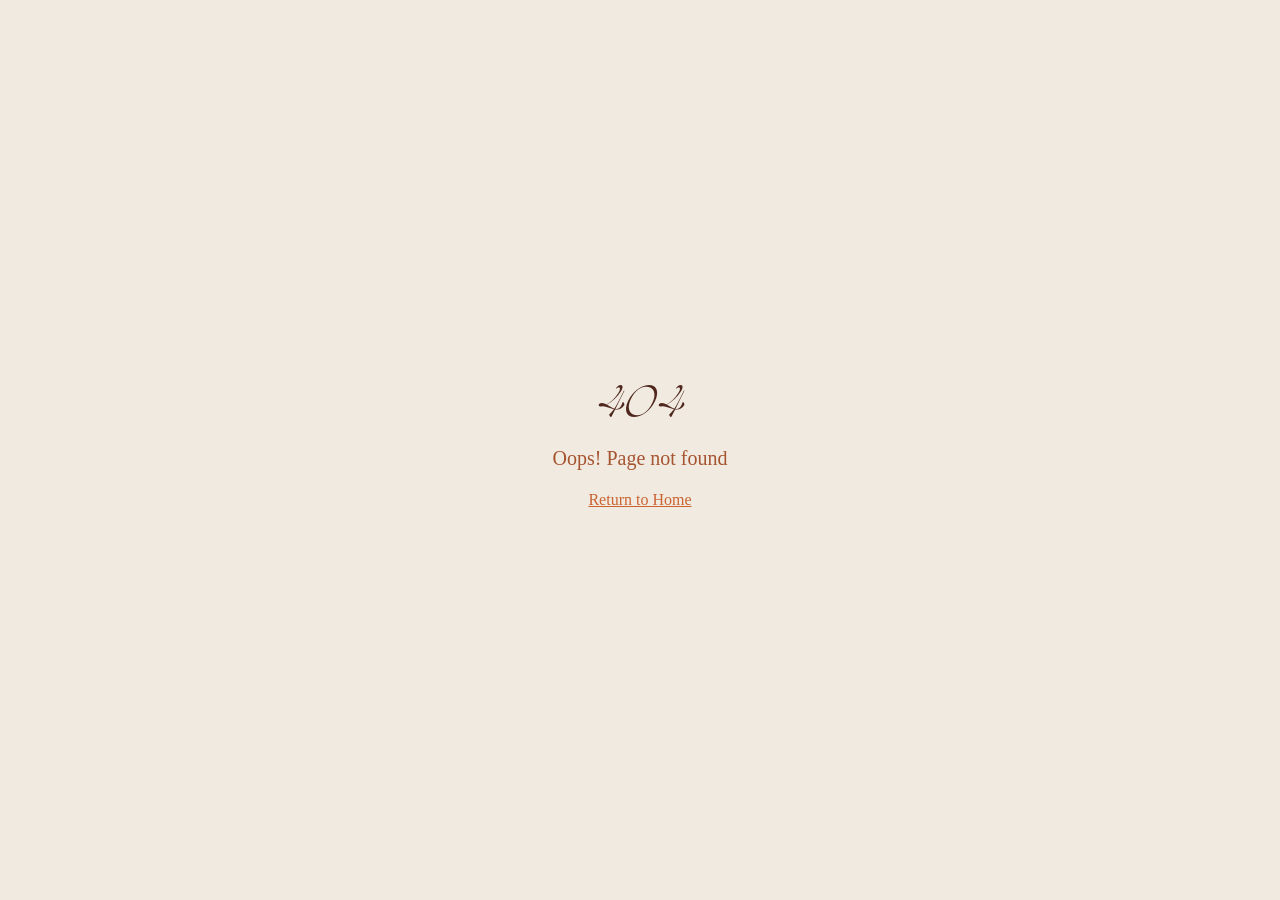
<file: index.html>
<!DOCTYPE html>
<html lang="en" class="light" translate="no" style="color-scheme: light only">
<head>
    <meta charset="UTF-8">
    <meta name="viewport" content="width=device-width, initial-scale=1.0">
    <base href="./">
        <link rel="preconnect" href="https://fonts.googleapis.com">
    <link rel="preconnect" href="https://fonts.gstatic.com" crossorigin>
    <link href="https://fonts.googleapis.com/css2?family=Corinthia:wght@400;700&family=Pinyon+Script&family=Great+Vibes&family=Alex+Brush&family=Amiri:ital,wght@0,400;0,700;1,400&family=Cairo:wght@400;600;700&display=swap" rel="stylesheet">
    <link rel="stylesheet" href="css/typekit-dup6afg.css?v=wy20261007">
    <link rel="stylesheet" href="css/index-CdlWTunV.css?v=wy20261007b">
    <title>Waleed &amp; Yasmin Wedding</title>
    <meta name="google" content="notranslate">
    <meta name="description" content="Waleed & Yasmin Wedding Invitation">
    <meta name="author" content="Waleed & Yasmin">
    <meta property="og:type" content="website">
    <meta property="og:title" content="Waleed &amp; Yasmin Wedding">
    <meta property="og:description" content="Waleed & Yasmin Wedding Invitation">
    <meta property="og:url" content="https://ebrahemmostafa.github.io/waleed-yasmeen-wedding/">
    <meta property="og:image" content="https://ebrahemmostafa.github.io/waleed-yasmeen-wedding/assets/l5e-images/og-image.jpg?v=wy20261007b">
    <meta property="og:image:secure_url" content="https://ebrahemmostafa.github.io/waleed-yasmeen-wedding/assets/l5e-images/og-image.jpg?v=wy20261007b">
    <meta property="og:image:type" content="image/jpeg">
    <meta property="og:image:width" content="1200">
    <meta property="og:image:height" content="630">
    <meta property="og:image:alt" content="Waleed &amp; Yasmin — 18 October 2026, Alturath Hall">
    <meta name="twitter:card" content="summary_large_image">
    <meta name="twitter:image" content="https://ebrahemmostafa.github.io/waleed-yasmeen-wedding/assets/l5e-images/og-image.jpg?v=wy20261007b">
    <meta name="twitter:site" content="@wedding">
    <meta name="twitter:title" content="Waleed &amp; Yasmin Wedding">
    <meta name="twitter:description" content="Waleed & Yasmin Wedding Invitation">
    <link rel="icon" type="image/x-icon" href="favicon.ico">
</head>
<body>
    <div id="root"></div>
    <script type="module" crossorigin src="./js/index-CNWoJd7e.js?v=wy20261007v"></script>
</body>
</html>
</file>
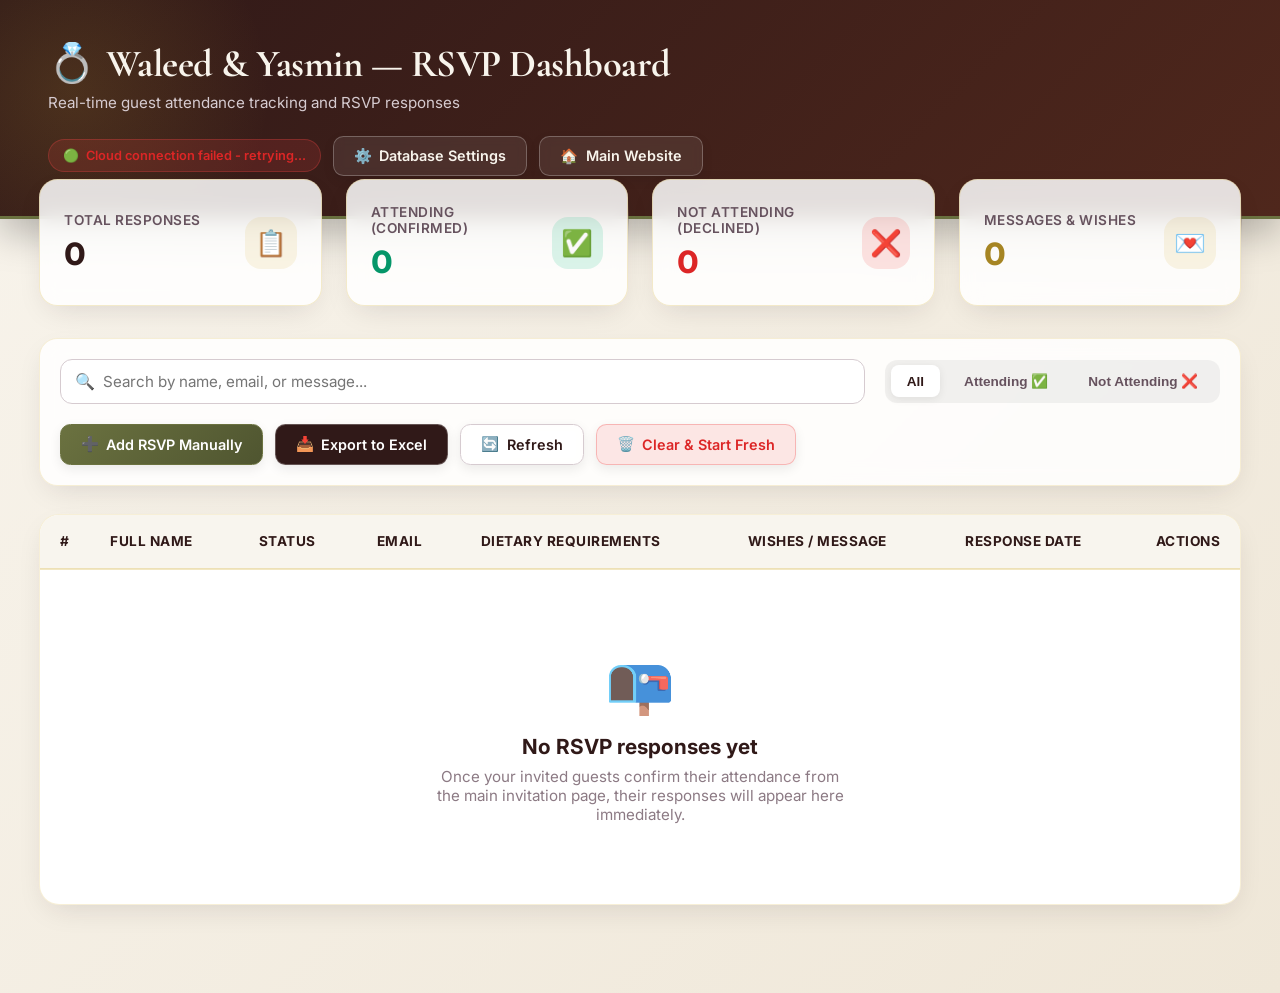
<file: admin.html>
<!DOCTYPE html>
<html lang="en" dir="ltr">
<head>
    <meta charset="UTF-8">
    <meta name="viewport" content="width=device-width, initial-scale=1.0">
    <title>Waleed & Yasmin — RSVP Guest Dashboard</title>
    <link rel="preconnect" href="https://fonts.googleapis.com">
    <link rel="preconnect" href="https://fonts.gstatic.com" crossorigin>
    <link href="https://fonts.googleapis.com/css2?family=Cormorant+Garamond:ital,wght@0,600;0,700;1,600&family=Inter:wght@400;500;600;700&family=Montserrat:wght@400;600;700;800&display=swap" rel="stylesheet">
    <style>
        :root {
            --plum: #301918;
            --plum-light: #4F271C;
            --ivory: #F8F4EC;
            --ivory-dark: #EFE7D8;
            --gold: #6B7240;
            --gold-light: #DCDDBF;
            --gold-dark: #4F5530;
            --success: #10B981;
            --danger: #EF4444;
            --card-bg: rgba(255, 255, 255, 0.85);
            --shadow: 0 10px 30px -10px rgba(42, 24, 34, 0.15);
        }

        * {
            box-sizing: border-box;
            margin: 0;
            padding: 0;
        }

        body {
            font-family: 'Inter', 'Montserrat', -apple-system, BlinkMacSystemFont, sans-serif;
            background: linear-gradient(135deg, var(--ivory) 0%, var(--ivory-dark) 100%);
            color: var(--plum);
            min-height: 100vh;
            padding-bottom: 3rem;
        }

        .header-bg {
            background: linear-gradient(135deg, var(--plum) 0%, var(--plum-light) 100%);
            color: var(--ivory);
            padding: 2.5rem 1.5rem;
            border-bottom: 3px solid var(--gold);
            box-shadow: 0 15px 35px rgba(0,0,0,0.25);
            position: relative;
            overflow: hidden;
        }

        .header-bg::before {
            content: '';
            position: absolute;
            top: -50%;
            left: -10%;
            width: 400px;
            height: 400px;
            background: radial-gradient(circle, rgba(212, 175, 55, 0.15) 0%, transparent 70%);
            pointer-events: none;
        }

        .container {
            width: 100%;
            max-width: 1250px;
            margin: 0 auto;
            padding: 0 1.5rem;
        }

        .header-content {
            display: flex;
            justify-content: space-between;
            align-items: center;
            flex-wrap: wrap;
            gap: 1.5rem;
            position: relative;
            z-index: 1;
        }

        .title-area h1 {
            font-family: 'Cormorant Garamond', serif;
            font-size: 2.4rem;
            font-weight: 700;
            letter-spacing: -0.5px;
            display: flex;
            align-items: center;
            gap: 0.65rem;
            color: var(--ivory);
        }

        .title-area p {
            font-size: 0.95rem;
            color: #D6CBD0;
            margin-top: 0.35rem;
        }

        .header-actions {
            display: flex;
            align-items: center;
            gap: 0.75rem;
            flex-wrap: wrap;
        }

        .btn {
            display: inline-flex;
            align-items: center;
            gap: 0.45rem;
            padding: 0.65rem 1.25rem;
            border-radius: 0.65rem;
            font-family: inherit;
            font-size: 0.9rem;
            font-weight: 600;
            cursor: pointer;
            transition: all 0.25s ease;
            text-decoration: none;
            border: 1px solid transparent;
            box-shadow: 0 4px 12px rgba(0,0,0,0.08);
        }

        .btn-gold {
            background: linear-gradient(135deg, var(--gold) 0%, var(--gold-dark) 100%);
            color: #fff;
            border-color: var(--gold);
        }

        .btn-gold:hover {
            transform: translateY(-2px);
            box-shadow: 0 6px 16px rgba(212, 175, 55, 0.35);
        }

        .btn-outline {
            background: rgba(255, 255, 255, 0.08);
            color: var(--ivory);
            border-color: rgba(255, 255, 255, 0.25);
            backdrop-filter: blur(5px);
        }

        .btn-outline:hover {
            background: rgba(255, 255, 255, 0.15);
            border-color: var(--gold);
        }

        .btn-danger {
            background: rgba(239, 68, 68, 0.12);
            color: #DC2626;
            border: 1px solid rgba(239, 68, 68, 0.3);
        }

        .btn-danger:hover {
            background: #DC2626;
            color: #fff;
        }

        .badge-status {
            display: inline-flex;
            align-items: center;
            gap: 0.4rem;
            padding: 0.5rem 0.9rem;
            border-radius: 2rem;
            font-size: 0.8rem;
            font-weight: 600;
            background: rgba(16, 185, 129, 0.15);
            color: #059669;
            border: 1px solid rgba(16, 185, 129, 0.3);
        }

        .badge-status.error {
            background: rgba(239, 68, 68, 0.15);
            color: #DC2626;
            border-color: rgba(239, 68, 68, 0.3);
        }

        /* KPI Cards Grid */
        .kpi-grid {
            display: grid;
            grid-template-columns: repeat(auto-fit, minmax(240px, 1fr));
            gap: 1.5rem;
            margin: -2.5rem auto 2rem auto;
            position: relative;
            z-index: 2;
        }

        .kpi-card {
            background: var(--card-bg);
            backdrop-filter: blur(10px);
            border: 1px solid rgba(212, 175, 55, 0.25);
            border-radius: 1.15rem;
            padding: 1.5rem;
            box-shadow: var(--shadow);
            display: flex;
            align-items: center;
            justify-content: space-between;
            transition: transform 0.25s ease;
        }

        .kpi-card:hover {
            transform: translateY(-4px);
        }

        .kpi-info h3 {
            font-size: 0.85rem;
            font-weight: 600;
            color: #66525E;
            text-transform: uppercase;
            letter-spacing: 0.5px;
            margin-bottom: 0.35rem;
        }

        .kpi-info .val {
            font-size: 2rem;
            font-weight: 700;
            color: var(--plum);
            font-family: 'Montserrat', sans-serif;
        }

        .kpi-icon {
            width: 52px;
            height: 52px;
            border-radius: 1rem;
            background: rgba(212, 175, 55, 0.12);
            display: flex;
            align-items: center;
            justify-content: center;
            font-size: 1.6rem;
        }

        /* Controls / Filter Bar */
        .controls-bar {
            background: var(--card-bg);
            backdrop-filter: blur(10px);
            border: 1px solid rgba(212, 175, 55, 0.2);
            border-radius: 1.15rem;
            padding: 1.25rem;
            box-shadow: var(--shadow);
            margin-bottom: 1.75rem;
            display: flex;
            flex-wrap: wrap;
            align-items: center;
            justify-content: space-between;
            gap: 1.25rem;
        }

        .search-box {
            flex: 1;
            min-width: 280px;
            position: relative;
        }

        .search-box input {
            width: 100%;
            padding: 0.75rem 1rem 0.75rem 2.6rem;
            border-radius: 0.75rem;
            border: 1px solid #D6CBD0;
            font-family: inherit;
            font-size: 0.95rem;
            background: #fff;
            color: var(--plum);
            outline: none;
            transition: border-color 0.25s ease;
        }

        .search-box input:focus {
            border-color: var(--gold);
            box-shadow: 0 0 0 3px rgba(212, 175, 55, 0.2);
        }

        .search-box .icon-search {
            position: absolute;
            left: 0.95rem;
            top: 50%;
            transform: translateY(-50%);
            color: #8C7A84;
            pointer-events: none;
        }

        .filter-tabs {
            display: flex;
            gap: 0.5rem;
            background: rgba(0,0,0,0.05);
            padding: 0.35rem;
            border-radius: 0.75rem;
        }

        .filter-tab {
            padding: 0.5rem 1rem;
            border-radius: 0.5rem;
            font-size: 0.85rem;
            font-weight: 700;
            cursor: pointer;
            border: none;
            background: transparent;
            color: #66525E;
            transition: all 0.2s ease;
        }

        .filter-tab.active {
            background: #fff;
            color: var(--plum);
            box-shadow: 0 2px 8px rgba(0,0,0,0.08);
        }

        .table-card {
            background: #fff;
            border: 1px solid rgba(212, 175, 55, 0.2);
            border-radius: 1.25rem;
            box-shadow: var(--shadow);
            overflow: hidden;
            margin-bottom: 2.5rem;
        }

        .table-responsive {
            overflow-x: auto;
        }

        table {
            width: 100%;
            border-collapse: collapse;
            text-align: left;
        }

        thead {
            background: #F8F5EE;
            border-bottom: 2px solid rgba(212, 175, 55, 0.3);
        }

        th {
            padding: 1.15rem 1.25rem;
            font-weight: 700;
            font-size: 0.85rem;
            text-transform: uppercase;
            letter-spacing: 0.5px;
            color: var(--plum);
            white-space: nowrap;
        }

        td {
            padding: 1.15rem 1.25rem;
            border-bottom: 1px solid #EEE9E5;
            font-size: 0.95rem;
            color: var(--plum);
            vertical-align: middle;
        }

        tr:last-child td {
            border-bottom: none;
        }

        tbody tr {
            transition: background 0.2s ease;
        }

        tbody tr:hover {
            background: #FAF8F5;
        }

        .status-pill {
            display: inline-flex;
            align-items: center;
            gap: 0.35rem;
            padding: 0.35rem 0.8rem;
            border-radius: 2rem;
            font-size: 0.85rem;
            font-weight: 600;
            white-space: nowrap;
        }

        .status-pill.yes {
            background: rgba(16, 185, 129, 0.12);
            color: #059669;
        }

        .status-pill.no {
            background: rgba(239, 68, 68, 0.12);
            color: #DC2626;
        }

        .btn-delete {
            background: none;
            border: 1px solid #D6CBD0;
            color: #DC2626;
            border-radius: 0.5rem;
            padding: 0.35rem 0.65rem;
            font-size: 0.8rem;
            font-weight: 600;
            cursor: pointer;
            transition: all 0.2s ease;
        }

        .btn-delete:hover {
            background: #DC2626;
            color: #fff;
            border-color: #DC2626;
        }

        /* Empty state */
        .empty-state {
            text-align: center;
            padding: 5rem 1.5rem;
            color: #8C7A84;
        }

        .empty-state .icon {
            font-size: 3.5rem;
            margin-bottom: 1rem;
            opacity: 0.8;
        }

        .empty-state h3 {
            font-size: 1.3rem;
            color: var(--plum);
            margin-bottom: 0.5rem;
        }

        .empty-state p {
            max-width: 420px;
            margin: 0 auto;
            font-size: 0.95rem;
        }

        /* Modal styling */
        .modal-overlay {
            position: fixed;
            top: 0;
            left: 0;
            right: 0;
            bottom: 0;
            background: rgba(42, 24, 34, 0.6);
            backdrop-filter: blur(4px);
            z-index: 1000;
            display: flex;
            align-items: center;
            justify-content: center;
            opacity: 0;
            pointer-events: none;
            transition: all 0.25s ease;
            padding: 1.5rem;
        }

        .modal-overlay.active {
            opacity: 1;
            pointer-events: auto;
        }

        .modal-box {
            background: #fff;
            border-radius: 1.25rem;
            width: 100%;
            max-width: 500px;
            padding: 2rem;
            box-shadow: 0 25px 50px -12px rgba(0, 0, 0, 0.25);
            transform: scale(0.95);
            transition: all 0.25s ease;
        }

        .modal-overlay.active .modal-box {
            transform: scale(1);
        }

        .modal-header {
            display: flex;
            justify-content: space-between;
            align-items: center;
            margin-bottom: 1.5rem;
            border-bottom: 1px solid #EEE9E5;
            padding-bottom: 1rem;
        }

        .modal-header h3 {
            font-size: 1.3rem;
            color: var(--plum);
            font-weight: 700;
        }

        .form-group {
            margin-bottom: 1.25rem;
        }

        .form-group label {
            display: block;
            margin-bottom: 0.4rem;
            font-weight: 600;
            font-size: 0.9rem;
            color: var(--plum);
        }

        .form-group input,
        .form-group select,
        .form-group textarea {
            width: 100%;
            padding: 0.75rem 1rem;
            border-radius: 0.65rem;
            border: 1px solid #D6CBD0;
            font-family: inherit;
            font-size: 0.95rem;
            background: #fff;
            color: var(--plum);
            outline: none;
        }

        .form-group input:focus,
        .form-group select:focus,
        .form-group textarea:focus {
            border-color: var(--gold);
        }

        .modal-footer {
            display: flex;
            justify-content: flex-end;
            gap: 0.75rem;
            margin-top: 1.75rem;
        }

        /* Settings drawer/panel */
        .settings-panel {
            background: rgba(42, 24, 34, 0.05);
            border: 1px dashed var(--gold);
            border-radius: 1rem;
            padding: 1.5rem;
            margin-bottom: 2rem;
            display: none;
        }

        .settings-panel.active {
            display: block;
        }

        .settings-panel h4 {
            font-size: 1rem;
            margin-bottom: 0.5rem;
            color: var(--plum);
        }

        .settings-panel p {
            font-size: 0.85rem;
            color: #66525E;
            margin-bottom: 1rem;
        }
    </style>
</head>
<body>

    <header class="header-bg">
        <div class="container header-content">
            <div class="title-area">
                <h1>
                    <span>💍</span>
                    <span>Waleed & Yasmin — RSVP Dashboard</span>
                </h1>
                <p>Real-time guest attendance tracking and RSVP responses</p>
            </div>
            <div class="header-actions">
                <span id="status-badge" class="badge-status">
                    <span>🟢</span>
                    <span id="status-text">Connected to Global Cloud DB</span>
                </span>
                <button onclick="toggleSettings()" class="btn btn-outline" title="Database Settings">
                    <span>⚙️</span>
                    <span>Database Settings</span>
                </button>
                <a href="index.html" class="btn btn-outline">
                    <span>🏠</span>
                    <span>Main Website</span>
                </a>
            </div>
        </div>
    </header>

    <main class="container">
        <!-- KPI Cards Grid -->
        <div class="kpi-grid">
            <div class="kpi-card">
                <div class="kpi-info">
                    <h3>Total Responses</h3>
                    <div class="val" id="kpi-total">0</div>
                </div>
                <div class="kpi-icon">📋</div>
            </div>
            <div class="kpi-card">
                <div class="kpi-info">
                    <h3>Attending (Confirmed)</h3>
                    <div class="val" id="kpi-yes" style="color: #059669;">0</div>
                </div>
                <div class="kpi-icon" style="background: rgba(16, 185, 129, 0.15);">✅</div>
            </div>
            <div class="kpi-card">
                <div class="kpi-info">
                    <h3>Not Attending (Declined)</h3>
                    <div class="val" id="kpi-no" style="color: #DC2626;">0</div>
                </div>
                <div class="kpi-icon" style="background: rgba(239, 68, 68, 0.15);">❌</div>
            </div>
            <div class="kpi-card">
                <div class="kpi-info">
                    <h3>Messages & Wishes</h3>
                    <div class="val" id="kpi-messages" style="color: #A68523;">0</div>
                </div>
                <div class="kpi-icon">💌</div>
            </div>
        </div>

        <!-- Settings Panel -->
        <div id="settings-panel" class="settings-panel">
            <h4>⚙️ Global Cloud Database Settings (JSONBlob)</h4>
            <p>All RSVP responses are stored automatically in a permanent cloud database for Waleed & Yasmin's wedding, alongside a local backup in your browser.</p>
            <div style="display: flex; gap: 0.75rem; flex-wrap: wrap;">
                <input type="text" id="db-url-input" placeholder="Cloud Database URL (Endpoint)" style="flex: 1; min-width: 280px; padding: 0.65rem 1rem; border-radius: 0.5rem; border: 1px solid #D6CBD0;">
                <button onclick="saveCustomDb()" class="btn btn-gold">Save Settings</button>
                <button onclick="resetCustomDb()" class="btn btn-outline" style="color: var(--plum); border-color: #D6CBD0;">Restore Default DB</button>
            </div>
        </div>

        <!-- Controls Bar -->
        <div class="controls-bar">
            <div class="search-box">
                <span class="icon-search">🔍</span>
                <input type="text" id="search-input" placeholder="Search by name, email, or message..." oninput="filterAndRender()">
            </div>

            <div class="filter-tabs">
                <button class="filter-tab active" onclick="setFilter('all', this)">All</button>
                <button class="filter-tab" onclick="setFilter('yes', this)">Attending ✅</button>
                <button class="filter-tab" onclick="setFilter('no', this)">Not Attending ❌</button>
            </div>

            <div style="display: flex; gap: 0.75rem; flex-wrap: wrap;">
                <button onclick="openAddModal()" class="btn btn-gold">
                    <span>➕</span>
                    <span>Add RSVP Manually</span>
                </button>
                <button onclick="exportToCSV()" class="btn btn-outline" style="background: var(--plum); color: #fff;">
                    <span>📥</span>
                    <span>Export to Excel</span>
                </button>
                <button onclick="loadData()" class="btn btn-outline" style="color: var(--plum); border-color: #D6CBD0;" title="Refresh Data">
                    <span>🔄</span>
                    <span>Refresh</span>
                </button>
                <button onclick="confirmResetDatabase()" class="btn btn-danger" title="Clear all responses and start fresh">
                    <span>🗑️</span>
                    <span>Clear & Start Fresh</span>
                </button>
            </div>
        </div>

        <!-- Table Card -->
        <div class="table-card">
            <div class="table-responsive">
                <table>
                    <thead>
                        <tr>
                            <th style="width: 50px;">#</th>
                            <th>Full Name</th>
                            <th>Status</th>
                            <th>Email</th>
                            <th>Dietary Requirements</th>
                            <th>Wishes / Message</th>
                            <th>Response Date</th>
                            <th style="width: 80px;">Actions</th>
                        </tr>
                    </thead>
                    <tbody id="table-body">
                        <!-- Rows rendered dynamically -->
                    </tbody>
                </table>
            </div>

            <div id="empty-state" class="empty-state" style="display: none;">
                <div class="icon">📭</div>
                <h3>No RSVP responses yet</h3>
                <p>Once your invited guests confirm their attendance from the main invitation page, their responses will appear here immediately.</p>
            </div>
        </div>
    </main>

    <!-- Add Manual RSVP Modal -->
    <div id="add-modal" class="modal-overlay">
        <div class="modal-box">
            <div class="modal-header">
                <h3>Add Guest RSVP Manually</h3>
                <button onclick="closeAddModal()" style="background: none; border: none; font-size: 1.5rem; cursor: pointer;">&times;</button>
            </div>
            <form id="add-form" onsubmit="handleManualSubmit(event)">
                <div class="form-group">
                    <label>Full Name *</label>
                    <input type="text" id="add-name" required placeholder="e.g. Ahmed Mahmoud">
                </div>
                <div class="form-group">
                    <label>Attendance Status *</label>
                    <select id="add-attendance">
                        <option value="yes">Attending (Yes)</option>
                        <option value="no">Not Attending (No)</option>
                    </select>
                </div>
                <div class="form-group">
                    <label>Email (Optional)</label>
                    <input type="email" id="add-email" placeholder="example@email.com">
                </div>
                <div class="form-group">
                    <label>Dietary Requirements (Optional)</label>
                    <input type="text" id="add-dietary" placeholder="e.g. Food allergy, Plus one, etc.">
                </div>
                <div class="form-group">
                    <label>Message or Wishes (Optional)</label>
                    <textarea id="add-message" rows="3" placeholder="Write a message to the bride & groom..."></textarea>
                </div>
                <div class="modal-footer">
                    <button type="button" onclick="closeAddModal()" class="btn btn-outline" style="color: var(--plum); border-color: #D6CBD0;">Cancel</button>
                    <button type="submit" class="btn btn-gold">Add Response</button>
                </div>
            </form>
        </div>
    </div>

    <script>
        // Dedicated permanent Cloud Database URL for Waleed & Yasmin wedding RSVPs
        const DEFAULT_DB_URL = "https://jsonblob.com/api/jsonBlob/019fbcea-2021-7333-9dce-a4077ddee73d";

        function getDbUrl() {
            return localStorage.getItem('custom_rsvp_db') || DEFAULT_DB_URL;
        }

        let allResponses = [];
        let currentFilter = 'all';

        // Load data on start
        window.addEventListener('DOMContentLoaded', () => {
            document.getElementById('db-url-input').value = getDbUrl();
            loadData();
        });

        async function loadData() {
            const badge = id('status-badge');
            const text = id('status-text');
            badge.classList.remove('error');
            text.textContent = 'Syncing...';

            try {
                const res = await fetch(getDbUrl() + "?t=" + Date.now(), { cache: 'no-store' });
                if (res.ok) {
                    const data = await res.json();
                    allResponses = Array.isArray(data) ? data : [];
                    // Keep local storage in sync
                    localStorage.setItem('rsvp_responses', JSON.stringify(allResponses));
                    text.textContent = 'Connected to Global Cloud DB';
                } else {
                    throw new Error('Server returned ' + res.status);
                }
            } catch (err) {
                console.warn('Could not load from Cloud DB, using localStorage backup:', err);
                const localData = localStorage.getItem('rsvp_responses');
                allResponses = localData ? JSON.parse(localData) : [];
                badge.classList.add('error');
                text.textContent = 'Cloud connection failed - retrying...';
            }

            filterAndRender();
        }

        async function saveToCloud(newList) {
            allResponses = newList;
            localStorage.setItem('rsvp_responses', JSON.stringify(newList));
            filterAndRender();

            try {
                await fetch(getDbUrl(), {
                    method: 'PUT',
                    headers: {
                        'Content-Type': 'application/json'
                    },
                    body: JSON.stringify(newList)
                });
                id('status-badge').classList.remove('error');
                id('status-text').textContent = 'Connected to Global Cloud DB';
            } catch (err) {
                console.error('Failed to sync to cloud DB:', err);
                id('status-badge').classList.add('error');
                id('status-text').textContent = 'Cloud save failed - retrying...';
            }
        }

        function filterAndRender() {
            const query = id('search-input').value.trim().toLowerCase();
            const filtered = allResponses.filter(item => {
                const matchFilter = currentFilter === 'all' || item.attendance === currentFilter;
                const name = (item.full_name || '').toLowerCase();
                const email = (item.email || '').toLowerCase();
                const msg = (item.message || '').toLowerCase();
                const matchQuery = !query || name.includes(query) || email.includes(query) || msg.includes(query);
                return matchFilter && matchQuery;
            });

            // Update KPIs
            id('kpi-total').textContent = allResponses.length;
            id('kpi-yes').textContent = allResponses.filter(r => r.attendance === 'yes').length;
            id('kpi-no').textContent = allResponses.filter(r => r.attendance === 'no').length;
            id('kpi-messages').textContent = allResponses.filter(r => (r.message || '').trim() !== '').length;

            renderTable(filtered);
        }

        function renderTable(list) {
            const tbody = id('table-body');
            const emptyState = id('empty-state');
            tbody.innerHTML = '';

            if (list.length === 0) {
                emptyState.style.display = 'block';
                return;
            }
            emptyState.style.display = 'none';

            // Sort newest first
            const sorted = [...list].sort((a, b) => new Date(b.created_at || 0) - new Date(a.created_at || 0));

            sorted.forEach((item, index) => {
                const tr = document.createElement('tr');
                const isYes = item.attendance === 'yes';
                const dateStr = item.created_at ? new Date(item.created_at).toLocaleString('en-US', {
                    year: 'numeric',
                    month: 'short',
                    day: 'numeric',
                    hour: '2-digit',
                    minute: '2-digit'
                }) : '-';

                tr.innerHTML = `
                    <td><strong>${sorted.length - index}</strong></td>
                    <td><strong style="color: var(--plum);">${escapeHtml(item.full_name || 'Anonymous')}</strong></td>
                    <td>
                        <span class="status-pill ${isYes ? 'yes' : 'no'}">
                            <span>${isYes ? '✅' : '❌'}</span>
                            <span>${isYes ? 'Attending' : 'Not Attending'}</span>
                        </span>
                    </td>
                    <td>${escapeHtml(item.email || '-')}</td>
                    <td>${escapeHtml(item.dietary_requirements || '-')}</td>
                    <td style="max-width: 250px; line-height: 1.5; color: #55444C;">
                        ${escapeHtml(item.message || '-')}
                    </td>
                    <td style="font-size: 0.85rem; color: #8C7A84;">${dateStr}</td>
                    <td>
                        <button onclick="deleteResponse('${item.id || item.created_at}')" class="btn-delete" title="Delete this response">Delete</button>
                    </td>
                `;
                tbody.appendChild(tr);
            });
        }

        function setFilter(filter, btn) {
            currentFilter = filter;
            document.querySelectorAll('.filter-tab').forEach(t => t.classList.remove('active'));
            btn.classList.add('active');
            filterAndRender();
        }

        function deleteResponse(idOrDate) {
            if (!confirm('Are you sure you want to delete this RSVP response?')) return;
            const newList = allResponses.filter(item => (item.id || item.created_at) !== idOrDate);
            saveToCloud(newList);
        }

        async function confirmResetDatabase() {
            const confirmed = confirm('Are you sure you want to clear all RSVP responses and start a fresh database? (This cannot be undone)');
            if (!confirmed) return;

            await saveToCloud([]);
            alert('All RSVP responses have been cleared and a fresh database has been started successfully ✅');
        }

        function openAddModal() {
            id('add-modal').classList.add('active');
        }

        function closeAddModal() {
            id('add-modal').classList.remove('active');
            id('add-form').reset();
        }

        async function handleManualSubmit(e) {
            e.preventDefault();
            const name = id('add-name').value.trim();
            const attendance = id('add-attendance').value;
            const email = id('add-email').value.trim();
            const dietary = id('add-dietary').value.trim();
            const message = id('add-message').value.trim();

            const newRsvp = {
                id: Date.now() + '-' + Math.random().toString(36).substr(2, 5),
                full_name: name,
                attendance: attendance,
                email: email,
                dietary_requirements: dietary,
                message: message,
                created_at: new Date().toISOString()
            };

            const newList = [...allResponses, newRsvp];
            await saveToCloud(newList);
            closeAddModal();
        }

        function exportToCSV() {
            if (allResponses.length === 0) {
                alert('No responses available to export');
                return;
            }

            // UTF-8 BOM so Excel opens correctly
            let csv = '\uFEFF';
            csv += 'Full Name,Attendance Status,Email,Dietary Requirements,Wishes / Message,Response Date\n';

            allResponses.forEach(item => {
                const name = `"${(item.full_name || '').replace(/"/g, '""')}"`;
                const status = item.attendance === 'yes' ? '"Attending"' : '"Not Attending"';
                const email = `"${(item.email || '').replace(/"/g, '""')}"`;
                const dietary = `"${(item.dietary_requirements || '').replace(/"/g, '""')}"`;
                const msg = `"${(item.message || '').replace(/"/g, '""')}"`;
                const date = `"${item.created_at || ''}"`;
                csv += `${name},${status},${email},${dietary},${msg},${date}\n`;
            });

            const blob = new Blob([csv], { type: 'text/csv;charset=utf-8;' });
            const link = document.createElement('a');
            const url = URL.createObjectURL(blob);
            link.setAttribute('href', url);
            link.setAttribute('download', `Waleed-Yasmin-RSVPs-${new Date().toISOString().slice(0, 10)}.csv`);
            document.body.appendChild(link);
            link.click();
            document.body.removeChild(link);
        }

        function toggleSettings() {
            id('settings-panel').classList.toggle('active');
        }

        function saveCustomDb() {
            const url = id('db-url-input').value.trim();
            if (!url) {
                alert('Please enter a valid URL');
                return;
            }
            localStorage.setItem('custom_rsvp_db', url);
            alert('Database URL saved successfully.');
            loadData();
        }

        function resetCustomDb() {
            localStorage.removeItem('custom_rsvp_db');
            id('db-url-input').value = DEFAULT_DB_URL;
            alert('Default cloud database restored successfully.');
            loadData();
        }

        function id(elId) {
            return document.getElementById(elId);
        }

        function escapeHtml(str) {
            if (!str) return '';
            return String(str)
                .replace(/&/g, "&amp;")
                .replace(/</g, "&lt;")
                .replace(/>/g, "&gt;")
                .replace(/"/g, "&quot;")
                .replace(/'/g, "&#039;");
        }
    </script>
</body>
</html>
</file>
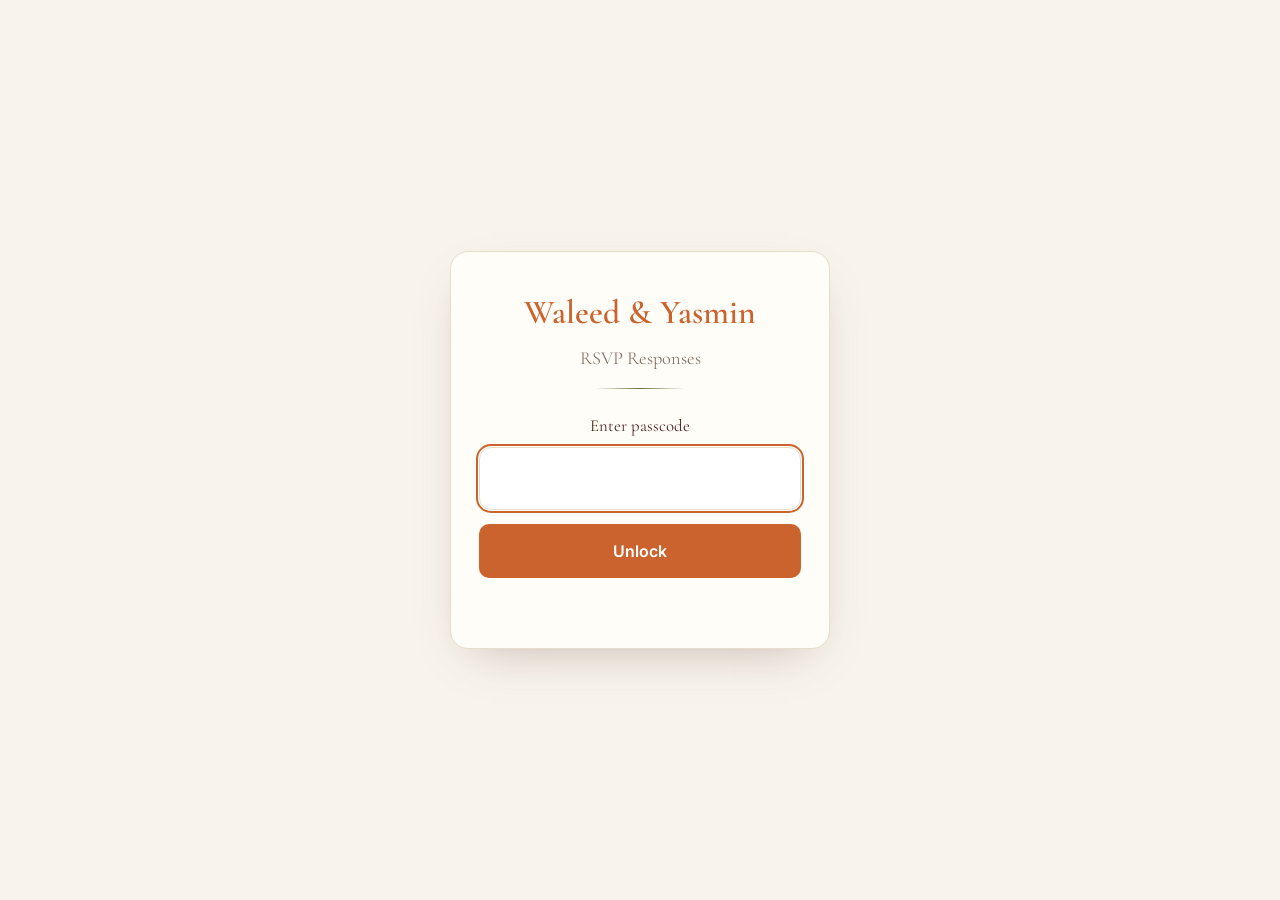
<file: rsvp-dashboard.html>
<!DOCTYPE html>
<html lang="en">
<head>
    <meta charset="UTF-8">
    <meta name="viewport" content="width=device-width, initial-scale=1.0">
    <meta name="robots" content="noindex, nofollow">
    <title>Waleed &amp; Yasmin — RSVP Responses</title>
    <link rel="icon" type="image/x-icon" href="favicon.ico">
    <link rel="preconnect" href="https://fonts.googleapis.com">
    <link rel="preconnect" href="https://fonts.gstatic.com" crossorigin>
    <link href="https://fonts.googleapis.com/css2?family=Cormorant+Garamond:ital,wght@0,500;0,600;0,700;1,500&family=Inter:wght@400;500;600&display=swap" rel="stylesheet">
    <style>
        :root {
            --tuscany: #CB632F;
            --paarl: #A65330;
            --red-robin: #833922;
            --cocoa: #4F271C;
            --eclipse: #301918;
            --olive: #6B7240;
            --olive-soft: #E4E5CF;
            --off-white: #F8F4EC;
            --paper: #FFFDF8;
            --line: #E6DDCB;
            --muted: #8A7468;
        }

        * { box-sizing: border-box; }

        body {
            margin: 0;
            background: var(--off-white);
            color: var(--eclipse);
            font-family: 'Inter', system-ui, sans-serif;
            font-size: 15px;
            line-height: 1.5;
        }

        h1, h2, .serif { font-family: 'Cormorant Garamond', Georgia, serif; }

        button, input, select { font: inherit; }

        .hidden { display: none !important; }

        /* Lock screen */
        .lock {
            min-height: 100vh;
            display: flex;
            align-items: center;
            justify-content: center;
            padding: 24px 16px;
        }

        .lock-card {
            width: 100%;
            max-width: 380px;
            background: var(--paper);
            border: 1px solid var(--line);
            border-radius: 18px;
            padding: 36px 28px;
            text-align: center;
            box-shadow: 0 18px 50px -24px rgba(79, 39, 28, .35);
        }

        .lock-card h1 {
            margin: 0;
            font-size: 2.1rem;
            color: var(--tuscany);
            font-weight: 600;
        }

        .lock-card p { margin: 6px 0 24px; color: var(--muted); }

        .rule {
            width: 90px;
            height: 1px;
            margin: 14px auto 0;
            background: linear-gradient(90deg, transparent, var(--olive), transparent);
        }

        .passcode {
            width: 100%;
            padding: 14px 16px;
            border: 1px solid var(--line);
            border-radius: 12px;
            background: #fff;
            text-align: center;
            font-size: 1.4rem;
            letter-spacing: .5em;
            color: var(--eclipse);
        }

        .passcode:focus, .search:focus, .filter:focus {
            outline: 2px solid var(--tuscany);
            outline-offset: 1px;
        }

        .btn {
            display: inline-flex;
            align-items: center;
            justify-content: center;
            gap: 8px;
            padding: 11px 18px;
            border-radius: 10px;
            border: 1px solid transparent;
            cursor: pointer;
            font-weight: 600;
            font-size: .9rem;
            transition: background .2s, color .2s, border-color .2s;
        }

        .btn-primary { background: var(--tuscany); color: #fff; }
        .btn-primary:hover { background: var(--paarl); }
        .btn-primary:disabled { opacity: .6; cursor: wait; }
        .btn-ghost { background: transparent; color: var(--cocoa); border-color: var(--line); }
        .btn-ghost:hover { border-color: var(--olive); color: var(--olive); }
        .btn-block { width: 100%; margin-top: 14px; padding: 14px; font-size: 1rem; }

        .error {
            min-height: 1.5em;
            margin-top: 12px;
            color: #B42318;
            font-size: .9rem;
        }

        /* Dashboard */
        header {
            background: var(--eclipse);
            color: var(--off-white);
            border-bottom: 3px solid var(--olive);
        }

        .header-inner {
            max-width: 1180px;
            margin: 0 auto;
            padding: 18px 16px;
            display: flex;
            flex-wrap: wrap;
            align-items: center;
            justify-content: space-between;
            gap: 12px;
        }

        header h1 { margin: 0; font-size: 1.7rem; font-weight: 600; }
        header h1 span { color: #E9A47E; }
        header .btn-ghost { color: var(--off-white); border-color: rgba(248, 244, 236, .3); }
        header .btn-ghost:hover { color: #fff; border-color: #fff; }

        main { max-width: 1180px; margin: 0 auto; padding: 24px 16px 48px; }

        .stats {
            display: grid;
            grid-template-columns: repeat(auto-fit, minmax(160px, 1fr));
            gap: 14px;
            margin-bottom: 22px;
        }

        .stat {
            background: var(--paper);
            border: 1px solid var(--line);
            border-radius: 14px;
            padding: 16px 18px;
        }

        .stat .label {
            font-size: .75rem;
            letter-spacing: .12em;
            text-transform: uppercase;
            color: var(--muted);
        }

        .stat .value {
            font-family: 'Cormorant Garamond', Georgia, serif;
            font-size: 2.4rem;
            font-weight: 700;
            line-height: 1.1;
            color: var(--eclipse);
            font-variant-numeric: tabular-nums;
        }

        .stat.yes .value { color: var(--olive); }
        .stat.no .value { color: var(--red-robin); }

        .toolbar {
            display: flex;
            flex-wrap: wrap;
            gap: 10px;
            align-items: center;
            margin-bottom: 14px;
        }

        .search, .filter {
            padding: 10px 14px;
            border: 1px solid var(--line);
            border-radius: 10px;
            background: #fff;
            color: var(--eclipse);
        }

        .search { flex: 1 1 220px; min-width: 0; }
        .toolbar .spacer { flex: 1 1 0; }

        .updated { color: var(--muted); font-size: .8rem; margin: 0 0 10px; }

        .table-wrap {
            background: var(--paper);
            border: 1px solid var(--line);
            border-radius: 14px;
            overflow-x: auto;
        }

        table { width: 100%; border-collapse: collapse; min-width: 760px; }

        th, td {
            padding: 12px 14px;
            text-align: left;
            vertical-align: top;
            border-bottom: 1px solid var(--line);
        }

        th {
            font-size: .72rem;
            letter-spacing: .12em;
            text-transform: uppercase;
            color: var(--muted);
            background: #FBF7EF;
            font-weight: 600;
            white-space: nowrap;
        }

        tbody tr:last-child td { border-bottom: 0; }
        tbody tr:hover { background: #FCF8F1; }

        td.num { color: var(--muted); font-variant-numeric: tabular-nums; width: 44px; }
        td.name { font-weight: 600; color: var(--cocoa); }
        td.msg { max-width: 320px; white-space: pre-wrap; word-break: break-word; color: #5C4A40; }
        td.date { white-space: nowrap; color: var(--muted); font-size: .85rem; }

        .pill {
            display: inline-block;
            padding: 3px 10px;
            border-radius: 999px;
            font-size: .78rem;
            font-weight: 600;
            white-space: nowrap;
        }

        .pill.yes { background: var(--olive-soft); color: #4F5530; }
        .pill.no { background: #F6DED3; color: var(--red-robin); }

        .btn-delete {
            background: transparent;
            border: 1px solid #EBC9BA;
            color: var(--red-robin);
            padding: 6px 12px;
            border-radius: 8px;
            cursor: pointer;
            font-size: .8rem;
        }

        .btn-delete:hover { background: var(--red-robin); color: #fff; border-color: var(--red-robin); }

        .empty { padding: 40px 16px; text-align: center; color: var(--muted); }
    </style>
</head>
<body>

    <section id="lockScreen" class="lock">
        <form id="lockForm" class="lock-card" autocomplete="off">
            <h1>Waleed &amp; Yasmin</h1>
            <p class="serif" style="font-size:1.15rem">RSVP Responses</p>
            <div class="rule" style="margin:-8px auto 24px"></div>
            <label for="passcode" class="serif" style="display:block;margin-bottom:8px;color:var(--cocoa);font-size:1.05rem">Enter passcode</label>
            <input id="passcode" class="passcode" type="password" inputmode="numeric" autocomplete="off" required>
            <button id="unlockBtn" class="btn btn-primary btn-block" type="submit">Unlock</button>
            <div id="lockError" class="error" role="alert"></div>
        </form>
    </section>

    <div id="dashboard" class="hidden">
        <header>
            <div class="header-inner">
                <h1>Waleed <span>&amp;</span> Yasmin · RSVPs</h1>
                <div style="display:flex;gap:8px;flex-wrap:wrap">
                    <button id="refreshBtn" class="btn btn-ghost" type="button">Refresh</button>
                    <button id="exportBtn" class="btn btn-primary" type="button">Export CSV</button>
                    <button id="lockBtn" class="btn btn-ghost" type="button">Lock</button>
                </div>
            </div>
        </header>

        <main>
            <div class="stats">
                <div class="stat"><div class="label">Total responses</div><div id="statTotal" class="value">0</div></div>
                <div class="stat yes"><div class="label">Attending</div><div id="statYes" class="value">0</div></div>
                <div class="stat no"><div class="label">Not attending</div><div id="statNo" class="value">0</div></div>
            </div>

            <div class="toolbar">
                <input id="search" class="search" type="search" placeholder="Search name, email or message…" aria-label="Search responses">
                <select id="filter" class="filter" aria-label="Filter by attendance">
                    <option value="all">All responses</option>
                    <option value="yes">Attending</option>
                    <option value="no">Not attending</option>
                </select>
            </div>
            <p id="updated" class="updated"></p>

            <div class="table-wrap">
                <table>
                    <thead>
                        <tr>
                            <th>#</th>
                            <th>Name</th>
                            <th>Status</th>
                            <th>Email</th>
                            <th>Message</th>
                            <th>Date</th>
                            <th></th>
                        </tr>
                    </thead>
                    <tbody id="rows"></tbody>
                </table>
                <div id="empty" class="empty hidden">No responses yet.</div>
            </div>
            <div id="dashError" class="error" role="alert"></div>
        </main>
    </div>

    <script>
        const SUPABASE_URL = "https://jcuqwcwkowtjxcykstlf.supabase.co";
        // Public (publishable) key, same one the invitation site uses. Data access is
        // enforced in the database: responses are only returned for the right passcode.
        const SUPABASE_ANON_KEY = "sb_publishable_BFtrH3u_sv9zat6B9SALyw_nS7Pajaa";
        const AUTH_HEADERS = SUPABASE_ANON_KEY.startsWith("sb_")
            ? { apikey: SUPABASE_ANON_KEY }
            : { apikey: SUPABASE_ANON_KEY, Authorization: `Bearer ${SUPABASE_ANON_KEY}` };
        const SESSION_KEY = "wy_dashboard_passcode";

        let passcode = "";
        let responses = [];

        const $ = id => document.getElementById(id);

        const ERRORS = {
            wrong: "Wrong passcode.",
            locked: "Too many wrong attempts. Please wait and try again later."
        };

        async function rpc(fn, body) {
            const res = await fetch(`${SUPABASE_URL}/rest/v1/rpc/${fn}`, {
                method: "POST",
                headers: {
                    "Content-Type": "application/json",
                    ...AUTH_HEADERS
                },
                body: JSON.stringify(body)
            });
            if (res.status === 404) {
                throw new Error("The database isn't set up yet. Run supabase/wy_setup.sql and supabase/wy_responses_dashboard.sql in Supabase.");
            }
            if (!res.ok) throw new Error(`Server error (${res.status}). Please try again.`);
            const data = await res.json();
            if (!data || data.ok !== true) {
                throw Object.assign(new Error(ERRORS[data && data.error] || "Request failed."), { code: data && data.error });
            }
            return data;
        }

        function escapeHtml(value) {
            return String(value ?? "").replace(/[&<>"']/g, c => ({
                "&": "&amp;", "<": "&lt;", ">": "&gt;", '"': "&quot;", "'": "&#39;"
            }[c]));
        }

        function formatDate(iso) {
            if (!iso) return "—";
            return new Date(iso).toLocaleString("en-GB", {
                day: "numeric", month: "short", year: "numeric", hour: "2-digit", minute: "2-digit"
            });
        }

        function filtered() {
            const q = $("search").value.trim().toLowerCase();
            const f = $("filter").value;
            return responses.filter(r => {
                if (f !== "all" && r.attendance !== f) return false;
                if (!q) return true;
                return [r.full_name, r.email, r.message, r.dietary_requirements]
                    .some(v => String(v || "").toLowerCase().includes(q));
            });
        }

        function render() {
            const yes = responses.filter(r => r.attendance === "yes").length;
            $("statTotal").textContent = responses.length;
            $("statYes").textContent = yes;
            $("statNo").textContent = responses.length - yes;

            const list = filtered();
            const tbody = $("rows");
            tbody.innerHTML = "";
            list.forEach((r, i) => {
                const tr = document.createElement("tr");
                const isYes = r.attendance === "yes";
                tr.innerHTML = `
                    <td class="num">${list.length - i}</td>
                    <td class="name">${escapeHtml(r.full_name)}</td>
                    <td><span class="pill ${isYes ? "yes" : "no"}">${isYes ? "Attending" : "Not attending"}</span></td>
                    <td>${escapeHtml(r.email || "—")}</td>
                    <td class="msg">${escapeHtml(r.message || "—")}</td>
                    <td class="date">${escapeHtml(formatDate(r.created_at))}</td>
                    <td></td>`;
                const del = document.createElement("button");
                del.type = "button";
                del.className = "btn-delete";
                del.textContent = "Delete";
                del.addEventListener("click", () => removeResponse(r));
                tr.lastElementChild.appendChild(del);
                tbody.appendChild(tr);
            });
            $("empty").classList.toggle("hidden", list.length > 0);
            $("empty").textContent = responses.length ? "No responses match your search." : "No responses yet.";
        }

        async function load() {
            $("dashError").textContent = "";
            const data = await rpc("wy_get_responses", { p_passcode: passcode });
            responses = Array.isArray(data.rows) ? data.rows : [];
            $("updated").textContent = `Last updated ${new Date().toLocaleTimeString("en-GB", { hour: "2-digit", minute: "2-digit" })}`;
            render();
        }

        async function removeResponse(r) {
            if (!confirm(`Delete the response from "${r.full_name}"? This can't be undone.`)) return;
            try {
                await rpc("wy_delete_response", { p_passcode: passcode, p_id: r.id });
                await load();
            } catch (err) {
                $("dashError").textContent = err.message;
            }
        }

        // Prefix values that spreadsheet apps would treat as formulas.
        function csvCell(value) {
            let s = String(value ?? "");
            if (/^[=+\-@\t\r]/.test(s)) s = "'" + s;
            return `"${s.replace(/"/g, '""')}"`;
        }

        function exportCsv() {
            const header = ["Full Name", "Attendance", "Email", "Dietary Requirements", "Message", "Response Date"];
            const lines = filtered().map(r => [
                r.full_name,
                r.attendance === "yes" ? "Attending" : "Not Attending",
                r.email,
                r.dietary_requirements,
                r.message,
                r.created_at
            ].map(csvCell).join(","));
            const csv = "﻿" + [header.map(csvCell).join(","), ...lines].join("\r\n");
            const url = URL.createObjectURL(new Blob([csv], { type: "text/csv;charset=utf-8" }));
            const a = document.createElement("a");
            a.href = url;
            a.download = `Waleed-Yasmin-RSVPs-${new Date().toISOString().slice(0, 10)}.csv`;
            document.body.appendChild(a);
            a.click();
            a.remove();
            setTimeout(() => URL.revokeObjectURL(url), 1000);
        }

        function showDashboard(show) {
            $("lockScreen").classList.toggle("hidden", show);
            $("dashboard").classList.toggle("hidden", !show);
        }

        function lock(message) {
            passcode = "";
            responses = [];
            try { sessionStorage.removeItem(SESSION_KEY); } catch (e) {}
            $("passcode").value = "";
            $("lockError").textContent = message || "";
            showDashboard(false);
            $("passcode").focus();
        }

        async function unlock(code) {
            passcode = code;
            $("unlockBtn").disabled = true;
            $("lockError").textContent = "";
            try {
                await load();
                try { sessionStorage.setItem(SESSION_KEY, code); } catch (e) {}
                showDashboard(true);
            } catch (err) {
                lock(err.message);
            } finally {
                $("unlockBtn").disabled = false;
            }
        }

        $("lockForm").addEventListener("submit", e => {
            e.preventDefault();
            const code = $("passcode").value.trim();
            if (code) unlock(code);
        });
        $("search").addEventListener("input", render);
        $("filter").addEventListener("change", render);
        $("exportBtn").addEventListener("click", exportCsv);
        $("lockBtn").addEventListener("click", () => lock());
        $("refreshBtn").addEventListener("click", async () => {
            try {
                await load();
            } catch (err) {
                if (err.code === "wrong" || err.code === "locked") lock(err.message);
                else $("dashError").textContent = err.message;
            }
        });

        let saved = "";
        try { saved = sessionStorage.getItem(SESSION_KEY) || ""; } catch (e) {}
        if (saved) unlock(saved); else $("passcode").focus();
    </script>
</body>
</html>
</file>
<file: css/typekit-dup6afg.css>
@import url('https://fonts.googleapis.com/css2?family=Pinyon+Script&family=Great+Vibes&family=Alex+Brush&display=swap');
@import url('https://fonts.googleapis.com/css2?family=Corinthia:wght@400;700&family=Pinyon+Script&family=Great+Vibes&family=Alex+Brush&display=swap');
@import url("https://p.typekit.net/p.css?s=1&k=dup6afg&ht=tk&f=44311.57139&a=88056013&app=typekit&e=css");


@font-face {
  font-family: 'Symphonie Calligraphy';
  src: url('../assets/fonts/SymphonieCalligraphyDEMO-Regular.otf') format('opentype');
  font-weight: 100 900;
  font-style: normal;
  font-display: swap;
}

@font-face {
  font-family: 'Snell Roundhand';
  src: local('Snell Roundhand'), local('SnellRoundhand'), local('Snell Roundhand Script'), local('SnellRoundhand-Regular'), url('https://db.onlinewebfonts.com/t/df4754685930776b91c0d756294352b1.woff2') format('woff2');
  font-weight: 100 900;
  font-style: normal;
  font-display: swap;
}

@font-face {
  font-family: 'Snell Roundhand Script';
  src: local('Snell Roundhand'), local('SnellRoundhand'), local('Snell Roundhand Script'), local('SnellRoundhand-Regular'), url('https://db.onlinewebfonts.com/t/31ed0189fe1ff1e740a652e0f75b77dc.woff2') format('woff2');
  font-weight: 100 900;
  font-style: normal;
  font-display: swap;
}

@font-face {
  font-family: 'SnellRoundhand-Regular';
  src: local('Snell Roundhand'), local('SnellRoundhand'), local('Snell Roundhand Script'), local('SnellRoundhand-Regular'), url('https://db.onlinewebfonts.com/t/df4754685930776b91c0d756294352b1.woff2') format('woff2');
  font-weight: 100 900;
  font-style: normal;
  font-display: swap;
}








@font-face {
  font-family: 'Bickham Script Pro';
  src: local('Bickham Script Pro'), local('BickhamScriptPro-Regular'), local('Bickham Script'), url('https://fonts.gstatic.com/s/pinyonscript/v22/6xKtdSBYb9b-nJOYCn4yciH21WK7.woff2') format('woff2');
  font-weight: 100 900;
  font-style: normal;
  font-display: swap;
}

@font-face {
  font-family: 'Bickham Script';
  src: local('Bickham Script Pro'), local('BickhamScriptPro-Regular'), local('Bickham Script'), url('https://fonts.gstatic.com/s/pinyonscript/v22/6xKtdSBYb9b-nJOYCn4yciH21WK7.woff2') format('woff2');
  font-weight: 100 900;
  font-style: normal;
  font-display: swap;
}

/*
 * The Typekit service used to deliver this font or fonts for use on websites
 * is provided by Adobe and is subject to these Terms of Use
 * http://www.adobe.com/products/eulas/tou_typekit. For font license
 * information, see the list below.
 *
 * classic-script-mn:
 *   - http://typekit.com/eulas/00000000000000007755955c
 * span:
 *   - http://typekit.com/eulas/00000000000000007735c8d2
 *
 * © 2009-2026 Adobe Systems Incorporated. All Rights Reserved.
 */
/*{"last_published":"2026-03-06 22:18:14 UTC"}*/


@font-face {
font-family:"span";
src:url("https://use.typekit.net/af/c5aa0d/00000000000000007735c8d2/31/l?primer=7cdcb44be4a7db8877ffa5c0007b8dd865b3bbc383831fe2ea177f62257a9191&fvd=n2&v=3") format("woff2"),url("https://use.typekit.net/af/c5aa0d/00000000000000007735c8d2/31/d?primer=7cdcb44be4a7db8877ffa5c0007b8dd865b3bbc383831fe2ea177f62257a9191&fvd=n2&v=3") format("woff"),url("https://use.typekit.net/af/c5aa0d/00000000000000007735c8d2/31/a?primer=7cdcb44be4a7db8877ffa5c0007b8dd865b3bbc383831fe2ea177f62257a9191&fvd=n2&v=3") format("opentype");
font-display:auto;font-style:normal;font-weight:200;font-stretch:normal;
}

@font-face {
font-family:"classic-script-mn";
src:url("https://use.typekit.net/af/a8c1bc/00000000000000007755955c/31/l?primer=7cdcb44be4a7db8877ffa5c0007b8dd865b3bbc383831fe2ea177f62257a9191&fvd=n4&v=3") format("woff2"),url("https://use.typekit.net/af/a8c1bc/00000000000000007755955c/31/d?primer=7cdcb44be4a7db8877ffa5c0007b8dd865b3bbc383831fe2ea177f62257a9191&fvd=n4&v=3") format("woff"),url("https://use.typekit.net/af/a8c1bc/00000000000000007755955c/31/a?primer=7cdcb44be4a7db8877ffa5c0007b8dd865b3bbc383831fe2ea177f62257a9191&fvd=n4&v=3") format("opentype");
font-display:auto;font-style:normal;font-weight:400;font-stretch:normal;
}

.tk-span { font-family: "span",serif; }
.tk-classic-script-mn { font-family: "classic-script-mn",sans-serif; }

@font-face {
  font-family: 'Symphonie Calligraphy';
  src: url('../assets/fonts/SymphonieCalligraphyDEMO-Regular.otf') format('opentype');
  font-weight: 100 900;
  font-style: normal;
  font-display: swap;
}

@font-face {
  font-family: 'Kaman';
  src: url('../assets/fonts/kaman-Regular.otf') format('opentype');
  font-weight: 100 900;
  font-style: normal;
  font-display: swap;
}

h1, h1 *, h2, h2 *, h3, h3 *, h4, h4 *, h5, h5 *, h6, h6 *,
.font-display, .font-display *, .font-script, .font-script *, .font-signature, .font-signature *,
[dir="ltr"] h1, [dir="ltr"] h1 *, [dir="ltr"] h2, [dir="ltr"] h2 *, [dir="ltr"] h3, [dir="ltr"] h3 *,
[dir="ltr"] h4, [dir="ltr"] h4 *, [dir="ltr"] h5, [dir="ltr"] h5 *, [dir="ltr"] h6, [dir="ltr"] h6 *,
[dir="ltr"] .font-display, [dir="ltr"] .font-display *, [dir="ltr"] .font-script, [dir="ltr"] .font-script *,
[dir="ltr"] .font-signature, [dir="ltr"] .font-signature * {
  font-family: 'Symphonie Calligraphy', 'Snell Roundhand', 'Snell Roundhand Script', 'SnellRoundhand-Regular', cursive, serif !important;
}

[dir="rtl"] h1, [dir="rtl"] h1 *, [dir="rtl"] h2, [dir="rtl"] h2 *, [dir="rtl"] h3, [dir="rtl"] h3 *,
[dir="rtl"] h4, [dir="rtl"] h4 *, [dir="rtl"] h5, [dir="rtl"] h5 *, [dir="rtl"] h6, [dir="rtl"] h6 *,
[dir="rtl"] .font-display, [dir="rtl"] .font-display *, [dir="rtl"] .font-script, [dir="rtl"] .font-script *,
[dir="rtl"] .font-signature, [dir="rtl"] .font-signature * {
  font-family: 'Kaman', 'Amiri', 'Cairo', cursive, serif !important;
}
</file>
<file: css/index-CdlWTunV.css>
*,:before,:after{--tw-border-spacing-x: 0;--tw-border-spacing-y: 0;--tw-translate-x: 0;--tw-translate-y: 0;--tw-rotate: 0;--tw-skew-x: 0;--tw-skew-y: 0;--tw-scale-x: 1;--tw-scale-y: 1;--tw-pan-x: ;--tw-pan-y: ;--tw-pinch-zoom: ;--tw-scroll-snap-strictness: proximity;--tw-gradient-from-position: ;--tw-gradient-via-position: ;--tw-gradient-to-position: ;--tw-ordinal: ;--tw-slashed-zero: ;--tw-numeric-figure: ;--tw-numeric-spacing: ;--tw-numeric-fraction: ;--tw-ring-inset: ;--tw-ring-offset-width: 0px;--tw-ring-offset-color: #fff;--tw-ring-color: rgb(59 130 246 / .5);--tw-ring-offset-shadow: 0 0 #0000;--tw-ring-shadow: 0 0 #0000;--tw-shadow: 0 0 #0000;--tw-shadow-colored: 0 0 #0000;--tw-blur: ;--tw-brightness: ;--tw-contrast: ;--tw-grayscale: ;--tw-hue-rotate: ;--tw-invert: ;--tw-saturate: ;--tw-sepia: ;--tw-drop-shadow: ;--tw-backdrop-blur: ;--tw-backdrop-brightness: ;--tw-backdrop-contrast: ;--tw-backdrop-grayscale: ;--tw-backdrop-hue-rotate: ;--tw-backdrop-invert: ;--tw-backdrop-opacity: ;--tw-backdrop-saturate: ;--tw-backdrop-sepia: ;--tw-contain-size: ;--tw-contain-layout: ;--tw-contain-paint: ;--tw-contain-style: }::backdrop{--tw-border-spacing-x: 0;--tw-border-spacing-y: 0;--tw-translate-x: 0;--tw-translate-y: 0;--tw-rotate: 0;--tw-skew-x: 0;--tw-skew-y: 0;--tw-scale-x: 1;--tw-scale-y: 1;--tw-pan-x: ;--tw-pan-y: ;--tw-pinch-zoom: ;--tw-scroll-snap-strictness: proximity;--tw-gradient-from-position: ;--tw-gradient-via-position: ;--tw-gradient-to-position: ;--tw-ordinal: ;--tw-slashed-zero: ;--tw-numeric-figure: ;--tw-numeric-spacing: ;--tw-numeric-fraction: ;--tw-ring-inset: ;--tw-ring-offset-width: 0px;--tw-ring-offset-color: #fff;--tw-ring-color: rgb(59 130 246 / .5);--tw-ring-offset-shadow: 0 0 #0000;--tw-ring-shadow: 0 0 #0000;--tw-shadow: 0 0 #0000;--tw-shadow-colored: 0 0 #0000;--tw-blur: ;--tw-brightness: ;--tw-contrast: ;--tw-grayscale: ;--tw-hue-rotate: ;--tw-invert: ;--tw-saturate: ;--tw-sepia: ;--tw-drop-shadow: ;--tw-backdrop-blur: ;--tw-backdrop-brightness: ;--tw-backdrop-contrast: ;--tw-backdrop-grayscale: ;--tw-backdrop-hue-rotate: ;--tw-backdrop-invert: ;--tw-backdrop-opacity: ;--tw-backdrop-saturate: ;--tw-backdrop-sepia: ;--tw-contain-size: ;--tw-contain-layout: ;--tw-contain-paint: ;--tw-contain-style: }*,:before,:after{box-sizing:border-box;border-width:0;border-style:solid;border-color:#e5e7eb}:before,:after{--tw-content: ""}html,:host{line-height:1.5;-webkit-text-size-adjust:100%;-moz-tab-size:4;-o-tab-size:4;tab-size:4;font-family:ui-sans-serif,system-ui,sans-serif,"Apple Color Emoji","Segoe UI Emoji",Segoe UI Symbol,"Noto Color Emoji";font-feature-settings:normal;font-variation-settings:normal;-webkit-tap-highlight-color:transparent}body{margin:0;line-height:inherit}hr{height:0;color:inherit;border-top-width:1px}abbr:where([title]){-webkit-text-decoration:underline dotted;text-decoration:underline dotted}h1,h2,h3,h4,h5,h6{font-size:inherit;font-weight:inherit}a{color:inherit;text-decoration:inherit}b,strong{font-weight:bolder}code,kbd,samp,pre{font-family:ui-monospace,SFMono-Regular,Menlo,Monaco,Consolas,Liberation Mono,Courier New,monospace;font-feature-settings:normal;font-variation-settings:normal;font-size:1em}small{font-size:80%}sub,sup{font-size:75%;line-height:0;position:relative;vertical-align:baseline}sub{bottom:-.25em}sup{top:-.5em}table{text-indent:0;border-color:inherit;border-collapse:collapse}button,input,optgroup,select,textarea{font-family:inherit;font-feature-settings:inherit;font-variation-settings:inherit;font-size:100%;font-weight:inherit;line-height:inherit;letter-spacing:inherit;color:inherit;margin:0;padding:0}button,select{text-transform:none}button,input:where([type=button]),input:where([type=reset]),input:where([type=submit]){-webkit-appearance:button;background-color:transparent;background-image:none}:-moz-focusring{outline:auto}:-moz-ui-invalid{box-shadow:none}progress{vertical-align:baseline}::-webkit-inner-spin-button,::-webkit-outer-spin-button{height:auto}[type=search]{-webkit-appearance:textfield;outline-offset:-2px}::-webkit-search-decoration{-webkit-appearance:none}::-webkit-file-upload-button{-webkit-appearance:button;font:inherit}summary{display:list-item}blockquote,dl,dd,h1,h2,h3,h4,h5,h6,hr,figure,p,pre{margin:0}fieldset{margin:0;padding:0}legend{padding:0}ol,ul,menu{list-style:none;margin:0;padding:0}dialog{padding:0}textarea{resize:vertical}input::-moz-placeholder,textarea::-moz-placeholder{opacity:1;color:#9ca3af}input::placeholder,textarea::placeholder{opacity:1;color:#9ca3af}button,[role=button]{cursor:pointer}:disabled{cursor:default}img,svg,video,canvas,audio,iframe,embed,object{display:block;vertical-align:middle}img,video{max-width:100%;height:auto}[hidden]:where(:not([hidden=until-found])){display:none}:root,.dark{color-scheme:light}:root{--gold: 68 28% 38%;--gold-soft: 68 25% 80%;--sage-dark: 68 30% 28%;--ivory: 40 46% 95%;--off-white: 38 35% 91%;--pearl: 0 0% 100%;--champagne: 40 28% 80%;--antique-gold: 68 22% 52%;--candlelight: 35 60% 88%;--soft-blue: 20 62% 66%;--dusty-blue: 20 62% 49%;--blush: 20 50% 88%;--dusty-rose: 18 40% 62%;--sage: 68 20% 68%;--olive: 68 28% 38%;--plum: 14 59% 32%;--plum-deep: 2 33% 14%;--background: 40 46% 95%;--foreground: 13 48% 21%;--card: 0 0% 100%;--card-foreground: 13 48% 21%;--popover: 40 46% 95%;--popover-foreground: 13 48% 21%;--primary: 20 62% 49%;--primary-foreground: 40 46% 95%;--secondary: 40 28% 80%;--secondary-foreground: 13 48% 21%;--muted: 38 35% 91%;--muted-foreground: 18 55% 42%;--accent: 68 20% 68%;--accent-foreground: 13 48% 21%;--destructive: 0 60% 60%;--destructive-foreground: 0 0% 100%;--border: 40 25% 78%;--input: 40 25% 78%;--ring: 20 62% 49%;--radius: .5rem;--sidebar-background: 40 46% 95%;--sidebar-foreground: 13 48% 21%;--sidebar-primary: 20 62% 49%;--sidebar-primary-foreground: 40 46% 95%;--sidebar-accent: 38 35% 91%;--sidebar-accent-foreground: 13 48% 21%;--sidebar-border: 40 25% 84%;--sidebar-ring: 20 62% 49%;--font-display: 'Symphonie Calligraphy', 'Snell Roundhand', 'Snell Roundhand Script', 'SnellRoundhand-Regular', 'Bickham Script Pro', 'Bickham Script', cursive, serif;--font-script: 'Symphonie Calligraphy', 'Snell Roundhand', 'Snell Roundhand Script', 'SnellRoundhand-Regular', 'Bickham Script Pro', 'Bickham Script', cursive, serif;--font-body: '"Cormorant Garamond"', serif;--transition-smooth: all .4s cubic-bezier(.4, 0, .2, 1);--shadow-soft: 0 2px 18px -6px rgba(79, 39, 28, .1);--shadow-elegant: 0 18px 50px -18px rgba(79, 39, 28, .12);--shadow-glow: 0 0 80px -10px rgba(203, 99, 47, .25)}*{border-color:hsl(var(--border))}html{scroll-behavior:smooth;overflow-x:hidden}body{background-color:hsl(var(--background));color:hsl(var(--foreground));font-family:var(--font-body);overflow-x:hidden;background-image:radial-gradient(ellipse at top right,hsl(var(--sage) / .05),transparent 60%),radial-gradient(ellipse at bottom left,hsl(var(--blush) / .14),transparent 55%),radial-gradient(ellipse at top left,hsl(var(--soft-blue) / .04),transparent 50%);background-attachment:scroll}h1,h2,h3,h4,h5,h6{font-family:var(--font-display);font-weight:400;letter-spacing:.015em}h2{font-style:italic}.section-padding{padding:5rem 1.5rem}@media (min-width: 768px){.section-padding{padding:7rem 3rem}}.gold-rule{height:1px;width:9rem;background:linear-gradient(90deg,transparent,hsl(var(--antique-gold) / .6),transparent)}.royal-card{position:relative;background-color:hsl(var(--pearl) / .92);border:1px solid hsl(var(--champagne) / .55);border-radius:2px;box-shadow:inset 0 0 0 1px hsl(var(--ivory) / .9),0 10px 28px -18px #4f271c24;-webkit-backdrop-filter:blur(6px);backdrop-filter:blur(6px);transition:box-shadow .5s ease,transform .5s ease,border-color .5s ease}.royal-card:before{content:"";position:absolute;left:0;top:0;bottom:0;width:3px;background:hsl(var(--gold));opacity:.8;pointer-events:none;z-index:2}.royal-card:after{content:"";position:absolute;top:3px;right:3px;bottom:3px;left:3px;border:1px solid hsl(var(--champagne) / .35);pointer-events:none;z-index:1}.royal-card:hover{transform:translateY(-2px);border-color:hsl(var(--gold) / .55);box-shadow:inset 0 0 0 1px hsl(var(--ivory) / .95),0 15px 45px -15px #a6533038}.royal-card>*{position:relative;z-index:3}.royal-btn{display:inline-flex;align-items:center;justify-content:center;gap:.4rem;padding:.5rem 1.25rem!important;background-color:hsl(var(--dusty-blue));color:hsl(var(--ivory));border:1px solid hsl(var(--dusty-blue) / .7);border-radius:4px;font-family:var(--font-body);font-size:.6rem;letter-spacing:.25em;text-transform:uppercase;box-shadow:0 6px 18px -8px #6b724052;transition:all .22s ease}.royal-btn:hover{background-color:hsl(var(--plum) / .9);border-color:hsl(var(--plum) / .7);box-shadow:0 8px 22px -8px #83392238;transform:translateY(-1px)}.royal-btn-outline{display:inline-flex;align-items:center;justify-content:center;gap:.4rem;padding:.5rem 1.25rem!important;background-color:hsl(var(--pearl) / .6);color:hsl(var(--plum));border:1px solid hsl(var(--champagne) / .45);border-radius:4px;font-family:var(--font-body);font-size:.6rem;letter-spacing:.25em;text-transform:uppercase;transition:all .22s ease}.royal-btn-outline:hover{background-color:hsl(var(--dusty-blue) / .1);border-color:hsl(var(--dusty-blue) / .45);color:hsl(var(--plum))}.royal-btn-subtle{display:inline-flex;align-items:center;justify-content:center;gap:.4rem;padding:.5rem 1.25rem!important;background-color:hsl(var(--dusty-blue) / .22);color:hsl(var(--plum-deep));border:1px solid hsl(var(--dusty-blue) / .45);border-radius:4px;font-family:var(--font-body);font-size:.6rem;letter-spacing:.25em;text-transform:uppercase;-webkit-backdrop-filter:blur(4px);backdrop-filter:blur(4px);transition:all .22s ease}.royal-btn-subtle:hover{background-color:hsl(var(--dusty-blue) / .3);border-color:hsl(var(--dusty-blue) / .5);color:hsl(var(--plum))}.royal-input{background-color:hsl(var(--pearl) / .7);border:1px solid hsl(var(--champagne) / .45);border-radius:2px;color:hsl(var(--plum));transition:border-color .2s ease,background-color .2s ease}.royal-input::-moz-placeholder{color:hsl(var(--plum) / .45)}.royal-input::placeholder{color:hsl(var(--plum) / .45)}.royal-input:focus,.royal-input:focus-visible{border-color:hsl(var(--dusty-blue) / .7);background-color:hsl(var(--pearl) / .95);outline:none;box-shadow:0 0 0 3px hsl(var(--dusty-blue) / .15)}.sr-only{position:absolute;width:1px;height:1px;padding:0;margin:-1px;overflow:hidden;clip:rect(0,0,0,0);white-space:nowrap;border-width:0}.pointer-events-none{pointer-events:none}.pointer-events-auto{pointer-events:auto}.visible{visibility:visible}.invisible{visibility:hidden}.fixed{position:fixed}.absolute{position:absolute}.relative{position:relative}.inset-0{top:0;right:0;bottom:0;left:0}.inset-x-0{left:0;right:0}.inset-y-0{top:0;bottom:0}.-bottom-12{bottom:-3rem}.-bottom-16{bottom:-4rem}.-left-12{left:-3rem}.-left-20{left:-5rem}.-left-4{left:-1rem}.-right-12{right:-3rem}.-right-20{right:-5rem}.-right-4{right:-1rem}.-top-12{top:-3rem}.bottom-0{bottom:0}.bottom-16{bottom:4rem}.bottom-6{bottom:1.5rem}.left-0{left:0}.left-1{left:.25rem}.left-1\/2{left:50%}.left-2{left:.5rem}.left-3{left:.75rem}.left-4{left:1rem}.left-\[50\%\]{left:50%}.right-0{right:0}.right-1{right:.25rem}.right-2{right:.5rem}.right-3{right:.75rem}.right-4{right:1rem}.right-6{right:1.5rem}.top-0{top:0}.top-1\.5{top:.375rem}.top-1\/2{top:50%}.top-2{top:.5rem}.top-3\.5{top:.875rem}.top-4{top:1rem}.top-\[1px\]{top:1px}.top-\[50\%\]{top:50%}.top-\[60\%\]{top:60%}.top-full{top:100%}.z-10{z-index:10}.z-20{z-index:20}.z-50{z-index:50}.z-\[100\]{z-index:100}.z-\[1\]{z-index:1}.z-\[20\]{z-index:20}.z-\[23\]{z-index:23}.z-\[24\]{z-index:24}.z-\[25\]{z-index:25}.z-\[26\]{z-index:26}.z-\[2\]{z-index:2}.z-\[30\]{z-index:30}.z-\[60\]{z-index:60}.-mx-1{margin-left:-.25rem;margin-right:-.25rem}.mx-2{margin-left:.5rem;margin-right:.5rem}.mx-3\.5{margin-left:.875rem;margin-right:.875rem}.mx-4{margin-left:1rem;margin-right:1rem}.mx-auto{margin-left:auto;margin-right:auto}.my-0\.5{margin-top:.125rem;margin-bottom:.125rem}.my-1{margin-top:.25rem;margin-bottom:.25rem}.my-6{margin-top:1.5rem;margin-bottom:1.5rem}.my-7{margin-top:1.75rem;margin-bottom:1.75rem}.-ml-4{margin-left:-1rem}.-mt-4{margin-top:-1rem}.-mt-8{margin-top:-2rem}.-mt-px{margin-top:-1px}.mb-1{margin-bottom:.25rem}.mb-10{margin-bottom:2.5rem}.mb-12{margin-bottom:3rem}.mb-14{margin-bottom:3.5rem}.mb-2{margin-bottom:.5rem}.mb-3{margin-bottom:.75rem}.mb-4{margin-bottom:1rem}.mb-5{margin-bottom:1.25rem}.mb-6{margin-bottom:1.5rem}.mb-8{margin-bottom:2rem}.ml-1{margin-left:.25rem}.ml-auto{margin-left:auto}.mr-2{margin-right:.5rem}.mt-0\.5{margin-top:.125rem}.mt-1{margin-top:.25rem}.mt-1\.5{margin-top:.375rem}.mt-10{margin-top:2.5rem}.mt-12{margin-top:3rem}.mt-2{margin-top:.5rem}.mt-24{margin-top:6rem}.mt-3{margin-top:.75rem}.mt-4{margin-top:1rem}.mt-5{margin-top:1.25rem}.mt-6{margin-top:1.5rem}.mt-8{margin-top:2rem}.mt-auto{margin-top:auto}.block{display:block}.flex{display:flex}.inline-flex{display:inline-flex}.table{display:table}.grid{display:grid}.hidden{display:none}.aspect-\[4\/5\]{aspect-ratio:4/5}.aspect-square{aspect-ratio:1 / 1}.aspect-video{aspect-ratio:16 / 9}.size-4{width:1rem;height:1rem}.h-1\.5{height:.375rem}.h-10{height:2.5rem}.h-11{height:2.75rem}.h-12{height:3rem}.h-2{height:.5rem}.h-2\.5{height:.625rem}.h-20{height:5rem}.h-24{height:6rem}.h-3{height:.75rem}.h-3\.5{height:.875rem}.h-36{height:9rem}.h-4{height:1rem}.h-5{height:1.25rem}.h-6{height:1.5rem}.h-7{height:1.75rem}.h-8{height:2rem}.h-9{height:2.25rem}.h-\[1px\]{height:1px}.h-\[var\(--radix-navigation-menu-viewport-height\)\]{height:var(--radix-navigation-menu-viewport-height)}.h-\[var\(--radix-select-trigger-height\)\]{height:var(--radix-select-trigger-height)}.h-auto{height:auto}.h-full{height:100%}.h-px{height:1px}.h-svh{height:100svh}.max-h-96{max-height:24rem}.max-h-\[300px\]{max-height:300px}.max-h-screen{max-height:100vh}.min-h-0{min-height:0px}.min-h-\[100svh\]{min-height:100svh}.min-h-\[120px\]{min-height:120px}.min-h-\[80px\]{min-height:80px}.min-h-screen{min-height:100vh}.min-h-svh{min-height:100svh}.w-0{width:0px}.w-1{width:.25rem}.w-10{width:2.5rem}.w-11{width:2.75rem}.w-14{width:3.5rem}.w-16{width:4rem}.w-2{width:.5rem}.w-2\.5{width:.625rem}.w-20{width:5rem}.w-24{width:6rem}.w-28{width:7rem}.w-3{width:.75rem}.w-3\.5{width:.875rem}.w-3\/4{width:75%}.w-32{width:8rem}.w-4{width:1rem}.w-40{width:10rem}.w-44{width:11rem}.w-48{width:12rem}.w-5{width:1.25rem}.w-56{width:14rem}.w-6{width:1.5rem}.w-64{width:16rem}.w-7{width:1.75rem}.w-72{width:18rem}.w-8{width:2rem}.w-9{width:2.25rem}.w-\[--sidebar-width\]{width:var(--sidebar-width)}.w-\[100px\]{width:100px}.w-\[1px\]{width:1px}.w-\[min\(560px\,88vw\)\]{width:min(560px,88vw)}.w-auto{width:auto}.w-full{width:100%}.w-max{width:-moz-max-content;width:max-content}.w-px{width:1px}.min-w-0{min-width:0px}.min-w-5{min-width:1.25rem}.min-w-\[12rem\]{min-width:12rem}.min-w-\[8rem\]{min-width:8rem}.min-w-\[var\(--radix-select-trigger-width\)\]{min-width:var(--radix-select-trigger-width)}.max-w-2xl{max-width:42rem}.max-w-3xl{max-width:48rem}.max-w-4xl{max-width:56rem}.max-w-5xl{max-width:64rem}.max-w-7xl{max-width:80rem}.max-w-\[--skeleton-width\]{max-width:var(--skeleton-width)}.max-w-\[200px\]{max-width:200px}.max-w-\[22ch\]{max-width:22ch}.max-w-\[280px\]{max-width:280px}.max-w-\[30\%\]{max-width:30%}.max-w-\[66vw\]{max-width:66vw}.max-w-lg{max-width:32rem}.max-w-max{max-width:-moz-max-content;max-width:max-content}.max-w-md{max-width:28rem}.max-w-xl{max-width:36rem}.flex-1{flex:1 1 0%}.shrink-0{flex-shrink:0}.grow{flex-grow:1}.grow-0{flex-grow:0}.basis-full{flex-basis:100%}.caption-bottom{caption-side:bottom}.border-collapse{border-collapse:collapse}.origin-center{transform-origin:center}.origin-top{transform-origin:top}.-translate-x-1\/2{--tw-translate-x: -50%;transform:translate(var(--tw-translate-x),var(--tw-translate-y)) rotate(var(--tw-rotate)) skew(var(--tw-skew-x)) skewY(var(--tw-skew-y)) scaleX(var(--tw-scale-x)) scaleY(var(--tw-scale-y))}.-translate-x-px{--tw-translate-x: -1px;transform:translate(var(--tw-translate-x),var(--tw-translate-y)) rotate(var(--tw-rotate)) skew(var(--tw-skew-x)) skewY(var(--tw-skew-y)) scaleX(var(--tw-scale-x)) scaleY(var(--tw-scale-y))}.-translate-y-1\/2{--tw-translate-y: -50%;transform:translate(var(--tw-translate-x),var(--tw-translate-y)) rotate(var(--tw-rotate)) skew(var(--tw-skew-x)) skewY(var(--tw-skew-y)) scaleX(var(--tw-scale-x)) scaleY(var(--tw-scale-y))}.translate-x-0{--tw-translate-x: 0px;transform:translate(var(--tw-translate-x),var(--tw-translate-y)) rotate(var(--tw-rotate)) skew(var(--tw-skew-x)) skewY(var(--tw-skew-y)) scaleX(var(--tw-scale-x)) scaleY(var(--tw-scale-y))}.translate-x-\[-50\%\]{--tw-translate-x: -50%;transform:translate(var(--tw-translate-x),var(--tw-translate-y)) rotate(var(--tw-rotate)) skew(var(--tw-skew-x)) skewY(var(--tw-skew-y)) scaleX(var(--tw-scale-x)) scaleY(var(--tw-scale-y))}.translate-x-\[2\.4rem\]{--tw-translate-x: 2.4rem;transform:translate(var(--tw-translate-x),var(--tw-translate-y)) rotate(var(--tw-rotate)) skew(var(--tw-skew-x)) skewY(var(--tw-skew-y)) scaleX(var(--tw-scale-x)) scaleY(var(--tw-scale-y))}.translate-x-px{--tw-translate-x: 1px;transform:translate(var(--tw-translate-x),var(--tw-translate-y)) rotate(var(--tw-rotate)) skew(var(--tw-skew-x)) skewY(var(--tw-skew-y)) scaleX(var(--tw-scale-x)) scaleY(var(--tw-scale-y))}.translate-y-\[-50\%\]{--tw-translate-y: -50%;transform:translate(var(--tw-translate-x),var(--tw-translate-y)) rotate(var(--tw-rotate)) skew(var(--tw-skew-x)) skewY(var(--tw-skew-y)) scaleX(var(--tw-scale-x)) scaleY(var(--tw-scale-y))}.rotate-0{--tw-rotate: 0deg;transform:translate(var(--tw-translate-x),var(--tw-translate-y)) rotate(var(--tw-rotate)) skew(var(--tw-skew-x)) skewY(var(--tw-skew-y)) scaleX(var(--tw-scale-x)) scaleY(var(--tw-scale-y))}.rotate-180{--tw-rotate: 180deg;transform:translate(var(--tw-translate-x),var(--tw-translate-y)) rotate(var(--tw-rotate)) skew(var(--tw-skew-x)) skewY(var(--tw-skew-y)) scaleX(var(--tw-scale-x)) scaleY(var(--tw-scale-y))}.rotate-45{--tw-rotate: 45deg;transform:translate(var(--tw-translate-x),var(--tw-translate-y)) rotate(var(--tw-rotate)) skew(var(--tw-skew-x)) skewY(var(--tw-skew-y)) scaleX(var(--tw-scale-x)) scaleY(var(--tw-scale-y))}.rotate-90{--tw-rotate: 90deg;transform:translate(var(--tw-translate-x),var(--tw-translate-y)) rotate(var(--tw-rotate)) skew(var(--tw-skew-x)) skewY(var(--tw-skew-y)) scaleX(var(--tw-scale-x)) scaleY(var(--tw-scale-y))}.scale-100{--tw-scale-x: 1;--tw-scale-y: 1;transform:translate(var(--tw-translate-x),var(--tw-translate-y)) rotate(var(--tw-rotate)) skew(var(--tw-skew-x)) skewY(var(--tw-skew-y)) scaleX(var(--tw-scale-x)) scaleY(var(--tw-scale-y))}.transform{transform:translate(var(--tw-translate-x),var(--tw-translate-y)) rotate(var(--tw-rotate)) skew(var(--tw-skew-x)) skewY(var(--tw-skew-y)) scaleX(var(--tw-scale-x)) scaleY(var(--tw-scale-y))}@keyframes dust-drift{0%{transform:translateY(0) translate(0);opacity:0}20%{opacity:.8}to{transform:translateY(-120vh) translate(40px);opacity:0}}.animate-dust-drift{animation:dust-drift 14s linear infinite}@keyframes pulse{50%{opacity:.5}}.animate-pulse{animation:pulse 2s cubic-bezier(.4,0,.6,1) infinite}@keyframes slow-zoom{0%{transform:scale(1)}to{transform:scale(1.08)}}.animate-slow-zoom{animation:slow-zoom 18s ease-out forwards}@keyframes twinkle{0%,to{opacity:.25;transform:scale(.85)}50%{opacity:1;transform:scale(1.15)}}.animate-twinkle{animation:twinkle 3s ease-in-out infinite}.cursor-default{cursor:default}.cursor-pointer{cursor:pointer}.touch-none{touch-action:none}.select-none{-webkit-user-select:none;-moz-user-select:none;user-select:none}.resize-none{resize:none}.list-none{list-style-type:none}.grid-cols-2{grid-template-columns:repeat(2,minmax(0,1fr))}.grid-cols-4{grid-template-columns:repeat(4,minmax(0,1fr))}.flex-row{flex-direction:row}.flex-col{flex-direction:column}.flex-col-reverse{flex-direction:column-reverse}.flex-wrap{flex-wrap:wrap}.items-start{align-items:flex-start}.items-end{align-items:flex-end}.items-center{align-items:center}.items-stretch{align-items:stretch}.justify-start{justify-content:flex-start}.justify-center{justify-content:center}.justify-between{justify-content:space-between}.gap-1{gap:.25rem}.gap-1\.5{gap:.375rem}.gap-2{gap:.5rem}.gap-3{gap:.75rem}.gap-4{gap:1rem}.gap-6{gap:1.5rem}.space-x-1>:not([hidden])~:not([hidden]){--tw-space-x-reverse: 0;margin-right:calc(.25rem * var(--tw-space-x-reverse));margin-left:calc(.25rem * calc(1 - var(--tw-space-x-reverse)))}.space-x-2>:not([hidden])~:not([hidden]){--tw-space-x-reverse: 0;margin-right:calc(.5rem * var(--tw-space-x-reverse));margin-left:calc(.5rem * calc(1 - var(--tw-space-x-reverse)))}.space-x-4>:not([hidden])~:not([hidden]){--tw-space-x-reverse: 0;margin-right:calc(1rem * var(--tw-space-x-reverse));margin-left:calc(1rem * calc(1 - var(--tw-space-x-reverse)))}.space-y-1>:not([hidden])~:not([hidden]){--tw-space-y-reverse: 0;margin-top:calc(.25rem * calc(1 - var(--tw-space-y-reverse)));margin-bottom:calc(.25rem * var(--tw-space-y-reverse))}.space-y-1\.5>:not([hidden])~:not([hidden]){--tw-space-y-reverse: 0;margin-top:calc(.375rem * calc(1 - var(--tw-space-y-reverse)));margin-bottom:calc(.375rem * var(--tw-space-y-reverse))}.space-y-14>:not([hidden])~:not([hidden]){--tw-space-y-reverse: 0;margin-top:calc(3.5rem * calc(1 - var(--tw-space-y-reverse)));margin-bottom:calc(3.5rem * var(--tw-space-y-reverse))}.space-y-2>:not([hidden])~:not([hidden]){--tw-space-y-reverse: 0;margin-top:calc(.5rem * calc(1 - var(--tw-space-y-reverse)));margin-bottom:calc(.5rem * var(--tw-space-y-reverse))}.space-y-3>:not([hidden])~:not([hidden]){--tw-space-y-reverse: 0;margin-top:calc(.75rem * calc(1 - var(--tw-space-y-reverse)));margin-bottom:calc(.75rem * var(--tw-space-y-reverse))}.space-y-4>:not([hidden])~:not([hidden]){--tw-space-y-reverse: 0;margin-top:calc(1rem * calc(1 - var(--tw-space-y-reverse)));margin-bottom:calc(1rem * var(--tw-space-y-reverse))}.space-y-5>:not([hidden])~:not([hidden]){--tw-space-y-reverse: 0;margin-top:calc(1.25rem * calc(1 - var(--tw-space-y-reverse)));margin-bottom:calc(1.25rem * var(--tw-space-y-reverse))}.space-y-6>:not([hidden])~:not([hidden]){--tw-space-y-reverse: 0;margin-top:calc(1.5rem * calc(1 - var(--tw-space-y-reverse)));margin-bottom:calc(1.5rem * var(--tw-space-y-reverse))}.overflow-auto{overflow:auto}.overflow-hidden{overflow:hidden}.overflow-x-auto{overflow-x:auto}.overflow-y-auto{overflow-y:auto}.overflow-x-hidden{overflow-x:hidden}.truncate{overflow:hidden;text-overflow:ellipsis;white-space:nowrap}.whitespace-normal{white-space:normal}.whitespace-nowrap{white-space:nowrap}.whitespace-pre-line{white-space:pre-line}.whitespace-pre-wrap{white-space:pre-wrap}.break-words{overflow-wrap:break-word}.rounded{border-radius:.25rem}.rounded-\[2px\]{border-radius:2px}.rounded-\[inherit\]{border-radius:inherit}.rounded-full{border-radius:9999px}.rounded-lg{border-radius:var(--radius)}.rounded-md{border-radius:calc(var(--radius) - 2px)}.rounded-sm{border-radius:calc(var(--radius) - 4px)}.rounded-t-\[10px\]{border-top-left-radius:10px;border-top-right-radius:10px}.rounded-t-full{border-top-left-radius:9999px;border-top-right-radius:9999px}.rounded-tl-sm{border-top-left-radius:calc(var(--radius) - 4px)}.border{border-width:1px}.border-2{border-width:2px}.border-\[1\.5px\]{border-width:1.5px}.border-y{border-top-width:1px;border-bottom-width:1px}.border-b{border-bottom-width:1px}.border-l{border-left-width:1px}.border-r{border-right-width:1px}.border-t{border-top-width:1px}.border-dashed{border-style:dashed}.border-\[--color-border\]{border-color:var(--color-border)}.border-\[hsl\(var\(--antique-gold\)\)\]\/50{border-color:hsl(var(--antique-gold) / .5)}.border-\[hsl\(var\(--dusty-blue\)\)\]{border-color:hsl(var(--dusty-blue))}.border-\[hsl\(var\(--gold\)\)\]\/30{border-color:hsl(var(--gold) / .3)}.border-\[hsl\(var\(--gold\)\)\]\/40{border-color:hsl(var(--gold) / .4)}.border-border{border-color:hsl(var(--border))}.border-border\/50{border-color:hsl(var(--border) / .5)}.border-destructive{border-color:hsl(var(--destructive))}.border-destructive\/50{border-color:hsl(var(--destructive) / .5)}.border-input{border-color:hsl(var(--input))}.border-primary{border-color:hsl(var(--primary))}.border-sage\/20{border-color:hsl(var(--sage) / .2)}.border-sage\/30{border-color:hsl(var(--sage) / .3)}.border-sidebar-border{border-color:hsl(var(--sidebar-border))}.border-transparent{border-color:transparent}.border-l-transparent{border-left-color:transparent}.border-t-transparent{border-top-color:transparent}.bg-\[--color-bg\]{background-color:var(--color-bg)}.bg-\[hsl\(var\(--antique-gold\)\)\]\/30{background-color:hsl(var(--antique-gold) / .3)}.bg-\[hsl\(var\(--antique-gold\)\)\]\/40{background-color:hsl(var(--antique-gold) / .4)}.bg-\[hsl\(var\(--champagne\)\)\]\/40{background-color:hsl(var(--champagne) / .4)}.bg-\[hsl\(var\(--gold\)\)\]\/10{background-color:hsl(var(--gold) / .1)}.bg-\[hsl\(var\(--gold-soft\)\/0\.6\)\]{background-color:hsl(var(--gold-soft)/.6)}.bg-\[hsl\(var\(--ivory\)\)\]{background-color:hsl(var(--ivory))}.bg-\[hsl\(var\(--ivory\)\)\]\/85{background-color:hsl(var(--ivory) / .85)}.bg-\[hsl\(var\(--plum\)\)\]{background-color:hsl(var(--plum))}.bg-\[hsl\(var\(--plum\)\)\]\/90{background-color:hsl(var(--plum) / .9)}.bg-\[hsl\(var\(--sage-dark\)\)\]{background-color:hsl(var(--sage-dark))}.bg-\[hsl\(var\(--sage-dark\)\/0\.8\)\]{background-color:hsl(var(--sage-dark)/.8)}.bg-accent{background-color:hsl(var(--accent))}.bg-background{background-color:hsl(var(--background))}.bg-black\/80{background-color:#000c}.bg-border{background-color:hsl(var(--border))}.bg-card{background-color:hsl(var(--card))}.bg-destructive{background-color:hsl(var(--destructive))}.bg-foreground{background-color:hsl(var(--foreground))}.bg-gold\/20{background-color:hsl(var(--antique-gold) / .2)}.bg-ivory{background-color:hsl(var(--ivory))}.bg-muted{background-color:hsl(var(--muted))}.bg-muted\/50{background-color:hsl(var(--muted) / .5)}.bg-popover{background-color:hsl(var(--popover))}.bg-primary{background-color:hsl(var(--primary))}.bg-primary\/15{background-color:hsl(var(--primary) / .15)}.bg-sage-dark\/30{background-color:hsl(var(--plum) / .3)}.bg-sage\/10{background-color:hsl(var(--sage) / .1)}.bg-sage\/15{background-color:hsl(var(--sage) / .15)}.bg-secondary{background-color:hsl(var(--secondary))}.bg-sidebar{background-color:hsl(var(--sidebar-background))}.bg-sidebar-border{background-color:hsl(var(--sidebar-border))}.bg-transparent{background-color:transparent}.bg-white{--tw-bg-opacity: 1;background-color:rgb(255 255 255 / var(--tw-bg-opacity, 1))}.bg-white\/60{background-color:#fff9}.bg-white\/80{background-color:#fffc}.bg-gradient-to-b{background-image:linear-gradient(to bottom,var(--tw-gradient-stops))}.from-\[hsl\(var\(--ivory\)\)\]\/40{--tw-gradient-from: hsl(var(--ivory) / .4) var(--tw-gradient-from-position);--tw-gradient-to: hsl(var(--ivory) / 0) var(--tw-gradient-to-position);--tw-gradient-stops: var(--tw-gradient-from), var(--tw-gradient-to)}.via-transparent{--tw-gradient-to: rgb(0 0 0 / 0) var(--tw-gradient-to-position);--tw-gradient-stops: var(--tw-gradient-from), transparent var(--tw-gradient-via-position), var(--tw-gradient-to)}.to-\[hsl\(var\(--ivory\)\)\]\/40{--tw-gradient-to: hsl(var(--ivory) / .4) var(--tw-gradient-to-position)}.fill-current{fill:currentColor}.object-contain{-o-object-fit:contain;object-fit:contain}.object-cover{-o-object-fit:cover;object-fit:cover}.p-0{padding:0}.p-1{padding:.25rem}.p-2{padding:.5rem}.p-3{padding:.75rem}.p-4{padding:1rem}.p-5{padding:1.25rem}.p-6{padding:1.5rem}.p-8{padding:2rem}.p-\[1px\]{padding:1px}.px-1{padding-left:.25rem;padding-right:.25rem}.px-2{padding-left:.5rem;padding-right:.5rem}.px-2\.5{padding-left:.625rem;padding-right:.625rem}.px-3{padding-left:.75rem;padding-right:.75rem}.px-4{padding-left:1rem;padding-right:1rem}.px-5{padding-left:1.25rem;padding-right:1.25rem}.px-6{padding-left:1.5rem;padding-right:1.5rem}.px-8{padding-left:2rem;padding-right:2rem}.py-0\.5{padding-top:.125rem;padding-bottom:.125rem}.py-1{padding-top:.25rem;padding-bottom:.25rem}.py-1\.5{padding-top:.375rem;padding-bottom:.375rem}.py-12{padding-top:3rem;padding-bottom:3rem}.py-14{padding-top:3.5rem;padding-bottom:3.5rem}.py-2{padding-top:.5rem;padding-bottom:.5rem}.py-20{padding-top:5rem;padding-bottom:5rem}.py-3{padding-top:.75rem;padding-bottom:.75rem}.py-4{padding-top:1rem;padding-bottom:1rem}.py-6{padding-top:1.5rem;padding-bottom:1.5rem}.py-8{padding-top:2rem;padding-bottom:2rem}.\!pt-4{padding-top:1rem!important}.pb-16{padding-bottom:4rem}.pb-2{padding-bottom:.5rem}.pb-20{padding-bottom:5rem}.pb-3{padding-bottom:.75rem}.pb-4{padding-bottom:1rem}.pl-10{padding-left:2.5rem}.pl-2\.5{padding-left:.625rem}.pl-4{padding-left:1rem}.pl-8{padding-left:2rem}.pr-10{padding-right:2.5rem}.pr-2{padding-right:.5rem}.pr-2\.5{padding-right:.625rem}.pr-8{padding-right:2rem}.pt-0{padding-top:0}.pt-1{padding-top:.25rem}.pt-10{padding-top:2.5rem}.pt-16{padding-top:4rem}.pt-3{padding-top:.75rem}.pt-4{padding-top:1rem}.pt-6{padding-top:1.5rem}.pt-8{padding-top:2rem}.text-left{text-align:left}.text-center{text-align:center}.align-middle{vertical-align:middle}.font-body,.font-display{font-family:Cormorant Garamond,serif}.font-mono{font-family:ui-monospace,SFMono-Regular,Menlo,Monaco,Consolas,Liberation Mono,Courier New,monospace}.font-script{font-family:Cormorant Garamond,serif}.font-serif{font-family:Playfair Display,serif}.text-2xl{font-size:1.5rem;line-height:2rem}.text-3xl{font-size:1.875rem;line-height:2.25rem}.text-4xl{font-size:2.25rem;line-height:2.5rem}.text-5xl{font-size:3rem;line-height:1}.text-\[0\.42em\]{font-size:.42em}.text-\[0\.55rem\]{font-size:.55rem}.text-\[0\.7rem\]{font-size:.7rem}.text-\[0\.8rem\]{font-size:.8rem}.text-\[10px\]{font-size:10px}.text-\[11px\]{font-size:11px}.text-\[clamp\(3\.2rem\,10vw\,6\.5rem\)\]{font-size:clamp(3.2rem,10vw,6.5rem)}.text-base{font-size:1rem;line-height:1.5rem}.text-lg{font-size:1.125rem;line-height:1.75rem}.text-sm{font-size:.875rem;line-height:1.25rem}.text-xl{font-size:1.25rem;line-height:1.75rem}.text-xs{font-size:.75rem;line-height:1rem}.font-bold{font-weight:700}.font-light{font-weight:300}.font-medium{font-weight:500}.font-normal{font-weight:400}.font-semibold{font-weight:600}.uppercase{text-transform:uppercase}.lowercase{text-transform:lowercase}.italic{font-style:italic}.not-italic{font-style:normal}.tabular-nums{--tw-numeric-spacing: tabular-nums;font-variant-numeric:var(--tw-ordinal) var(--tw-slashed-zero) var(--tw-numeric-figure) var(--tw-numeric-spacing) var(--tw-numeric-fraction)}.leading-\[0\.95\]{line-height:.95}.leading-none{line-height:1}.leading-relaxed{line-height:1.625}.leading-snug{line-height:1.375}.leading-tight{line-height:1.25}.tracking-\[0\.12em\]{letter-spacing:.12em}.tracking-\[0\.18em\]{letter-spacing:.18em}.tracking-\[0\.25em\]{letter-spacing:.25em}.tracking-\[0\.2em\]{letter-spacing:.2em}.tracking-\[0\.35em\]{letter-spacing:.35em}.tracking-\[0\.3em\]{letter-spacing:.3em}.tracking-\[0\.42em\]{letter-spacing:.42em}.tracking-\[0\.4em\]{letter-spacing:.4em}.tracking-tight{letter-spacing:-.025em}.tracking-wide{letter-spacing:.025em}.tracking-wider{letter-spacing:.05em}.tracking-widest{letter-spacing:.1em}.text-\[hsl\(var\(--antique-gold\)\)\]{color:hsl(var(--antique-gold))}.text-\[hsl\(var\(--antique-gold\)\)\]\/40{color:hsl(var(--antique-gold) / .4)}.text-\[hsl\(var\(--dusty-blue\)\)\]{color:hsl(var(--dusty-blue))}.text-\[hsl\(var\(--dusty-rose\)\)\]{color:hsl(var(--dusty-rose))}.text-\[hsl\(var\(--gold\)\)\]{color:hsl(var(--gold))}.text-\[hsl\(var\(--ivory\)\)\]{color:hsl(var(--ivory))}.text-\[hsl\(var\(--ivory\)\)\]\/80{color:hsl(var(--ivory) / .8)}.text-\[hsl\(var\(--plum\)\)\]{color:hsl(var(--plum))}.text-\[hsl\(var\(--plum\)\)\]\/50{color:hsl(var(--plum) / .5)}.text-\[hsl\(var\(--plum\)\)\]\/60{color:hsl(var(--plum) / .6)}.text-\[hsl\(var\(--plum\)\)\]\/70{color:hsl(var(--plum) / .7)}.text-\[hsl\(var\(--plum\)\)\]\/75{color:hsl(var(--plum) / .75)}.text-\[hsl\(var\(--plum\)\)\]\/80{color:hsl(var(--plum) / .8)}.text-\[hsl\(var\(--plum\)\)\]\/85{color:hsl(var(--plum) / .85)}.text-\[hsl\(var\(--plum\)\)\]\/90{color:hsl(var(--plum) / .9)}.text-accent-foreground{color:hsl(var(--accent-foreground))}.text-card-foreground{color:hsl(var(--card-foreground))}.text-current{color:currentColor}.text-destructive{color:hsl(var(--destructive))}.text-destructive-foreground{color:hsl(var(--destructive-foreground))}.text-foreground{color:hsl(var(--foreground))}.text-foreground\/50{color:hsl(var(--foreground) / .5)}.text-gold{color:hsl(var(--antique-gold))}.text-muted-foreground{color:hsl(var(--muted-foreground))}.text-popover-foreground{color:hsl(var(--popover-foreground))}.text-primary{color:hsl(var(--primary))}.text-primary-foreground{color:hsl(var(--primary-foreground))}.text-primary\/40{color:hsl(var(--primary) / .4)}.text-primary\/60{color:hsl(var(--primary) / .6)}.text-sage-dark{color:hsl(var(--plum))}.text-sage-dark\/40{color:hsl(var(--plum) / .4)}.text-sage-dark\/50{color:hsl(var(--plum) / .5)}.text-sage-dark\/60{color:hsl(var(--plum) / .6)}.text-sage-dark\/70{color:hsl(var(--plum) / .7)}.text-sage-dark\/80{color:hsl(var(--plum) / .8)}.text-secondary-foreground{color:hsl(var(--secondary-foreground))}.text-sidebar-foreground{color:hsl(var(--sidebar-foreground))}.text-sidebar-foreground\/70{color:hsl(var(--sidebar-foreground) / .7)}.text-transparent{color:transparent}.text-white{--tw-text-opacity: 1;color:rgb(255 255 255 / var(--tw-text-opacity, 1))}.text-white\/40{color:#fff6}.underline{text-decoration-line:underline}.underline-offset-4{text-underline-offset:4px}.opacity-0{opacity:0}.opacity-100{opacity:1}.opacity-40{opacity:.4}.opacity-50{opacity:.5}.opacity-60{opacity:.6}.opacity-70{opacity:.7}.opacity-90{opacity:.9}.opacity-95{opacity:.95}.mix-blend-multiply{mix-blend-mode:multiply}.shadow-\[0_0_0_1px_hsl\(var\(--sidebar-border\)\)\]{--tw-shadow: 0 0 0 1px hsl(var(--sidebar-border));--tw-shadow-colored: 0 0 0 1px var(--tw-shadow-color);box-shadow:var(--tw-ring-offset-shadow, 0 0 #0000),var(--tw-ring-shadow, 0 0 #0000),var(--tw-shadow)}.shadow-elegant{--tw-shadow: 0 12px 40px -10px rgba(79, 39, 28, .12), 0 4px 15px -3px rgba(112, 114, 64, .06);--tw-shadow-colored: 0 12px 40px -10px var(--tw-shadow-color), 0 4px 15px -3px var(--tw-shadow-color);box-shadow:var(--tw-ring-offset-shadow, 0 0 #0000),var(--tw-ring-shadow, 0 0 #0000),var(--tw-shadow)}.shadow-lg{--tw-shadow: 0 10px 15px -3px rgb(0 0 0 / .1), 0 4px 6px -4px rgb(0 0 0 / .1);--tw-shadow-colored: 0 10px 15px -3px var(--tw-shadow-color), 0 4px 6px -4px var(--tw-shadow-color);box-shadow:var(--tw-ring-offset-shadow, 0 0 #0000),var(--tw-ring-shadow, 0 0 #0000),var(--tw-shadow)}.shadow-md{--tw-shadow: 0 4px 6px -1px rgb(0 0 0 / .1), 0 2px 4px -2px rgb(0 0 0 / .1);--tw-shadow-colored: 0 4px 6px -1px var(--tw-shadow-color), 0 2px 4px -2px var(--tw-shadow-color);box-shadow:var(--tw-ring-offset-shadow, 0 0 #0000),var(--tw-ring-shadow, 0 0 #0000),var(--tw-shadow)}.shadow-none{--tw-shadow: 0 0 #0000;--tw-shadow-colored: 0 0 #0000;box-shadow:var(--tw-ring-offset-shadow, 0 0 #0000),var(--tw-ring-shadow, 0 0 #0000),var(--tw-shadow)}.shadow-sm{--tw-shadow: 0 1px 2px 0 rgb(0 0 0 / .05);--tw-shadow-colored: 0 1px 2px 0 var(--tw-shadow-color);box-shadow:var(--tw-ring-offset-shadow, 0 0 #0000),var(--tw-ring-shadow, 0 0 #0000),var(--tw-shadow)}.shadow-soft{--tw-shadow: 0 2px 18px -4px rgba(79, 39, 28, .08), 0 4px 6px -2px rgba(79, 39, 28, .04);--tw-shadow-colored: 0 2px 18px -4px var(--tw-shadow-color), 0 4px 6px -2px var(--tw-shadow-color);box-shadow:var(--tw-ring-offset-shadow, 0 0 #0000),var(--tw-ring-shadow, 0 0 #0000),var(--tw-shadow)}.shadow-xl{--tw-shadow: 0 20px 25px -5px rgb(0 0 0 / .1), 0 8px 10px -6px rgb(0 0 0 / .1);--tw-shadow-colored: 0 20px 25px -5px var(--tw-shadow-color), 0 8px 10px -6px var(--tw-shadow-color);box-shadow:var(--tw-ring-offset-shadow, 0 0 #0000),var(--tw-ring-shadow, 0 0 #0000),var(--tw-shadow)}.outline-none{outline:2px solid transparent;outline-offset:2px}.outline{outline-style:solid}.ring-0{--tw-ring-offset-shadow: var(--tw-ring-inset) 0 0 0 var(--tw-ring-offset-width) var(--tw-ring-offset-color);--tw-ring-shadow: var(--tw-ring-inset) 0 0 0 calc(0px + var(--tw-ring-offset-width)) var(--tw-ring-color);box-shadow:var(--tw-ring-offset-shadow),var(--tw-ring-shadow),var(--tw-shadow, 0 0 #0000)}.ring-2{--tw-ring-offset-shadow: var(--tw-ring-inset) 0 0 0 var(--tw-ring-offset-width) var(--tw-ring-offset-color);--tw-ring-shadow: var(--tw-ring-inset) 0 0 0 calc(2px + var(--tw-ring-offset-width)) var(--tw-ring-color);box-shadow:var(--tw-ring-offset-shadow),var(--tw-ring-shadow),var(--tw-shadow, 0 0 #0000)}.ring-ring{--tw-ring-color: hsl(var(--ring))}.ring-sidebar-ring{--tw-ring-color: hsl(var(--sidebar-ring))}.ring-offset-background{--tw-ring-offset-color: hsl(var(--background))}.blur{--tw-blur: blur(8px);filter:var(--tw-blur) var(--tw-brightness) var(--tw-contrast) var(--tw-grayscale) var(--tw-hue-rotate) var(--tw-invert) var(--tw-saturate) var(--tw-sepia) var(--tw-drop-shadow)}.drop-shadow{--tw-drop-shadow: drop-shadow(0 1px 2px rgb(0 0 0 / .1)) drop-shadow(0 1px 1px rgb(0 0 0 / .06));filter:var(--tw-blur) var(--tw-brightness) var(--tw-contrast) var(--tw-grayscale) var(--tw-hue-rotate) var(--tw-invert) var(--tw-saturate) var(--tw-sepia) var(--tw-drop-shadow)}.drop-shadow-\[0_2px_18px_rgba\(139\,165\,184\,0\.25\)\]{--tw-drop-shadow: drop-shadow(0 2px 18px rgba(112,114,64,.25));filter:var(--tw-blur) var(--tw-brightness) var(--tw-contrast) var(--tw-grayscale) var(--tw-hue-rotate) var(--tw-invert) var(--tw-saturate) var(--tw-sepia) var(--tw-drop-shadow)}.drop-shadow-\[0_2px_18px_rgba\(214\,198\,166\,0\.55\)\]{--tw-drop-shadow: drop-shadow(0 2px 18px rgba(203,99,47,.55));filter:var(--tw-blur) var(--tw-brightness) var(--tw-contrast) var(--tw-grayscale) var(--tw-hue-rotate) var(--tw-invert) var(--tw-saturate) var(--tw-sepia) var(--tw-drop-shadow)}.drop-shadow-\[0_2px_18px_rgba\(255\,255\,255\,0\.55\)\]{--tw-drop-shadow: drop-shadow(0 2px 18px rgba(255,255,255,.55));filter:var(--tw-blur) var(--tw-brightness) var(--tw-contrast) var(--tw-grayscale) var(--tw-hue-rotate) var(--tw-invert) var(--tw-saturate) var(--tw-sepia) var(--tw-drop-shadow)}.filter{filter:var(--tw-blur) var(--tw-brightness) var(--tw-contrast) var(--tw-grayscale) var(--tw-hue-rotate) var(--tw-invert) var(--tw-saturate) var(--tw-sepia) var(--tw-drop-shadow)}.backdrop-blur-md{--tw-backdrop-blur: blur(12px);-webkit-backdrop-filter:var(--tw-backdrop-blur) var(--tw-backdrop-brightness) var(--tw-backdrop-contrast) var(--tw-backdrop-grayscale) var(--tw-backdrop-hue-rotate) var(--tw-backdrop-invert) var(--tw-backdrop-opacity) var(--tw-backdrop-saturate) var(--tw-backdrop-sepia);backdrop-filter:var(--tw-backdrop-blur) var(--tw-backdrop-brightness) var(--tw-backdrop-contrast) var(--tw-backdrop-grayscale) var(--tw-backdrop-hue-rotate) var(--tw-backdrop-invert) var(--tw-backdrop-opacity) var(--tw-backdrop-saturate) var(--tw-backdrop-sepia)}.backdrop-blur-sm{--tw-backdrop-blur: blur(4px);-webkit-backdrop-filter:var(--tw-backdrop-blur) var(--tw-backdrop-brightness) var(--tw-backdrop-contrast) var(--tw-backdrop-grayscale) var(--tw-backdrop-hue-rotate) var(--tw-backdrop-invert) var(--tw-backdrop-opacity) var(--tw-backdrop-saturate) var(--tw-backdrop-sepia);backdrop-filter:var(--tw-backdrop-blur) var(--tw-backdrop-brightness) var(--tw-backdrop-contrast) var(--tw-backdrop-grayscale) var(--tw-backdrop-hue-rotate) var(--tw-backdrop-invert) var(--tw-backdrop-opacity) var(--tw-backdrop-saturate) var(--tw-backdrop-sepia)}.transition{transition-property:color,background-color,border-color,text-decoration-color,fill,stroke,opacity,box-shadow,transform,filter,-webkit-backdrop-filter;transition-property:color,background-color,border-color,text-decoration-color,fill,stroke,opacity,box-shadow,transform,filter,backdrop-filter;transition-property:color,background-color,border-color,text-decoration-color,fill,stroke,opacity,box-shadow,transform,filter,backdrop-filter,-webkit-backdrop-filter;transition-timing-function:cubic-bezier(.4,0,.2,1);transition-duration:.15s}.transition-\[left\,right\,width\]{transition-property:left,right,width;transition-timing-function:cubic-bezier(.4,0,.2,1);transition-duration:.15s}.transition-\[margin\,opa\]{transition-property:margin,opa;transition-timing-function:cubic-bezier(.4,0,.2,1);transition-duration:.15s}.transition-\[width\,height\,padding\]{transition-property:width,height,padding;transition-timing-function:cubic-bezier(.4,0,.2,1);transition-duration:.15s}.transition-\[width\]{transition-property:width;transition-timing-function:cubic-bezier(.4,0,.2,1);transition-duration:.15s}.transition-all{transition-property:all;transition-timing-function:cubic-bezier(.4,0,.2,1);transition-duration:.15s}.transition-colors{transition-property:color,background-color,border-color,text-decoration-color,fill,stroke;transition-timing-function:cubic-bezier(.4,0,.2,1);transition-duration:.15s}.transition-opacity{transition-property:opacity;transition-timing-function:cubic-bezier(.4,0,.2,1);transition-duration:.15s}.transition-transform{transition-property:transform;transition-timing-function:cubic-bezier(.4,0,.2,1);transition-duration:.15s}.duration-1000{transition-duration:1s}.duration-200{transition-duration:.2s}.duration-300{transition-duration:.3s}.duration-500{transition-duration:.5s}.duration-700{transition-duration:.7s}.ease-in-out{transition-timing-function:cubic-bezier(.4,0,.2,1)}.ease-linear{transition-timing-function:linear}.will-change-transform{will-change:transform}@keyframes enter{0%{opacity:var(--tw-enter-opacity, 1);transform:translate3d(var(--tw-enter-translate-x, 0),var(--tw-enter-translate-y, 0),0) scale3d(var(--tw-enter-scale, 1),var(--tw-enter-scale, 1),var(--tw-enter-scale, 1)) rotate(var(--tw-enter-rotate, 0))}}@keyframes exit{to{opacity:var(--tw-exit-opacity, 1);transform:translate3d(var(--tw-exit-translate-x, 0),var(--tw-exit-translate-y, 0),0) scale3d(var(--tw-exit-scale, 1),var(--tw-exit-scale, 1),var(--tw-exit-scale, 1)) rotate(var(--tw-exit-rotate, 0))}}.animate-in{animation-name:enter;animation-duration:.15s;--tw-enter-opacity: initial;--tw-enter-scale: initial;--tw-enter-rotate: initial;--tw-enter-translate-x: initial;--tw-enter-translate-y: initial}.fade-in-0{--tw-enter-opacity: 0}.fade-in-80{--tw-enter-opacity: .8}.zoom-in-95{--tw-enter-scale: .95}.duration-1000{animation-duration:1s}.duration-200{animation-duration:.2s}.duration-300{animation-duration:.3s}.duration-500{animation-duration:.5s}.duration-700{animation-duration:.7s}.ease-in-out{animation-timing-function:cubic-bezier(.4,0,.2,1)}.ease-linear{animation-timing-function:linear}.\!paused{animation-play-state:paused!important}.paused{animation-play-state:paused}@keyframes fadeUp{0%{opacity:0;transform:translateY(30px)}to{opacity:1;transform:translateY(0)}}@keyframes fadeIn{0%{opacity:0}to{opacity:1}}@keyframes starBeat{0%,to{transform:scale(.85);opacity:var(--star-op, .6)}50%{transform:scale(1.15);opacity:1}}.animate-star-beat{animation:starBeat 2.6s ease-in-out infinite;transform-origin:center;will-change:transform,opacity}@keyframes starTwinkle{0%,to{transform:scale(.7) rotate(-8deg);opacity:.2}40%{transform:scale(1.25) rotate(4deg);opacity:1}70%{transform:scale(1) rotate(-2deg);opacity:.75}}.animate-star-twinkle{animation:starTwinkle 4s ease-in-out infinite;transform-origin:center;will-change:transform,opacity,filter}@keyframes sparkleDrift{0%{transform:translateZ(0) scale(.4);opacity:0}15%{opacity:1}50%{transform:translate3d(6px,-30px,0) scale(1);opacity:.9}85%{opacity:.6}to{transform:translate3d(-4px,-70px,0) scale(.5);opacity:0}}.animate-sparkle-drift{animation:sparkleDrift 9s ease-in-out infinite;will-change:transform,opacity}@keyframes sparkleBurst{0%,to{opacity:0;transform:scale(.5) rotate(0)}50%{opacity:1;transform:scale(1.15) rotate(180deg)}}.animate-sparkle-burst{animation:sparkleBurst 3.5s ease-in-out infinite;transform-origin:center}@keyframes petalFall{0%{transform:translate3d(0,-10vh,0) rotate(0);opacity:0}10%{opacity:.9}50%{transform:translate3d(30px,55vh,0) rotate(180deg)}90%{opacity:.75}to{transform:translate3d(-20px,115vh,0) rotate(360deg);opacity:0}}.animate-petal-fall{animation:petalFall linear infinite;will-change:transform,opacity}@keyframes fireflyDrift{0%{transform:translateZ(0)}25%{transform:translate3d(40px,-30px,0)}50%{transform:translate3d(-20px,-60px,0)}75%{transform:translate3d(30px,-30px,0)}to{transform:translateZ(0)}}@keyframes fireflyPulse{0%,to{opacity:.25}50%{opacity:1}}.animate-firefly-drift{animation:fireflyDrift ease-in-out infinite;will-change:transform}.animate-firefly-pulse{animation:fireflyPulse ease-in-out infinite;will-change:opacity}@keyframes shootingStar{0%{transform:translateZ(0) rotate(-20deg);opacity:0}5%{opacity:1}40%{opacity:1}60%{transform:translate3d(80vw,30vh,0) rotate(-20deg);opacity:0}to{transform:translate3d(80vw,30vh,0) rotate(-20deg);opacity:0}}.animate-shooting-star{animation:shootingStar 12s ease-in-out infinite;will-change:transform,opacity}@keyframes sparkleTrail{0%{opacity:1;transform:translate3d(-50%,-50%,0) scale(1)}to{opacity:0;transform:translate3d(-50%,-140%,0) scale(.3)}}.animate-sparkle-trail{animation:sparkleTrail .9s ease-out forwards;will-change:transform,opacity}video.hero-video,video.hero-video *{pointer-events:none!important;-webkit-user-select:none;-moz-user-select:none;user-select:none}video.hero-video::-webkit-media-controls-start-playback-button,video.hero-video::-webkit-media-controls-play-button,video.hero-video::-webkit-media-controls,video.hero-video::-webkit-media-controls-panel,video.hero-video::-webkit-media-controls-overlay-play-button{display:none!important;opacity:0!important;pointer-events:none!important;-webkit-appearance:none}.file\:border-0::file-selector-button{border-width:0px}.file\:bg-transparent::file-selector-button{background-color:transparent}.file\:text-sm::file-selector-button{font-size:.875rem;line-height:1.25rem}.file\:font-medium::file-selector-button{font-weight:500}.file\:text-foreground::file-selector-button{color:hsl(var(--foreground))}.placeholder\:text-muted-foreground::-moz-placeholder{color:hsl(var(--muted-foreground))}.placeholder\:text-muted-foreground::placeholder{color:hsl(var(--muted-foreground))}.after\:absolute:after{content:var(--tw-content);position:absolute}.after\:-inset-2:after{content:var(--tw-content);top:-.5rem;right:-.5rem;bottom:-.5rem;left:-.5rem}.after\:inset-y-0:after{content:var(--tw-content);top:0;bottom:0}.after\:left-1\/2:after{content:var(--tw-content);left:50%}.after\:w-1:after{content:var(--tw-content);width:.25rem}.after\:w-\[2px\]:after{content:var(--tw-content);width:2px}.after\:-translate-x-1\/2:after{content:var(--tw-content);--tw-translate-x: -50%;transform:translate(var(--tw-translate-x),var(--tw-translate-y)) rotate(var(--tw-rotate)) skew(var(--tw-skew-x)) skewY(var(--tw-skew-y)) scaleX(var(--tw-scale-x)) scaleY(var(--tw-scale-y))}.first\:rounded-l-md:first-child{border-top-left-radius:calc(var(--radius) - 2px);border-bottom-left-radius:calc(var(--radius) - 2px)}.first\:border-l:first-child{border-left-width:1px}.last\:rounded-r-md:last-child{border-top-right-radius:calc(var(--radius) - 2px);border-bottom-right-radius:calc(var(--radius) - 2px)}.focus-within\:relative:focus-within{position:relative}.focus-within\:z-20:focus-within{z-index:20}.hover\:bg-\[hsl\(var\(--candlelight\)\)\]\/30:hover{background-color:hsl(var(--candlelight) / .3)}.hover\:bg-\[hsl\(var\(--gold\)\)\]\/10:hover{background-color:hsl(var(--gold) / .1)}.hover\:bg-\[hsl\(var\(--gold\)\)\]\/20:hover{background-color:hsl(var(--gold) / .2)}.hover\:bg-\[hsl\(var\(--plum\)\)\]:hover{background-color:hsl(var(--plum))}.hover\:bg-accent:hover{background-color:hsl(var(--accent))}.hover\:bg-destructive\/80:hover{background-color:hsl(var(--destructive) / .8)}.hover\:bg-destructive\/90:hover{background-color:hsl(var(--destructive) / .9)}.hover\:bg-muted:hover{background-color:hsl(var(--muted))}.hover\:bg-muted\/50:hover{background-color:hsl(var(--muted) / .5)}.hover\:bg-primary:hover{background-color:hsl(var(--primary))}.hover\:bg-primary\/20:hover{background-color:hsl(var(--primary) / .2)}.hover\:bg-primary\/80:hover{background-color:hsl(var(--primary) / .8)}.hover\:bg-primary\/90:hover{background-color:hsl(var(--primary) / .9)}.hover\:bg-secondary:hover{background-color:hsl(var(--secondary))}.hover\:bg-secondary\/80:hover{background-color:hsl(var(--secondary) / .8)}.hover\:bg-sidebar-accent:hover{background-color:hsl(var(--sidebar-accent))}.hover\:text-\[hsl\(var\(--plum\)\)\]:hover{color:hsl(var(--plum))}.hover\:text-accent-foreground:hover{color:hsl(var(--accent-foreground))}.hover\:text-destructive:hover{color:hsl(var(--destructive))}.hover\:text-foreground:hover{color:hsl(var(--foreground))}.hover\:text-muted-foreground:hover{color:hsl(var(--muted-foreground))}.hover\:text-primary-foreground:hover{color:hsl(var(--primary-foreground))}.hover\:text-primary\/90:hover{color:hsl(var(--primary) / .9)}.hover\:text-sidebar-accent-foreground:hover{color:hsl(var(--sidebar-accent-foreground))}.hover\:underline:hover{text-decoration-line:underline}.hover\:no-underline:hover{text-decoration-line:none}.hover\:opacity-100:hover{opacity:1}.hover\:shadow-\[0_0_0_1px_hsl\(var\(--sidebar-accent\)\)\]:hover{--tw-shadow: 0 0 0 1px hsl(var(--sidebar-accent));--tw-shadow-colored: 0 0 0 1px var(--tw-shadow-color);box-shadow:var(--tw-ring-offset-shadow, 0 0 #0000),var(--tw-ring-shadow, 0 0 #0000),var(--tw-shadow)}.hover\:after\:bg-sidebar-border:hover:after{content:var(--tw-content);background-color:hsl(var(--sidebar-border))}.focus\:bg-accent:focus{background-color:hsl(var(--accent))}.focus\:bg-primary:focus{background-color:hsl(var(--primary))}.focus\:text-accent-foreground:focus{color:hsl(var(--accent-foreground))}.focus\:text-primary-foreground:focus{color:hsl(var(--primary-foreground))}.focus\:opacity-100:focus{opacity:1}.focus\:outline-none:focus{outline:2px solid transparent;outline-offset:2px}.focus\:ring-2:focus{--tw-ring-offset-shadow: var(--tw-ring-inset) 0 0 0 var(--tw-ring-offset-width) var(--tw-ring-offset-color);--tw-ring-shadow: var(--tw-ring-inset) 0 0 0 calc(2px + var(--tw-ring-offset-width)) var(--tw-ring-color);box-shadow:var(--tw-ring-offset-shadow),var(--tw-ring-shadow),var(--tw-shadow, 0 0 #0000)}.focus\:ring-ring:focus{--tw-ring-color: hsl(var(--ring))}.focus\:ring-offset-2:focus{--tw-ring-offset-width: 2px}.focus-visible\:outline-none:focus-visible{outline:2px solid transparent;outline-offset:2px}.focus-visible\:ring-1:focus-visible{--tw-ring-offset-shadow: var(--tw-ring-inset) 0 0 0 var(--tw-ring-offset-width) var(--tw-ring-offset-color);--tw-ring-shadow: var(--tw-ring-inset) 0 0 0 calc(1px + var(--tw-ring-offset-width)) var(--tw-ring-color);box-shadow:var(--tw-ring-offset-shadow),var(--tw-ring-shadow),var(--tw-shadow, 0 0 #0000)}.focus-visible\:ring-2:focus-visible{--tw-ring-offset-shadow: var(--tw-ring-inset) 0 0 0 var(--tw-ring-offset-width) var(--tw-ring-offset-color);--tw-ring-shadow: var(--tw-ring-inset) 0 0 0 calc(2px + var(--tw-ring-offset-width)) var(--tw-ring-color);box-shadow:var(--tw-ring-offset-shadow),var(--tw-ring-shadow),var(--tw-shadow, 0 0 #0000)}.focus-visible\:ring-ring:focus-visible{--tw-ring-color: hsl(var(--ring))}.focus-visible\:ring-sidebar-ring:focus-visible{--tw-ring-color: hsl(var(--sidebar-ring))}.focus-visible\:ring-offset-1:focus-visible{--tw-ring-offset-width: 1px}.focus-visible\:ring-offset-2:focus-visible{--tw-ring-offset-width: 2px}.focus-visible\:ring-offset-background:focus-visible{--tw-ring-offset-color: hsl(var(--background))}.active\:bg-sidebar-accent:active{background-color:hsl(var(--sidebar-accent))}.active\:text-sidebar-accent-foreground:active{color:hsl(var(--sidebar-accent-foreground))}.disabled\:pointer-events-none:disabled{pointer-events:none}.disabled\:cursor-not-allowed:disabled{cursor:not-allowed}.disabled\:opacity-50:disabled{opacity:.5}.group\/menu-item:focus-within .group-focus-within\/menu-item\:opacity-100{opacity:1}.group\/menu-item:hover .group-hover\/menu-item\:opacity-100,.group:hover .group-hover\:opacity-100{opacity:1}.group.destructive .group-\[\.destructive\]\:border-muted\/40{border-color:hsl(var(--muted) / .4)}.group.toaster .group-\[\.toaster\]\:border-border{border-color:hsl(var(--border))}.group.toast .group-\[\.toast\]\:bg-muted{background-color:hsl(var(--muted))}.group.toast .group-\[\.toast\]\:bg-primary{background-color:hsl(var(--primary))}.group.toaster .group-\[\.toaster\]\:bg-background{background-color:hsl(var(--background))}.group.destructive .group-\[\.destructive\]\:text-red-300{--tw-text-opacity: 1;color:rgb(252 165 165 / var(--tw-text-opacity, 1))}.group.toast .group-\[\.toast\]\:text-muted-foreground{color:hsl(var(--muted-foreground))}.group.toast .group-\[\.toast\]\:text-primary-foreground{color:hsl(var(--primary-foreground))}.group.toaster .group-\[\.toaster\]\:text-foreground{color:hsl(var(--foreground))}.group.toaster .group-\[\.toaster\]\:shadow-lg{--tw-shadow: 0 10px 15px -3px rgb(0 0 0 / .1), 0 4px 6px -4px rgb(0 0 0 / .1);--tw-shadow-colored: 0 10px 15px -3px var(--tw-shadow-color), 0 4px 6px -4px var(--tw-shadow-color);box-shadow:var(--tw-ring-offset-shadow, 0 0 #0000),var(--tw-ring-shadow, 0 0 #0000),var(--tw-shadow)}.group.destructive .group-\[\.destructive\]\:hover\:border-destructive\/30:hover{border-color:hsl(var(--destructive) / .3)}.group.destructive .group-\[\.destructive\]\:hover\:bg-destructive:hover{background-color:hsl(var(--destructive))}.group.destructive .group-\[\.destructive\]\:hover\:text-destructive-foreground:hover{color:hsl(var(--destructive-foreground))}.group.destructive .group-\[\.destructive\]\:hover\:text-red-50:hover{--tw-text-opacity: 1;color:rgb(254 242 242 / var(--tw-text-opacity, 1))}.group.destructive .group-\[\.destructive\]\:focus\:ring-destructive:focus{--tw-ring-color: hsl(var(--destructive))}.group.destructive .group-\[\.destructive\]\:focus\:ring-red-400:focus{--tw-ring-opacity: 1;--tw-ring-color: rgb(248 113 113 / var(--tw-ring-opacity, 1))}.group.destructive .group-\[\.destructive\]\:focus\:ring-offset-red-600:focus{--tw-ring-offset-color: #dc2626}.peer\/menu-button:hover~.peer-hover\/menu-button\:text-sidebar-accent-foreground{color:hsl(var(--sidebar-accent-foreground))}.peer:disabled~.peer-disabled\:cursor-not-allowed{cursor:not-allowed}.peer:disabled~.peer-disabled\:opacity-70{opacity:.7}.has-\[\[data-variant\=inset\]\]\:bg-sidebar:has([data-variant=inset]){background-color:hsl(var(--sidebar-background))}.has-\[\:disabled\]\:opacity-50:has(:disabled){opacity:.5}.group\/menu-item:has([data-sidebar=menu-action]) .group-has-\[\[data-sidebar\=menu-action\]\]\/menu-item\:pr-8{padding-right:2rem}.aria-disabled\:pointer-events-none[aria-disabled=true]{pointer-events:none}.aria-disabled\:opacity-50[aria-disabled=true]{opacity:.5}.aria-selected\:bg-accent[aria-selected=true]{background-color:hsl(var(--accent))}.aria-selected\:bg-accent\/50[aria-selected=true]{background-color:hsl(var(--accent) / .5)}.aria-selected\:text-accent-foreground[aria-selected=true]{color:hsl(var(--accent-foreground))}.aria-selected\:text-muted-foreground[aria-selected=true]{color:hsl(var(--muted-foreground))}.aria-selected\:opacity-100[aria-selected=true]{opacity:1}.aria-selected\:opacity-30[aria-selected=true]{opacity:.3}.data-\[disabled\=true\]\:pointer-events-none[data-disabled=true],.data-\[disabled\]\:pointer-events-none[data-disabled]{pointer-events:none}.data-\[panel-group-direction\=vertical\]\:h-px[data-panel-group-direction=vertical]{height:1px}.data-\[panel-group-direction\=vertical\]\:w-full[data-panel-group-direction=vertical]{width:100%}.data-\[side\=bottom\]\:translate-y-1[data-side=bottom]{--tw-translate-y: .25rem;transform:translate(var(--tw-translate-x),var(--tw-translate-y)) rotate(var(--tw-rotate)) skew(var(--tw-skew-x)) skewY(var(--tw-skew-y)) scaleX(var(--tw-scale-x)) scaleY(var(--tw-scale-y))}.data-\[side\=left\]\:-translate-x-1[data-side=left]{--tw-translate-x: -.25rem;transform:translate(var(--tw-translate-x),var(--tw-translate-y)) rotate(var(--tw-rotate)) skew(var(--tw-skew-x)) skewY(var(--tw-skew-y)) scaleX(var(--tw-scale-x)) scaleY(var(--tw-scale-y))}.data-\[side\=right\]\:translate-x-1[data-side=right]{--tw-translate-x: .25rem;transform:translate(var(--tw-translate-x),var(--tw-translate-y)) rotate(var(--tw-rotate)) skew(var(--tw-skew-x)) skewY(var(--tw-skew-y)) scaleX(var(--tw-scale-x)) scaleY(var(--tw-scale-y))}.data-\[side\=top\]\:-translate-y-1[data-side=top]{--tw-translate-y: -.25rem;transform:translate(var(--tw-translate-x),var(--tw-translate-y)) rotate(var(--tw-rotate)) skew(var(--tw-skew-x)) skewY(var(--tw-skew-y)) scaleX(var(--tw-scale-x)) scaleY(var(--tw-scale-y))}.data-\[state\=checked\]\:translate-x-5[data-state=checked]{--tw-translate-x: 1.25rem;transform:translate(var(--tw-translate-x),var(--tw-translate-y)) rotate(var(--tw-rotate)) skew(var(--tw-skew-x)) skewY(var(--tw-skew-y)) scaleX(var(--tw-scale-x)) scaleY(var(--tw-scale-y))}.data-\[state\=unchecked\]\:translate-x-0[data-state=unchecked],.data-\[swipe\=cancel\]\:translate-x-0[data-swipe=cancel]{--tw-translate-x: 0px;transform:translate(var(--tw-translate-x),var(--tw-translate-y)) rotate(var(--tw-rotate)) skew(var(--tw-skew-x)) skewY(var(--tw-skew-y)) scaleX(var(--tw-scale-x)) scaleY(var(--tw-scale-y))}.data-\[swipe\=end\]\:translate-x-\[var\(--radix-toast-swipe-end-x\)\][data-swipe=end]{--tw-translate-x: var(--radix-toast-swipe-end-x);transform:translate(var(--tw-translate-x),var(--tw-translate-y)) rotate(var(--tw-rotate)) skew(var(--tw-skew-x)) skewY(var(--tw-skew-y)) scaleX(var(--tw-scale-x)) scaleY(var(--tw-scale-y))}.data-\[swipe\=move\]\:translate-x-\[var\(--radix-toast-swipe-move-x\)\][data-swipe=move]{--tw-translate-x: var(--radix-toast-swipe-move-x);transform:translate(var(--tw-translate-x),var(--tw-translate-y)) rotate(var(--tw-rotate)) skew(var(--tw-skew-x)) skewY(var(--tw-skew-y)) scaleX(var(--tw-scale-x)) scaleY(var(--tw-scale-y))}@keyframes accordion-up{0%{height:var(--radix-accordion-content-height)}to{height:0}}.data-\[state\=closed\]\:animate-accordion-up[data-state=closed]{animation:accordion-up .2s ease-out}@keyframes accordion-down{0%{height:0}to{height:var(--radix-accordion-content-height)}}.data-\[state\=open\]\:animate-accordion-down[data-state=open]{animation:accordion-down .2s ease-out}.data-\[panel-group-direction\=vertical\]\:flex-col[data-panel-group-direction=vertical]{flex-direction:column}.data-\[active\=true\]\:bg-sidebar-accent[data-active=true]{background-color:hsl(var(--sidebar-accent))}.data-\[active\]\:bg-accent\/50[data-active]{background-color:hsl(var(--accent) / .5)}.data-\[selected\=\'true\'\]\:bg-accent[data-selected=true]{background-color:hsl(var(--accent))}.data-\[state\=active\]\:bg-background[data-state=active]{background-color:hsl(var(--background))}.data-\[state\=checked\]\:bg-primary[data-state=checked]{background-color:hsl(var(--primary))}.data-\[state\=on\]\:bg-accent[data-state=on],.data-\[state\=open\]\:bg-accent[data-state=open]{background-color:hsl(var(--accent))}.data-\[state\=open\]\:bg-accent\/50[data-state=open]{background-color:hsl(var(--accent) / .5)}.data-\[state\=open\]\:bg-secondary[data-state=open]{background-color:hsl(var(--secondary))}.data-\[state\=selected\]\:bg-muted[data-state=selected]{background-color:hsl(var(--muted))}.data-\[state\=unchecked\]\:bg-input[data-state=unchecked]{background-color:hsl(var(--input))}.data-\[active\=true\]\:font-medium[data-active=true]{font-weight:500}.data-\[active\=true\]\:text-sidebar-accent-foreground[data-active=true]{color:hsl(var(--sidebar-accent-foreground))}.data-\[selected\=true\]\:text-accent-foreground[data-selected=true]{color:hsl(var(--accent-foreground))}.data-\[state\=active\]\:text-foreground[data-state=active]{color:hsl(var(--foreground))}.data-\[state\=checked\]\:text-primary-foreground[data-state=checked]{color:hsl(var(--primary-foreground))}.data-\[state\=on\]\:text-accent-foreground[data-state=on],.data-\[state\=open\]\:text-accent-foreground[data-state=open]{color:hsl(var(--accent-foreground))}.data-\[state\=open\]\:text-muted-foreground[data-state=open]{color:hsl(var(--muted-foreground))}.data-\[disabled\=true\]\:opacity-50[data-disabled=true],.data-\[disabled\]\:opacity-50[data-disabled]{opacity:.5}.data-\[state\=open\]\:opacity-100[data-state=open]{opacity:1}.data-\[state\=active\]\:shadow-sm[data-state=active]{--tw-shadow: 0 1px 2px 0 rgb(0 0 0 / .05);--tw-shadow-colored: 0 1px 2px 0 var(--tw-shadow-color);box-shadow:var(--tw-ring-offset-shadow, 0 0 #0000),var(--tw-ring-shadow, 0 0 #0000),var(--tw-shadow)}.data-\[swipe\=move\]\:transition-none[data-swipe=move]{transition-property:none}.data-\[state\=closed\]\:duration-300[data-state=closed]{transition-duration:.3s}.data-\[state\=open\]\:duration-500[data-state=open]{transition-duration:.5s}.data-\[motion\^\=from-\]\:animate-in[data-motion^=from-],.data-\[state\=open\]\:animate-in[data-state=open],.data-\[state\=visible\]\:animate-in[data-state=visible]{animation-name:enter;animation-duration:.15s;--tw-enter-opacity: initial;--tw-enter-scale: initial;--tw-enter-rotate: initial;--tw-enter-translate-x: initial;--tw-enter-translate-y: initial}.data-\[motion\^\=to-\]\:animate-out[data-motion^=to-],.data-\[state\=closed\]\:animate-out[data-state=closed],.data-\[state\=hidden\]\:animate-out[data-state=hidden],.data-\[swipe\=end\]\:animate-out[data-swipe=end]{animation-name:exit;animation-duration:.15s;--tw-exit-opacity: initial;--tw-exit-scale: initial;--tw-exit-rotate: initial;--tw-exit-translate-x: initial;--tw-exit-translate-y: initial}.data-\[motion\^\=from-\]\:fade-in[data-motion^=from-]{--tw-enter-opacity: 0}.data-\[motion\^\=to-\]\:fade-out[data-motion^=to-],.data-\[state\=closed\]\:fade-out-0[data-state=closed]{--tw-exit-opacity: 0}.data-\[state\=closed\]\:fade-out-80[data-state=closed]{--tw-exit-opacity: .8}.data-\[state\=hidden\]\:fade-out[data-state=hidden]{--tw-exit-opacity: 0}.data-\[state\=open\]\:fade-in-0[data-state=open],.data-\[state\=visible\]\:fade-in[data-state=visible]{--tw-enter-opacity: 0}.data-\[state\=closed\]\:zoom-out-95[data-state=closed]{--tw-exit-scale: .95}.data-\[state\=open\]\:zoom-in-90[data-state=open]{--tw-enter-scale: .9}.data-\[state\=open\]\:zoom-in-95[data-state=open]{--tw-enter-scale: .95}.data-\[motion\=from-end\]\:slide-in-from-right-52[data-motion=from-end]{--tw-enter-translate-x: 13rem}.data-\[motion\=from-start\]\:slide-in-from-left-52[data-motion=from-start]{--tw-enter-translate-x: -13rem}.data-\[motion\=to-end\]\:slide-out-to-right-52[data-motion=to-end]{--tw-exit-translate-x: 13rem}.data-\[motion\=to-start\]\:slide-out-to-left-52[data-motion=to-start]{--tw-exit-translate-x: -13rem}.data-\[side\=bottom\]\:slide-in-from-top-2[data-side=bottom]{--tw-enter-translate-y: -.5rem}.data-\[side\=left\]\:slide-in-from-right-2[data-side=left]{--tw-enter-translate-x: .5rem}.data-\[side\=right\]\:slide-in-from-left-2[data-side=right]{--tw-enter-translate-x: -.5rem}.data-\[side\=top\]\:slide-in-from-bottom-2[data-side=top]{--tw-enter-translate-y: .5rem}.data-\[state\=closed\]\:slide-out-to-bottom[data-state=closed]{--tw-exit-translate-y: 100%}.data-\[state\=closed\]\:slide-out-to-left[data-state=closed]{--tw-exit-translate-x: -100%}.data-\[state\=closed\]\:slide-out-to-left-1\/2[data-state=closed]{--tw-exit-translate-x: -50%}.data-\[state\=closed\]\:slide-out-to-right[data-state=closed],.data-\[state\=closed\]\:slide-out-to-right-full[data-state=closed]{--tw-exit-translate-x: 100%}.data-\[state\=closed\]\:slide-out-to-top[data-state=closed]{--tw-exit-translate-y: -100%}.data-\[state\=closed\]\:slide-out-to-top-\[48\%\][data-state=closed]{--tw-exit-translate-y: -48%}.data-\[state\=open\]\:slide-in-from-bottom[data-state=open]{--tw-enter-translate-y: 100%}.data-\[state\=open\]\:slide-in-from-left[data-state=open]{--tw-enter-translate-x: -100%}.data-\[state\=open\]\:slide-in-from-left-1\/2[data-state=open]{--tw-enter-translate-x: -50%}.data-\[state\=open\]\:slide-in-from-right[data-state=open]{--tw-enter-translate-x: 100%}.data-\[state\=open\]\:slide-in-from-top[data-state=open]{--tw-enter-translate-y: -100%}.data-\[state\=open\]\:slide-in-from-top-\[48\%\][data-state=open]{--tw-enter-translate-y: -48%}.data-\[state\=open\]\:slide-in-from-top-full[data-state=open]{--tw-enter-translate-y: -100%}.data-\[state\=closed\]\:duration-300[data-state=closed]{animation-duration:.3s}.data-\[state\=open\]\:duration-500[data-state=open]{animation-duration:.5s}.data-\[panel-group-direction\=vertical\]\:after\:left-0[data-panel-group-direction=vertical]:after{content:var(--tw-content);left:0}.data-\[panel-group-direction\=vertical\]\:after\:h-1[data-panel-group-direction=vertical]:after{content:var(--tw-content);height:.25rem}.data-\[panel-group-direction\=vertical\]\:after\:w-full[data-panel-group-direction=vertical]:after{content:var(--tw-content);width:100%}.data-\[panel-group-direction\=vertical\]\:after\:-translate-y-1\/2[data-panel-group-direction=vertical]:after{content:var(--tw-content);--tw-translate-y: -50%;transform:translate(var(--tw-translate-x),var(--tw-translate-y)) rotate(var(--tw-rotate)) skew(var(--tw-skew-x)) skewY(var(--tw-skew-y)) scaleX(var(--tw-scale-x)) scaleY(var(--tw-scale-y))}.data-\[panel-group-direction\=vertical\]\:after\:translate-x-0[data-panel-group-direction=vertical]:after{content:var(--tw-content);--tw-translate-x: 0px;transform:translate(var(--tw-translate-x),var(--tw-translate-y)) rotate(var(--tw-rotate)) skew(var(--tw-skew-x)) skewY(var(--tw-skew-y)) scaleX(var(--tw-scale-x)) scaleY(var(--tw-scale-y))}.data-\[state\=open\]\:hover\:bg-sidebar-accent:hover[data-state=open]{background-color:hsl(var(--sidebar-accent))}.data-\[state\=open\]\:hover\:text-sidebar-accent-foreground:hover[data-state=open]{color:hsl(var(--sidebar-accent-foreground))}.group[data-collapsible=offcanvas] .group-data-\[collapsible\=offcanvas\]\:left-\[calc\(var\(--sidebar-width\)\*-1\)\]{left:calc(var(--sidebar-width) * -1)}.group[data-collapsible=offcanvas] .group-data-\[collapsible\=offcanvas\]\:right-\[calc\(var\(--sidebar-width\)\*-1\)\]{right:calc(var(--sidebar-width) * -1)}.group[data-side=left] .group-data-\[side\=left\]\:-right-4{right:-1rem}.group[data-side=right] .group-data-\[side\=right\]\:left-0{left:0}.group[data-collapsible=icon] .group-data-\[collapsible\=icon\]\:-mt-8{margin-top:-2rem}.group[data-collapsible=icon] .group-data-\[collapsible\=icon\]\:hidden{display:none}.group[data-collapsible=icon] .group-data-\[collapsible\=icon\]\:\!size-8{width:2rem!important;height:2rem!important}.group[data-collapsible=icon] .group-data-\[collapsible\=icon\]\:w-\[--sidebar-width-icon\]{width:var(--sidebar-width-icon)}.group[data-collapsible=icon] .group-data-\[collapsible\=icon\]\:w-\[calc\(var\(--sidebar-width-icon\)_\+_theme\(spacing\.4\)\)\]{width:calc(var(--sidebar-width-icon) + 1rem)}.group[data-collapsible=icon] .group-data-\[collapsible\=icon\]\:w-\[calc\(var\(--sidebar-width-icon\)_\+_theme\(spacing\.4\)_\+2px\)\]{width:calc(var(--sidebar-width-icon) + 1rem + 2px)}.group[data-collapsible=offcanvas] .group-data-\[collapsible\=offcanvas\]\:w-0{width:0px}.group[data-collapsible=offcanvas] .group-data-\[collapsible\=offcanvas\]\:translate-x-0{--tw-translate-x: 0px;transform:translate(var(--tw-translate-x),var(--tw-translate-y)) rotate(var(--tw-rotate)) skew(var(--tw-skew-x)) skewY(var(--tw-skew-y)) scaleX(var(--tw-scale-x)) scaleY(var(--tw-scale-y))}.group[data-side=right] .group-data-\[side\=right\]\:rotate-180,.group[data-state=open] .group-data-\[state\=open\]\:rotate-180{--tw-rotate: 180deg;transform:translate(var(--tw-translate-x),var(--tw-translate-y)) rotate(var(--tw-rotate)) skew(var(--tw-skew-x)) skewY(var(--tw-skew-y)) scaleX(var(--tw-scale-x)) scaleY(var(--tw-scale-y))}.group[data-collapsible=icon] .group-data-\[collapsible\=icon\]\:overflow-hidden{overflow:hidden}.group[data-variant=floating] .group-data-\[variant\=floating\]\:rounded-lg{border-radius:var(--radius)}.group[data-variant=floating] .group-data-\[variant\=floating\]\:border{border-width:1px}.group[data-side=left] .group-data-\[side\=left\]\:border-r{border-right-width:1px}.group[data-side=right] .group-data-\[side\=right\]\:border-l{border-left-width:1px}.group[data-variant=floating] .group-data-\[variant\=floating\]\:border-sidebar-border{border-color:hsl(var(--sidebar-border))}.group[data-collapsible=icon] .group-data-\[collapsible\=icon\]\:\!p-0{padding:0!important}.group[data-collapsible=icon] .group-data-\[collapsible\=icon\]\:\!p-2{padding:.5rem!important}.group[data-collapsible=icon] .group-data-\[collapsible\=icon\]\:opacity-0{opacity:0}.group[data-variant=floating] .group-data-\[variant\=floating\]\:shadow{--tw-shadow: 0 1px 3px 0 rgb(0 0 0 / .1), 0 1px 2px -1px rgb(0 0 0 / .1);--tw-shadow-colored: 0 1px 3px 0 var(--tw-shadow-color), 0 1px 2px -1px var(--tw-shadow-color);box-shadow:var(--tw-ring-offset-shadow, 0 0 #0000),var(--tw-ring-shadow, 0 0 #0000),var(--tw-shadow)}.group[data-collapsible=offcanvas] .group-data-\[collapsible\=offcanvas\]\:after\:left-full:after{content:var(--tw-content);left:100%}.group[data-collapsible=offcanvas] .group-data-\[collapsible\=offcanvas\]\:hover\:bg-sidebar:hover{background-color:hsl(var(--sidebar-background))}.peer\/menu-button[data-size=default]~.peer-data-\[size\=default\]\/menu-button\:top-1\.5{top:.375rem}.peer\/menu-button[data-size=lg]~.peer-data-\[size\=lg\]\/menu-button\:top-2\.5{top:.625rem}.peer\/menu-button[data-size=sm]~.peer-data-\[size\=sm\]\/menu-button\:top-1{top:.25rem}.peer[data-variant=inset]~.peer-data-\[variant\=inset\]\:min-h-\[calc\(100svh-theme\(spacing\.4\)\)\]{min-height:calc(100svh - 1rem)}.peer\/menu-button[data-active=true]~.peer-data-\[active\=true\]\/menu-button\:text-sidebar-accent-foreground{color:hsl(var(--sidebar-accent-foreground))}.dark\:border-destructive:is(.dark *){border-color:hsl(var(--destructive))}@media (min-width: 640px){.sm\:bottom-0{bottom:0}.sm\:right-0{right:0}.sm\:top-auto{top:auto}.sm\:mt-0{margin-top:0}.sm\:flex{display:flex}.sm\:max-w-sm{max-width:24rem}.sm\:grid-cols-2{grid-template-columns:repeat(2,minmax(0,1fr))}.sm\:flex-row{flex-direction:row}.sm\:flex-col{flex-direction:column}.sm\:justify-end{justify-content:flex-end}.sm\:gap-2\.5{gap:.625rem}.sm\:space-x-2>:not([hidden])~:not([hidden]){--tw-space-x-reverse: 0;margin-right:calc(.5rem * var(--tw-space-x-reverse));margin-left:calc(.5rem * calc(1 - var(--tw-space-x-reverse)))}.sm\:space-x-4>:not([hidden])~:not([hidden]){--tw-space-x-reverse: 0;margin-right:calc(1rem * var(--tw-space-x-reverse));margin-left:calc(1rem * calc(1 - var(--tw-space-x-reverse)))}.sm\:space-y-0>:not([hidden])~:not([hidden]){--tw-space-y-reverse: 0;margin-top:calc(0px * calc(1 - var(--tw-space-y-reverse)));margin-bottom:calc(0px * var(--tw-space-y-reverse))}.sm\:rounded-lg{border-radius:var(--radius)}.sm\:text-left{text-align:left}.sm\:text-6xl{font-size:3.75rem;line-height:1}.sm\:text-xs{font-size:.75rem;line-height:1rem}.sm\:tracking-\[0\.25em\]{letter-spacing:.25em}.data-\[state\=open\]\:sm\:slide-in-from-bottom-full[data-state=open]{--tw-enter-translate-y: 100%}}@media (min-width: 768px){.md\:absolute{position:absolute}.md\:-bottom-24{bottom:-6rem}.md\:-left-12{left:-3rem}.md\:-left-24{left:-6rem}.md\:-left-32{left:-8rem}.md\:-right-12{right:-3rem}.md\:-right-24{right:-6rem}.md\:-right-32{right:-8rem}.md\:left-10{left:2.5rem}.md\:right-10{right:2.5rem}.md\:mt-12{margin-top:3rem}.md\:mt-14{margin-top:3.5rem}.md\:mt-3{margin-top:.75rem}.md\:block{display:block}.md\:flex{display:flex}.md\:h-14{height:3.5rem}.md\:h-44{height:11rem}.md\:w-20{width:5rem}.md\:w-24{width:6rem}.md\:w-36{width:9rem}.md\:w-40{width:10rem}.md\:w-44{width:11rem}.md\:w-52{width:13rem}.md\:w-56{width:14rem}.md\:w-64{width:16rem}.md\:w-7{width:1.75rem}.md\:w-72{width:18rem}.md\:w-96{width:24rem}.md\:w-\[var\(--radix-navigation-menu-viewport-width\)\]{width:var(--radix-navigation-menu-viewport-width)}.md\:w-auto{width:auto}.md\:max-w-\[40\%\]{max-width:40%}.md\:max-w-\[420px\]{max-width:420px}.md\:max-w-\[50vw\]{max-width:50vw}.md\:flex-row{flex-direction:row}.md\:items-center{align-items:center}.md\:justify-between{justify-content:space-between}.md\:gap-4{gap:1rem}.md\:p-10{padding:2.5rem}.md\:p-6{padding:1.5rem}.md\:px-12{padding-left:3rem;padding-right:3rem}.md\:px-14{padding-left:3.5rem;padding-right:3.5rem}.md\:px-6{padding-left:1.5rem;padding-right:1.5rem}.md\:py-12{padding-top:3rem;padding-bottom:3rem}.md\:py-16{padding-top:4rem;padding-bottom:4rem}.md\:py-20{padding-top:5rem;padding-bottom:5rem}.md\:py-28{padding-top:7rem;padding-bottom:7rem}.md\:py-32{padding-top:8rem;padding-bottom:8rem}.md\:py-6{padding-top:1.5rem;padding-bottom:1.5rem}.md\:pb-20{padding-bottom:5rem}.md\:pb-28{padding-bottom:7rem}.md\:pt-12{padding-top:3rem}.md\:pt-14{padding-top:3.5rem}.md\:pt-16{padding-top:4rem}.md\:pt-20{padding-top:5rem}.md\:pt-24{padding-top:6rem}.md\:pt-8{padding-top:2rem}.md\:text-2xl{font-size:1.5rem;line-height:2rem}.md\:text-3xl{font-size:1.875rem;line-height:2.25rem}.md\:text-4xl{font-size:2.25rem;line-height:2.5rem}.md\:text-5xl{font-size:3rem;line-height:1}.md\:text-7xl{font-size:4.5rem;line-height:1}.md\:text-base{font-size:1rem;line-height:1.5rem}.md\:text-lg{font-size:1.125rem;line-height:1.75rem}.md\:text-sm{font-size:.875rem;line-height:1.25rem}.md\:text-xl{font-size:1.25rem;line-height:1.75rem}.md\:text-xs{font-size:.75rem;line-height:1rem}.md\:opacity-0{opacity:0}.after\:md\:hidden:after{content:var(--tw-content);display:none}.peer[data-variant=inset]~.md\:peer-data-\[variant\=inset\]\:m-2{margin:.5rem}.peer[data-state=collapsed][data-variant=inset]~.md\:peer-data-\[state\=collapsed\]\:peer-data-\[variant\=inset\]\:ml-2{margin-left:.5rem}.peer[data-variant=inset]~.md\:peer-data-\[variant\=inset\]\:ml-0{margin-left:0}.peer[data-variant=inset]~.md\:peer-data-\[variant\=inset\]\:rounded-xl{border-radius:.75rem}.peer[data-variant=inset]~.md\:peer-data-\[variant\=inset\]\:shadow{--tw-shadow: 0 1px 3px 0 rgb(0 0 0 / .1), 0 1px 2px -1px rgb(0 0 0 / .1);--tw-shadow-colored: 0 1px 3px 0 var(--tw-shadow-color), 0 1px 2px -1px var(--tw-shadow-color);box-shadow:var(--tw-ring-offset-shadow, 0 0 #0000),var(--tw-ring-shadow, 0 0 #0000),var(--tw-shadow)}}@media (min-width: 1024px){.lg\:text-7xl{font-size:4.5rem;line-height:1}}.\[\&\:has\(\[aria-selected\]\)\]\:bg-accent:has([aria-selected]){background-color:hsl(var(--accent))}.first\:\[\&\:has\(\[aria-selected\]\)\]\:rounded-l-md:has([aria-selected]):first-child{border-top-left-radius:calc(var(--radius) - 2px);border-bottom-left-radius:calc(var(--radius) - 2px)}.last\:\[\&\:has\(\[aria-selected\]\)\]\:rounded-r-md:has([aria-selected]):last-child{border-top-right-radius:calc(var(--radius) - 2px);border-bottom-right-radius:calc(var(--radius) - 2px)}.\[\&\:has\(\[aria-selected\]\.day-outside\)\]\:bg-accent\/50:has([aria-selected].day-outside){background-color:hsl(var(--accent) / .5)}.\[\&\:has\(\[aria-selected\]\.day-range-end\)\]\:rounded-r-md:has([aria-selected].day-range-end){border-top-right-radius:calc(var(--radius) - 2px);border-bottom-right-radius:calc(var(--radius) - 2px)}.\[\&\:has\(\[role\=checkbox\]\)\]\:pr-0:has([role=checkbox]){padding-right:0}.\[\&\>button\]\:hidden>button{display:none}.\[\&\>span\:last-child\]\:truncate>span:last-child{overflow:hidden;text-overflow:ellipsis;white-space:nowrap}.\[\&\>span\]\:line-clamp-1>span{overflow:hidden;display:-webkit-box;-webkit-box-orient:vertical;-webkit-line-clamp:1}.\[\&\>svg\+div\]\:translate-y-\[-3px\]>svg+div{--tw-translate-y: -3px;transform:translate(var(--tw-translate-x),var(--tw-translate-y)) rotate(var(--tw-rotate)) skew(var(--tw-skew-x)) skewY(var(--tw-skew-y)) scaleX(var(--tw-scale-x)) scaleY(var(--tw-scale-y))}.\[\&\>svg\]\:absolute>svg{position:absolute}.\[\&\>svg\]\:left-4>svg{left:1rem}.\[\&\>svg\]\:top-4>svg{top:1rem}.\[\&\>svg\]\:size-3\.5>svg{width:.875rem;height:.875rem}.\[\&\>svg\]\:size-4>svg{width:1rem;height:1rem}.\[\&\>svg\]\:h-2\.5>svg{height:.625rem}.\[\&\>svg\]\:h-3>svg{height:.75rem}.\[\&\>svg\]\:w-2\.5>svg{width:.625rem}.\[\&\>svg\]\:w-3>svg{width:.75rem}.\[\&\>svg\]\:shrink-0>svg{flex-shrink:0}.\[\&\>svg\]\:text-destructive>svg{color:hsl(var(--destructive))}.\[\&\>svg\]\:text-foreground>svg{color:hsl(var(--foreground))}.\[\&\>svg\]\:text-muted-foreground>svg{color:hsl(var(--muted-foreground))}.\[\&\>svg\]\:text-sidebar-accent-foreground>svg{color:hsl(var(--sidebar-accent-foreground))}.\[\&\>svg\~\*\]\:pl-7>svg~*{padding-left:1.75rem}.\[\&\>tr\]\:last\:border-b-0:last-child>tr{border-bottom-width:0px}.\[\&\[data-panel-group-direction\=vertical\]\>div\]\:rotate-90[data-panel-group-direction=vertical]>div{--tw-rotate: 90deg;transform:translate(var(--tw-translate-x),var(--tw-translate-y)) rotate(var(--tw-rotate)) skew(var(--tw-skew-x)) skewY(var(--tw-skew-y)) scaleX(var(--tw-scale-x)) scaleY(var(--tw-scale-y))}.\[\&\[data-state\=open\]\>svg\]\:rotate-180[data-state=open]>svg{--tw-rotate: 180deg;transform:translate(var(--tw-translate-x),var(--tw-translate-y)) rotate(var(--tw-rotate)) skew(var(--tw-skew-x)) skewY(var(--tw-skew-y)) scaleX(var(--tw-scale-x)) scaleY(var(--tw-scale-y))}.\[\&_\.recharts-cartesian-axis-tick_text\]\:fill-muted-foreground .recharts-cartesian-axis-tick text{fill:hsl(var(--muted-foreground))}.\[\&_\.recharts-cartesian-grid_line\[stroke\=\'\#ccc\'\]\]\:stroke-border\/50 .recharts-cartesian-grid line[stroke="#ccc"]{stroke:hsl(var(--border) / .5)}.\[\&_\.recharts-curve\.recharts-tooltip-cursor\]\:stroke-border .recharts-curve.recharts-tooltip-cursor{stroke:hsl(var(--border))}.\[\&_\.recharts-dot\[stroke\=\'\#fff\'\]\]\:stroke-transparent .recharts-dot[stroke="#fff"]{stroke:transparent}.\[\&_\.recharts-layer\]\:outline-none .recharts-layer{outline:2px solid transparent;outline-offset:2px}.\[\&_\.recharts-polar-grid_\[stroke\=\'\#ccc\'\]\]\:stroke-border .recharts-polar-grid [stroke="#ccc"]{stroke:hsl(var(--border))}.\[\&_\.recharts-radial-bar-background-sector\]\:fill-muted .recharts-radial-bar-background-sector,.\[\&_\.recharts-rectangle\.recharts-tooltip-cursor\]\:fill-muted .recharts-rectangle.recharts-tooltip-cursor{fill:hsl(var(--muted))}.\[\&_\.recharts-reference-line_\[stroke\=\'\#ccc\'\]\]\:stroke-border .recharts-reference-line [stroke="#ccc"]{stroke:hsl(var(--border))}.\[\&_\.recharts-sector\[stroke\=\'\#fff\'\]\]\:stroke-transparent .recharts-sector[stroke="#fff"]{stroke:transparent}.\[\&_\.recharts-sector\]\:outline-none .recharts-sector,.\[\&_\.recharts-surface\]\:outline-none .recharts-surface{outline:2px solid transparent;outline-offset:2px}.\[\&_\[cmdk-group-heading\]\]\:px-2 [cmdk-group-heading]{padding-left:.5rem;padding-right:.5rem}.\[\&_\[cmdk-group-heading\]\]\:py-1\.5 [cmdk-group-heading]{padding-top:.375rem;padding-bottom:.375rem}.\[\&_\[cmdk-group-heading\]\]\:text-xs [cmdk-group-heading]{font-size:.75rem;line-height:1rem}.\[\&_\[cmdk-group-heading\]\]\:font-medium [cmdk-group-heading]{font-weight:500}.\[\&_\[cmdk-group-heading\]\]\:text-muted-foreground [cmdk-group-heading]{color:hsl(var(--muted-foreground))}.\[\&_\[cmdk-group\]\:not\(\[hidden\]\)_\~\[cmdk-group\]\]\:pt-0 [cmdk-group]:not([hidden])~[cmdk-group]{padding-top:0}.\[\&_\[cmdk-group\]\]\:px-2 [cmdk-group]{padding-left:.5rem;padding-right:.5rem}.\[\&_\[cmdk-input-wrapper\]_svg\]\:h-5 [cmdk-input-wrapper] svg{height:1.25rem}.\[\&_\[cmdk-input-wrapper\]_svg\]\:w-5 [cmdk-input-wrapper] svg{width:1.25rem}.\[\&_\[cmdk-input\]\]\:h-12 [cmdk-input]{height:3rem}.\[\&_\[cmdk-item\]\]\:px-2 [cmdk-item]{padding-left:.5rem;padding-right:.5rem}.\[\&_\[cmdk-item\]\]\:py-3 [cmdk-item]{padding-top:.75rem;padding-bottom:.75rem}.\[\&_\[cmdk-item\]_svg\]\:h-5 [cmdk-item] svg{height:1.25rem}.\[\&_\[cmdk-item\]_svg\]\:w-5 [cmdk-item] svg{width:1.25rem}.\[\&_p\]\:leading-relaxed p{line-height:1.625}.\[\&_svg\]\:pointer-events-none svg{pointer-events:none}.\[\&_svg\]\:size-4 svg{width:1rem;height:1rem}.\[\&_svg\]\:shrink-0 svg{flex-shrink:0}.\[\&_tr\:last-child\]\:border-0 tr:last-child{border-width:0px}.\[\&_tr\]\:border-b tr{border-bottom-width:1px}[data-side=left][data-collapsible=offcanvas] .\[\[data-side\=left\]\[data-collapsible\=offcanvas\]_\&\]\:-right-2{right:-.5rem}[data-side=left][data-state=collapsed] .\[\[data-side\=left\]\[data-state\=collapsed\]_\&\]\:cursor-e-resize{cursor:e-resize}[data-side=left] .\[\[data-side\=left\]_\&\]\:cursor-w-resize{cursor:w-resize}[data-side=right][data-collapsible=offcanvas] .\[\[data-side\=right\]\[data-collapsible\=offcanvas\]_\&\]\:-left-2{left:-.5rem}[data-side=right][data-state=collapsed] .\[\[data-side\=right\]\[data-state\=collapsed\]_\&\]\:cursor-w-resize{cursor:w-resize}[data-side=right] .\[\[data-side\=right\]_\&\]\:cursor-e-resize{cursor:e-resize}@font-face{font-family:Cormorant Garamond;font-style:normal;font-display:swap;font-weight:400;src:url(../assets/cormorant-garamond-cyrillic-ext-400-normal-W3Dto7M0.woff2) format("woff2"),url(../assets/cormorant-garamond-cyrillic-ext-400-normal-DLdKLAvx.woff) format("woff");unicode-range:U+0460-052F,U+1C80-1C8A,U+20B4,U+2DE0-2DFF,U+A640-A69F,U+FE2E-FE2F}@font-face{font-family:Cormorant Garamond;font-style:normal;font-display:swap;font-weight:400;src:url(../assets/cormorant-garamond-cyrillic-400-normal-DD2KOZkl.woff2) format("woff2"),url(../assets/cormorant-garamond-cyrillic-400-normal-CVFrM67f.woff) format("woff");unicode-range:U+0301,U+0400-045F,U+0490-0491,U+04B0-04B1,U+2116}@font-face{font-family:Cormorant Garamond;font-style:normal;font-display:swap;font-weight:400;src:url(../assets/cormorant-garamond-vietnamese-400-normal-6K-YXo6g.woff2) format("woff2"),url(../assets/cormorant-garamond-vietnamese-400-normal-4uxlocMh.woff) format("woff");unicode-range:U+0102-0103,U+0110-0111,U+0128-0129,U+0168-0169,U+01A0-01A1,U+01AF-01B0,U+0300-0301,U+0303-0304,U+0308-0309,U+0323,U+0329,U+1EA0-1EF9,U+20AB}@font-face{font-family:Cormorant Garamond;font-style:normal;font-display:swap;font-weight:400;src:url(../assets/cormorant-garamond-latin-ext-400-normal-Drx2k2n9.woff2) format("woff2"),url(../assets/cormorant-garamond-latin-ext-400-normal-uvC0WHQr.woff) format("woff");unicode-range:U+0100-02BA,U+02BD-02C5,U+02C7-02CC,U+02CE-02D7,U+02DD-02FF,U+0304,U+0308,U+0329,U+1D00-1DBF,U+1E00-1E9F,U+1EF2-1EFF,U+2020,U+20A0-20AB,U+20AD-20C0,U+2113,U+2C60-2C7F,U+A720-A7FF}@font-face{font-family:Cormorant Garamond;font-style:normal;font-display:swap;font-weight:400;src:url(../assets/cormorant-garamond-latin-400-normal-B-1hWBU7.woff2) format("woff2"),url(../assets/cormorant-garamond-latin-400-normal-B7YtguxJ.woff) format("woff");unicode-range:U+0000-00FF,U+0131,U+0152-0153,U+02BB-02BC,U+02C6,U+02DA,U+02DC,U+0304,U+0308,U+0329,U+2000-206F,U+20AC,U+2122,U+2191,U+2193,U+2212,U+2215,U+FEFF,U+FFFD}@font-face{font-family:Cormorant Garamond;font-style:normal;font-display:swap;font-weight:500;src:url(../assets/cormorant-garamond-cyrillic-ext-500-normal-Yta7XZ9C.woff2) format("woff2"),url(../assets/cormorant-garamond-cyrillic-ext-500-normal-lsPpqi9g.woff) format("woff");unicode-range:U+0460-052F,U+1C80-1C8A,U+20B4,U+2DE0-2DFF,U+A640-A69F,U+FE2E-FE2F}@font-face{font-family:Cormorant Garamond;font-style:normal;font-display:swap;font-weight:500;src:url(../assets/cormorant-garamond-cyrillic-500-normal-CyAY5ZLS.woff2) format("woff2"),url(../assets/cormorant-garamond-cyrillic-500-normal-DkJXBcIH.woff) format("woff");unicode-range:U+0301,U+0400-045F,U+0490-0491,U+04B0-04B1,U+2116}@font-face{font-family:Cormorant Garamond;font-style:normal;font-display:swap;font-weight:500;src:url(../assets/cormorant-garamond-vietnamese-500-normal-BZGLGj12.woff2) format("woff2"),url(../assets/cormorant-garamond-vietnamese-500-normal-DqXqCC0q.woff) format("woff");unicode-range:U+0102-0103,U+0110-0111,U+0128-0129,U+0168-0169,U+01A0-01A1,U+01AF-01B0,U+0300-0301,U+0303-0304,U+0308-0309,U+0323,U+0329,U+1EA0-1EF9,U+20AB}@font-face{font-family:Cormorant Garamond;font-style:normal;font-display:swap;font-weight:500;src:url(../assets/cormorant-garamond-latin-ext-500-normal-CH1kM7og.woff2) format("woff2"),url(../assets/cormorant-garamond-latin-ext-500-normal-DYeaGGzO.woff) format("woff");unicode-range:U+0100-02BA,U+02BD-02C5,U+02C7-02CC,U+02CE-02D7,U+02DD-02FF,U+0304,U+0308,U+0329,U+1D00-1DBF,U+1E00-1E9F,U+1EF2-1EFF,U+2020,U+20A0-20AB,U+20AD-20C0,U+2113,U+2C60-2C7F,U+A720-A7FF}@font-face{font-family:Cormorant Garamond;font-style:normal;font-display:swap;font-weight:500;src:url(../assets/cormorant-garamond-latin-500-normal-BsRWmXhO.woff2) format("woff2"),url(../assets/cormorant-garamond-latin-500-normal-zIXX3Q-H.woff) format("woff");unicode-range:U+0000-00FF,U+0131,U+0152-0153,U+02BB-02BC,U+02C6,U+02DA,U+02DC,U+0304,U+0308,U+0329,U+2000-206F,U+20AC,U+2122,U+2191,U+2193,U+2212,U+2215,U+FEFF,U+FFFD}@font-face{font-family:Cormorant Garamond;font-style:italic;font-display:swap;font-weight:600;src:url(../assets/cormorant-garamond-cyrillic-ext-600-italic-o1-A_FsB.woff2) format("woff2"),url(../assets/cormorant-garamond-cyrillic-ext-600-italic-Vv_u9p1E.woff) format("woff");unicode-range:U+0460-052F,U+1C80-1C8A,U+20B4,U+2DE0-2DFF,U+A640-A69F,U+FE2E-FE2F}@font-face{font-family:Cormorant Garamond;font-style:italic;font-display:swap;font-weight:600;src:url(../assets/cormorant-garamond-cyrillic-600-italic-Bp4BYShX.woff2) format("woff2"),url(../assets/cormorant-garamond-cyrillic-600-italic-DP5iIMI9.woff) format("woff");unicode-range:U+0301,U+0400-045F,U+0490-0491,U+04B0-04B1,U+2116}@font-face{font-family:Cormorant Garamond;font-style:italic;font-display:swap;font-weight:600;src:url(../assets/cormorant-garamond-vietnamese-600-italic-C3DTNE_9.woff2) format("woff2"),url(../assets/cormorant-garamond-vietnamese-600-italic-Bdap-eNg.woff) format("woff");unicode-range:U+0102-0103,U+0110-0111,U+0128-0129,U+0168-0169,U+01A0-01A1,U+01AF-01B0,U+0300-0301,U+0303-0304,U+0308-0309,U+0323,U+0329,U+1EA0-1EF9,U+20AB}@font-face{font-family:Cormorant Garamond;font-style:italic;font-display:swap;font-weight:600;src:url(../assets/cormorant-garamond-latin-ext-600-italic-DYtrqAWE.woff2) format("woff2"),url(../assets/cormorant-garamond-latin-ext-600-italic-CcucBqPp.woff) format("woff");unicode-range:U+0100-02BA,U+02BD-02C5,U+02C7-02CC,U+02CE-02D7,U+02DD-02FF,U+0304,U+0308,U+0329,U+1D00-1DBF,U+1E00-1E9F,U+1EF2-1EFF,U+2020,U+20A0-20AB,U+20AD-20C0,U+2113,U+2C60-2C7F,U+A720-A7FF}@font-face{font-family:Cormorant Garamond;font-style:italic;font-display:swap;font-weight:600;src:url(../assets/cormorant-garamond-latin-600-italic-DCuhXWyK.woff2) format("woff2"),url(../assets/cormorant-garamond-latin-600-italic-BcJbkSJ4.woff) format("woff");unicode-range:U+0000-00FF,U+0131,U+0152-0153,U+02BB-02BC,U+02C6,U+02DA,U+02DC,U+0304,U+0308,U+0329,U+2000-206F,U+20AC,U+2122,U+2191,U+2193,U+2212,U+2215,U+FEFF,U+FFFD}@font-face{font-family:Cormorant Garamond;font-style:normal;font-display:swap;font-weight:700;src:url(../assets/cormorant-garamond-cyrillic-ext-700-normal-Do0rx6yy.woff2) format("woff2"),url(../assets/cormorant-garamond-cyrillic-ext-700-normal-BaW-xaxb.woff) format("woff");unicode-range:U+0460-052F,U+1C80-1C8A,U+20B4,U+2DE0-2DFF,U+A640-A69F,U+FE2E-FE2F}@font-face{font-family:Cormorant Garamond;font-style:normal;font-display:swap;font-weight:700;src:url(../assets/cormorant-garamond-cyrillic-700-normal-SLG_-a_c.woff2) format("woff2"),url(../assets/cormorant-garamond-cyrillic-700-normal-D3uyJ5DH.woff) format("woff");unicode-range:U+0301,U+0400-045F,U+0490-0491,U+04B0-04B1,U+2116}@font-face{font-family:Cormorant Garamond;font-style:normal;font-display:swap;font-weight:700;src:url(../assets/cormorant-garamond-vietnamese-700-normal--OtHbi1I.woff2) format("woff2"),url(../assets/cormorant-garamond-vietnamese-700-normal-GOTdnRS1.woff) format("woff");unicode-range:U+0102-0103,U+0110-0111,U+0128-0129,U+0168-0169,U+01A0-01A1,U+01AF-01B0,U+0300-0301,U+0303-0304,U+0308-0309,U+0323,U+0329,U+1EA0-1EF9,U+20AB}@font-face{font-family:Cormorant Garamond;font-style:normal;font-display:swap;font-weight:700;src:url(../assets/cormorant-garamond-latin-ext-700-normal-CNjt5vTB.woff2) format("woff2"),url(../assets/cormorant-garamond-latin-ext-700-normal-qRbaVVD7.woff) format("woff");unicode-range:U+0100-02BA,U+02BD-02C5,U+02C7-02CC,U+02CE-02D7,U+02DD-02FF,U+0304,U+0308,U+0329,U+1D00-1DBF,U+1E00-1E9F,U+1EF2-1EFF,U+2020,U+20A0-20AB,U+20AD-20C0,U+2113,U+2C60-2C7F,U+A720-A7FF}@font-face{font-family:Cormorant Garamond;font-style:normal;font-display:swap;font-weight:700;src:url(../assets/cormorant-garamond-latin-700-normal-DajfzrDU.woff2) format("woff2"),url(../assets/cormorant-garamond-latin-700-normal-O25Qpphb.woff) format("woff");unicode-range:U+0000-00FF,U+0131,U+0152-0153,U+02BB-02BC,U+02C6,U+02DA,U+02DC,U+0304,U+0308,U+0329,U+2000-206F,U+20AC,U+2122,U+2191,U+2193,U+2212,U+2215,U+FEFF,U+FFFD}@font-face{font-family:Playfair Display;font-style:normal;font-display:swap;font-weight:400;src:url(../assets/playfair-display-cyrillic-400-normal-CjW2EstV.woff2) format("woff2"),url(../assets/playfair-display-cyrillic-400-normal-ZiRag6zj.woff) format("woff");unicode-range:U+0301,U+0400-045F,U+0490-0491,U+04B0-04B1,U+2116}@font-face{font-family:Playfair Display;font-style:normal;font-display:swap;font-weight:400;src:url(../assets/playfair-display-vietnamese-400-normal-BV2APVTb.woff2) format("woff2"),url(../assets/playfair-display-vietnamese-400-normal-BbvUAu4N.woff) format("woff");unicode-range:U+0102-0103,U+0110-0111,U+0128-0129,U+0168-0169,U+01A0-01A1,U+01AF-01B0,U+0300-0301,U+0303-0304,U+0308-0309,U+0323,U+0329,U+1EA0-1EF9,U+20AB}@font-face{font-family:Playfair Display;font-style:normal;font-display:swap;font-weight:400;src:url(../assets/playfair-display-latin-ext-400-normal-BxlSGspa.woff2) format("woff2"),url(../assets/playfair-display-latin-ext-400-normal-qdZwdvNS.woff) format("woff");unicode-range:U+0100-02BA,U+02BD-02C5,U+02C7-02CC,U+02CE-02D7,U+02DD-02FF,U+0304,U+0308,U+0329,U+1D00-1DBF,U+1E00-1E9F,U+1EF2-1EFF,U+2020,U+20A0-20AB,U+20AD-20C0,U+2113,U+2C60-2C7F,U+A720-A7FF}@font-face{font-family:Playfair Display;font-style:normal;font-display:swap;font-weight:400;src:url(../assets/playfair-display-latin-400-normal-CFtfchNt.woff2) format("woff2"),url(../assets/playfair-display-latin-400-normal-DHYHbkg3.woff) format("woff");unicode-range:U+0000-00FF,U+0131,U+0152-0153,U+02BB-02BC,U+02C6,U+02DA,U+02DC,U+0304,U+0308,U+0329,U+2000-206F,U+20AC,U+2122,U+2191,U+2193,U+2212,U+2215,U+FEFF,U+FFFD}@font-face{font-family:Playfair Display;font-style:normal;font-display:swap;font-weight:500;src:url(../assets/playfair-display-cyrillic-500-normal-GO7-LTbC.woff2) format("woff2"),url(../assets/playfair-display-cyrillic-500-normal-DmDODJdV.woff) format("woff");unicode-range:U+0301,U+0400-045F,U+0490-0491,U+04B0-04B1,U+2116}@font-face{font-family:Playfair Display;font-style:normal;font-display:swap;font-weight:500;src:url(../assets/playfair-display-vietnamese-500-normal-Jyt54flB.woff2) format("woff2"),url(../assets/playfair-display-vietnamese-500-normal-_Z41d-72.woff) format("woff");unicode-range:U+0102-0103,U+0110-0111,U+0128-0129,U+0168-0169,U+01A0-01A1,U+01AF-01B0,U+0300-0301,U+0303-0304,U+0308-0309,U+0323,U+0329,U+1EA0-1EF9,U+20AB}@font-face{font-family:Playfair Display;font-style:normal;font-display:swap;font-weight:500;src:url(../assets/playfair-display-latin-ext-500-normal-DE-Iylxw.woff2) format("woff2"),url(../assets/playfair-display-latin-ext-500-normal-CFxFMdkY.woff) format("woff");unicode-range:U+0100-02BA,U+02BD-02C5,U+02C7-02CC,U+02CE-02D7,U+02DD-02FF,U+0304,U+0308,U+0329,U+1D00-1DBF,U+1E00-1E9F,U+1EF2-1EFF,U+2020,U+20A0-20AB,U+20AD-20C0,U+2113,U+2C60-2C7F,U+A720-A7FF}@font-face{font-family:Playfair Display;font-style:normal;font-display:swap;font-weight:500;src:url(../assets/playfair-display-latin-500-normal-DIxvyhka.woff2) format("woff2"),url(../assets/playfair-display-latin-500-normal-BScSeVwi.woff) format("woff");unicode-range:U+0000-00FF,U+0131,U+0152-0153,U+02BB-02BC,U+02C6,U+02DA,U+02DC,U+0304,U+0308,U+0329,U+2000-206F,U+20AC,U+2122,U+2191,U+2193,U+2212,U+2215,U+FEFF,U+FFFD}@font-face{font-family:Playfair Display;font-style:normal;font-display:swap;font-weight:600;src:url(../assets/playfair-display-cyrillic-600-normal-oLY6jnZ7.woff2) format("woff2"),url(../assets/playfair-display-cyrillic-600-normal-DbWAkkgN.woff) format("woff");unicode-range:U+0301,U+0400-045F,U+0490-0491,U+04B0-04B1,U+2116}@font-face{font-family:Playfair Display;font-style:normal;font-display:swap;font-weight:600;src:url(../assets/playfair-display-vietnamese-600-normal-ICsRR-qJ.woff2) format("woff2"),url(../assets/playfair-display-vietnamese-600-normal-BPJkAZPN.woff) format("woff");unicode-range:U+0102-0103,U+0110-0111,U+0128-0129,U+0168-0169,U+01A0-01A1,U+01AF-01B0,U+0300-0301,U+0303-0304,U+0308-0309,U+0323,U+0329,U+1EA0-1EF9,U+20AB}@font-face{font-family:Playfair Display;font-style:normal;font-display:swap;font-weight:600;src:url(../assets/playfair-display-latin-ext-600-normal-CEjQclLc.woff2) format("woff2"),url(../assets/playfair-display-latin-ext-600-normal-BumBfC1v.woff) format("woff");unicode-range:U+0100-02BA,U+02BD-02C5,U+02C7-02CC,U+02CE-02D7,U+02DD-02FF,U+0304,U+0308,U+0329,U+1D00-1DBF,U+1E00-1E9F,U+1EF2-1EFF,U+2020,U+20A0-20AB,U+20AD-20C0,U+2113,U+2C60-2C7F,U+A720-A7FF}@font-face{font-family:Playfair Display;font-style:normal;font-display:swap;font-weight:600;src:url(../assets/playfair-display-latin-600-normal-CZLGqjJe.woff2) format("woff2"),url(../assets/playfair-display-latin-600-normal-CxxueQ0Z.woff) format("woff");unicode-range:U+0000-00FF,U+0131,U+0152-0153,U+02BB-02BC,U+02C6,U+02DA,U+02DC,U+0304,U+0308,U+0329,U+2000-206F,U+20AC,U+2122,U+2191,U+2193,U+2212,U+2215,U+FEFF,U+FFFD}@font-face{font-family:Playfair Display;font-style:normal;font-display:swap;font-weight:700;src:url(../assets/playfair-display-cyrillic-700-normal-Dw3uKy19.woff2) format("woff2"),url(../assets/playfair-display-cyrillic-700-normal-Dk1mTcxf.woff) format("woff");unicode-range:U+0301,U+0400-045F,U+0490-0491,U+04B0-04B1,U+2116}@font-face{font-family:Playfair Display;font-style:normal;font-display:swap;font-weight:700;src:url(../assets/playfair-display-vietnamese-700-normal-CaKJSIny.woff2) format("woff2"),url(../assets/playfair-display-vietnamese-700-normal-Cr1rw0mr.woff) format("woff");unicode-range:U+0102-0103,U+0110-0111,U+0128-0129,U+0168-0169,U+01A0-01A1,U+01AF-01B0,U+0300-0301,U+0303-0304,U+0308-0309,U+0323,U+0329,U+1EA0-1EF9,U+20AB}@font-face{font-family:Playfair Display;font-style:normal;font-display:swap;font-weight:700;src:url(../assets/playfair-display-latin-ext-700-normal-C58ejOkc.woff2) format("woff2"),url(../assets/playfair-display-latin-ext-700-normal-D5HUU8GT.woff) format("woff");unicode-range:U+0100-02BA,U+02BD-02C5,U+02C7-02CC,U+02CE-02D7,U+02DD-02FF,U+0304,U+0308,U+0329,U+1D00-1DBF,U+1E00-1E9F,U+1EF2-1EFF,U+2020,U+20A0-20AB,U+20AD-20C0,U+2113,U+2C60-2C7F,U+A720-A7FF}@font-face{font-family:Playfair Display;font-style:normal;font-display:swap;font-weight:700;src:url(../assets/playfair-display-latin-700-normal-CuDiGg7c.woff2) format("woff2"),url(../assets/playfair-display-latin-700-normal-Bc_1Q1cG.woff) format("woff");unicode-range:U+0000-00FF,U+0131,U+0152-0153,U+02BB-02BC,U+02C6,U+02DA,U+02DC,U+0304,U+0308,U+0329,U+2000-206F,U+20AC,U+2122,U+2191,U+2193,U+2212,U+2215,U+FEFF,U+FFFD}@font-face{font-family:EB Garamond;font-style:normal;font-display:swap;font-weight:400;src:url(../assets/eb-garamond-cyrillic-ext-400-normal-CBMNjBwz.woff2) format("woff2"),url(../assets/eb-garamond-cyrillic-ext-400-normal-DvVFcYIV.woff) format("woff");unicode-range:U+0460-052F,U+1C80-1C8A,U+20B4,U+2DE0-2DFF,U+A640-A69F,U+FE2E-FE2F}@font-face{font-family:EB Garamond;font-style:normal;font-display:swap;font-weight:400;src:url(../assets/eb-garamond-cyrillic-400-normal-DLFur4M8.woff2) format("woff2"),url(../assets/eb-garamond-cyrillic-400-normal-Cgupd8z3.woff) format("woff");unicode-range:U+0301,U+0400-045F,U+0490-0491,U+04B0-04B1,U+2116}@font-face{font-family:EB Garamond;font-style:normal;font-display:swap;font-weight:400;src:url(../assets/eb-garamond-greek-ext-400-normal-xgh5yVqR.woff2) format("woff2"),url(../assets/eb-garamond-greek-ext-400-normal-m3zVZPMF.woff) format("woff");unicode-range:U+1F00-1FFF}@font-face{font-family:EB Garamond;font-style:normal;font-display:swap;font-weight:400;src:url(../assets/eb-garamond-greek-400-normal-Bd9qxgO7.woff2) format("woff2"),url(../assets/eb-garamond-greek-400-normal-Co9-8-br.woff) format("woff");unicode-range:U+0370-0377,U+037A-037F,U+0384-038A,U+038C,U+038E-03A1,U+03A3-03FF}@font-face{font-family:EB Garamond;font-style:normal;font-display:swap;font-weight:400;src:url(../assets/eb-garamond-vietnamese-400-normal-CfDT8MMM.woff2) format("woff2"),url(../assets/eb-garamond-vietnamese-400-normal-yoRrTn3C.woff) format("woff");unicode-range:U+0102-0103,U+0110-0111,U+0128-0129,U+0168-0169,U+01A0-01A1,U+01AF-01B0,U+0300-0301,U+0303-0304,U+0308-0309,U+0323,U+0329,U+1EA0-1EF9,U+20AB}@font-face{font-family:EB Garamond;font-style:normal;font-display:swap;font-weight:400;src:url(../assets/eb-garamond-latin-ext-400-normal-8a_ZZ2Qq.woff2) format("woff2"),url(../assets/eb-garamond-latin-ext-400-normal-Ckqal4CG.woff) format("woff");unicode-range:U+0100-02BA,U+02BD-02C5,U+02C7-02CC,U+02CE-02D7,U+02DD-02FF,U+0304,U+0308,U+0329,U+1D00-1DBF,U+1E00-1E9F,U+1EF2-1EFF,U+2020,U+20A0-20AB,U+20AD-20C0,U+2113,U+2C60-2C7F,U+A720-A7FF}@font-face{font-family:EB Garamond;font-style:normal;font-display:swap;font-weight:400;src:url(../assets/eb-garamond-latin-400-normal-DSJrtJSV.woff2) format("woff2"),url(../assets/eb-garamond-latin-400-normal-zgGxM6DR.woff) format("woff");unicode-range:U+0000-00FF,U+0131,U+0152-0153,U+02BB-02BC,U+02C6,U+02DA,U+02DC,U+0304,U+0308,U+0329,U+2000-206F,U+20AC,U+2122,U+2191,U+2193,U+2212,U+2215,U+FEFF,U+FFFD}@font-face{font-family:EB Garamond;font-style:normal;font-display:swap;font-weight:500;src:url(../assets/eb-garamond-cyrillic-ext-500-normal-BKz78T03.woff2) format("woff2"),url(../assets/eb-garamond-cyrillic-ext-500-normal-BW_wrb5p.woff) format("woff");unicode-range:U+0460-052F,U+1C80-1C8A,U+20B4,U+2DE0-2DFF,U+A640-A69F,U+FE2E-FE2F}@font-face{font-family:EB Garamond;font-style:normal;font-display:swap;font-weight:500;src:url(../assets/eb-garamond-cyrillic-500-normal-RaVCNQX7.woff2) format("woff2"),url(../assets/eb-garamond-cyrillic-500-normal-DMxgMKSc.woff) format("woff");unicode-range:U+0301,U+0400-045F,U+0490-0491,U+04B0-04B1,U+2116}@font-face{font-family:EB Garamond;font-style:normal;font-display:swap;font-weight:500;src:url(../assets/eb-garamond-greek-ext-500-normal-B2GLvXWD.woff2) format("woff2"),url(../assets/eb-garamond-greek-ext-500-normal-BdAXjnQq.woff) format("woff");unicode-range:U+1F00-1FFF}@font-face{font-family:EB Garamond;font-style:normal;font-display:swap;font-weight:500;src:url(../assets/eb-garamond-greek-500-normal-CmiK3K51.woff2) format("woff2"),url(../assets/eb-garamond-greek-500-normal-qyq7qiEo.woff) format("woff");unicode-range:U+0370-0377,U+037A-037F,U+0384-038A,U+038C,U+038E-03A1,U+03A3-03FF}@font-face{font-family:EB Garamond;font-style:normal;font-display:swap;font-weight:500;src:url(../assets/eb-garamond-vietnamese-500-normal-aFhv2iya.woff2) format("woff2"),url(../assets/eb-garamond-vietnamese-500-normal-CYDqHS6k.woff) format("woff");unicode-range:U+0102-0103,U+0110-0111,U+0128-0129,U+0168-0169,U+01A0-01A1,U+01AF-01B0,U+0300-0301,U+0303-0304,U+0308-0309,U+0323,U+0329,U+1EA0-1EF9,U+20AB}@font-face{font-family:EB Garamond;font-style:normal;font-display:swap;font-weight:500;src:url(../assets/eb-garamond-latin-ext-500-normal-BUqUdxpG.woff2) format("woff2"),url(../assets/eb-garamond-latin-ext-500-normal-DBzjYlhR.woff) format("woff");unicode-range:U+0100-02BA,U+02BD-02C5,U+02C7-02CC,U+02CE-02D7,U+02DD-02FF,U+0304,U+0308,U+0329,U+1D00-1DBF,U+1E00-1E9F,U+1EF2-1EFF,U+2020,U+20A0-20AB,U+20AD-20C0,U+2113,U+2C60-2C7F,U+A720-A7FF}@font-face{font-family:EB Garamond;font-style:normal;font-display:swap;font-weight:500;src:url(../assets/eb-garamond-latin-500-normal-LNvnJ-zC.woff2) format("woff2"),url(../assets/eb-garamond-latin-500-normal-DX0gtuIC.woff) format("woff");unicode-range:U+0000-00FF,U+0131,U+0152-0153,U+02BB-02BC,U+02C6,U+02DA,U+02DC,U+0304,U+0308,U+0329,U+2000-206F,U+20AC,U+2122,U+2191,U+2193,U+2212,U+2215,U+FEFF,U+FFFD}@font-face{font-family:Lora;font-style:normal;font-display:swap;font-weight:400;src:url(../assets/lora-cyrillic-ext-400-normal-DwaaZvol.woff2) format("woff2"),url(../assets/lora-cyrillic-ext-400-normal-PiPRSBNu.woff) format("woff");unicode-range:U+0460-052F,U+1C80-1C8A,U+20B4,U+2DE0-2DFF,U+A640-A69F,U+FE2E-FE2F}@font-face{font-family:Lora;font-style:normal;font-display:swap;font-weight:400;src:url(../assets/lora-cyrillic-400-normal-CbVom6TB.woff2) format("woff2"),url(../assets/lora-cyrillic-400-normal-BedExNGj.woff) format("woff");unicode-range:U+0301,U+0400-045F,U+0490-0491,U+04B0-04B1,U+2116}@font-face{font-family:Lora;font-style:normal;font-display:swap;font-weight:400;src:url(../assets/lora-math-400-normal-D2gccGFf.woff2) format("woff2"),url(../assets/lora-math-400-normal-BToItYw_.woff) format("woff");unicode-range:U+0302-0303,U+0305,U+0307-0308,U+0310,U+0312,U+0315,U+031A,U+0326-0327,U+032C,U+032F-0330,U+0332-0333,U+0338,U+033A,U+0346,U+034D,U+0391-03A1,U+03A3-03A9,U+03B1-03C9,U+03D1,U+03D5-03D6,U+03F0-03F1,U+03F4-03F5,U+2016-2017,U+2034-2038,U+203C,U+2040,U+2043,U+2047,U+2050,U+2057,U+205F,U+2070-2071,U+2074-208E,U+2090-209C,U+20D0-20DC,U+20E1,U+20E5-20EF,U+2100-2112,U+2114-2115,U+2117-2121,U+2123-214F,U+2190,U+2192,U+2194-21AE,U+21B0-21E5,U+21F1-21F2,U+21F4-2211,U+2213-2214,U+2216-22FF,U+2308-230B,U+2310,U+2319,U+231C-2321,U+2336-237A,U+237C,U+2395,U+239B-23B7,U+23D0,U+23DC-23E1,U+2474-2475,U+25AF,U+25B3,U+25B7,U+25BD,U+25C1,U+25CA,U+25CC,U+25FB,U+266D-266F,U+27C0-27FF,U+2900-2AFF,U+2B0E-2B11,U+2B30-2B4C,U+2BFE,U+3030,U+FF5B,U+FF5D,U+1D400-1D7FF,U+1EE00-1EEFF}@font-face{font-family:Lora;font-style:normal;font-display:swap;font-weight:400;src:url(../assets/lora-symbols-400-normal-DmcY0X7a.woff2) format("woff2"),url(../assets/lora-symbols-400-normal-BK2bqsD8.woff) format("woff");unicode-range:U+0001-000C,U+000E-001F,U+007F-009F,U+20DD-20E0,U+20E2-20E4,U+2150-218F,U+2190,U+2192,U+2194-2199,U+21AF,U+21E6-21F0,U+21F3,U+2218-2219,U+2299,U+22C4-22C6,U+2300-243F,U+2440-244A,U+2460-24FF,U+25A0-27BF,U+2800-28FF,U+2921-2922,U+2981,U+29BF,U+29EB,U+2B00-2BFF,U+4DC0-4DFF,U+FFF9-FFFB,U+10140-1018E,U+10190-1019C,U+101A0,U+101D0-101FD,U+102E0-102FB,U+10E60-10E7E,U+1D2C0-1D2D3,U+1D2E0-1D37F,U+1F000-1F0FF,U+1F100-1F1AD,U+1F1E6-1F1FF,U+1F30D-1F30F,U+1F315,U+1F31C,U+1F31E,U+1F320-1F32C,U+1F336,U+1F378,U+1F37D,U+1F382,U+1F393-1F39F,U+1F3A7-1F3A8,U+1F3AC-1F3AF,U+1F3C2,U+1F3C4-1F3C6,U+1F3CA-1F3CE,U+1F3D4-1F3E0,U+1F3ED,U+1F3F1-1F3F3,U+1F3F5-1F3F7,U+1F408,U+1F415,U+1F41F,U+1F426,U+1F43F,U+1F441-1F442,U+1F444,U+1F446-1F449,U+1F44C-1F44E,U+1F453,U+1F46A,U+1F47D,U+1F4A3,U+1F4B0,U+1F4B3,U+1F4B9,U+1F4BB,U+1F4BF,U+1F4C8-1F4CB,U+1F4D6,U+1F4DA,U+1F4DF,U+1F4E3-1F4E6,U+1F4EA-1F4ED,U+1F4F7,U+1F4F9-1F4FB,U+1F4FD-1F4FE,U+1F503,U+1F507-1F50B,U+1F50D,U+1F512-1F513,U+1F53E-1F54A,U+1F54F-1F5FA,U+1F610,U+1F650-1F67F,U+1F687,U+1F68D,U+1F691,U+1F694,U+1F698,U+1F6AD,U+1F6B2,U+1F6B9-1F6BA,U+1F6BC,U+1F6C6-1F6CF,U+1F6D3-1F6D7,U+1F6E0-1F6EA,U+1F6F0-1F6F3,U+1F6F7-1F6FC,U+1F700-1F7FF,U+1F800-1F80B,U+1F810-1F847,U+1F850-1F859,U+1F860-1F887,U+1F890-1F8AD,U+1F8B0-1F8BB,U+1F8C0-1F8C1,U+1F900-1F90B,U+1F93B,U+1F946,U+1F984,U+1F996,U+1F9E9,U+1FA00-1FA6F,U+1FA70-1FA7C,U+1FA80-1FA89,U+1FA8F-1FAC6,U+1FACE-1FADC,U+1FADF-1FAE9,U+1FAF0-1FAF8,U+1FB00-1FBFF}@font-face{font-family:Lora;font-style:normal;font-display:swap;font-weight:400;src:url(../assets/lora-vietnamese-400-normal-BxA6xcFr.woff2) format("woff2"),url(../assets/lora-vietnamese-400-normal-DlgyXXxo.woff) format("woff");unicode-range:U+0102-0103,U+0110-0111,U+0128-0129,U+0168-0169,U+01A0-01A1,U+01AF-01B0,U+0300-0301,U+0303-0304,U+0308-0309,U+0323,U+0329,U+1EA0-1EF9,U+20AB}@font-face{font-family:Lora;font-style:normal;font-display:swap;font-weight:400;src:url(../assets/lora-latin-ext-400-normal-CyviI4c-.woff2) format("woff2"),url(../assets/lora-latin-ext-400-normal-B9GmMl5M.woff) format("woff");unicode-range:U+0100-02BA,U+02BD-02C5,U+02C7-02CC,U+02CE-02D7,U+02DD-02FF,U+0304,U+0308,U+0329,U+1D00-1DBF,U+1E00-1E9F,U+1EF2-1EFF,U+2020,U+20A0-20AB,U+20AD-20C0,U+2113,U+2C60-2C7F,U+A720-A7FF}@font-face{font-family:Lora;font-style:normal;font-display:swap;font-weight:400;src:url(../assets/lora-latin-400-normal-DnxXpLNu.woff2) format("woff2"),url(../assets/lora-latin-400-normal-DBJS-Hc6.woff) format("woff");unicode-range:U+0000-00FF,U+0131,U+0152-0153,U+02BB-02BC,U+02C6,U+02DA,U+02DC,U+0304,U+0308,U+0329,U+2000-206F,U+20AC,U+2122,U+2191,U+2193,U+2212,U+2215,U+FEFF,U+FFFD}@font-face{font-family:Lora;font-style:normal;font-display:swap;font-weight:500;src:url(../assets/lora-cyrillic-ext-500-normal-4Ud55qIb.woff2) format("woff2"),url(../assets/lora-cyrillic-ext-500-normal-BM33EBQZ.woff) format("woff");unicode-range:U+0460-052F,U+1C80-1C8A,U+20B4,U+2DE0-2DFF,U+A640-A69F,U+FE2E-FE2F}@font-face{font-family:Lora;font-style:normal;font-display:swap;font-weight:500;src:url(../assets/lora-cyrillic-500-normal-CGcjVW1P.woff2) format("woff2"),url(../assets/lora-cyrillic-500-normal-B7VECUNf.woff) format("woff");unicode-range:U+0301,U+0400-045F,U+0490-0491,U+04B0-04B1,U+2116}@font-face{font-family:Lora;font-style:normal;font-display:swap;font-weight:500;src:url(../assets/lora-math-500-normal-CZVvtWMy.woff2) format("woff2"),url(../assets/lora-math-500-normal-z1mtDCUR.woff) format("woff");unicode-range:U+0302-0303,U+0305,U+0307-0308,U+0310,U+0312,U+0315,U+031A,U+0326-0327,U+032C,U+032F-0330,U+0332-0333,U+0338,U+033A,U+0346,U+034D,U+0391-03A1,U+03A3-03A9,U+03B1-03C9,U+03D1,U+03D5-03D6,U+03F0-03F1,U+03F4-03F5,U+2016-2017,U+2034-2038,U+203C,U+2040,U+2043,U+2047,U+2050,U+2057,U+205F,U+2070-2071,U+2074-208E,U+2090-209C,U+20D0-20DC,U+20E1,U+20E5-20EF,U+2100-2112,U+2114-2115,U+2117-2121,U+2123-214F,U+2190,U+2192,U+2194-21AE,U+21B0-21E5,U+21F1-21F2,U+21F4-2211,U+2213-2214,U+2216-22FF,U+2308-230B,U+2310,U+2319,U+231C-2321,U+2336-237A,U+237C,U+2395,U+239B-23B7,U+23D0,U+23DC-23E1,U+2474-2475,U+25AF,U+25B3,U+25B7,U+25BD,U+25C1,U+25CA,U+25CC,U+25FB,U+266D-266F,U+27C0-27FF,U+2900-2AFF,U+2B0E-2B11,U+2B30-2B4C,U+2BFE,U+3030,U+FF5B,U+FF5D,U+1D400-1D7FF,U+1EE00-1EEFF}@font-face{font-family:Lora;font-style:normal;font-display:swap;font-weight:500;src:url(../assets/lora-symbols-500-normal-CJHTIF5f.woff2) format("woff2"),url(../assets/lora-symbols-500-normal-C70LsJbW.woff) format("woff");unicode-range:U+0001-000C,U+000E-001F,U+007F-009F,U+20DD-20E0,U+20E2-20E4,U+2150-218F,U+2190,U+2192,U+2194-2199,U+21AF,U+21E6-21F0,U+21F3,U+2218-2219,U+2299,U+22C4-22C6,U+2300-243F,U+2440-244A,U+2460-24FF,U+25A0-27BF,U+2800-28FF,U+2921-2922,U+2981,U+29BF,U+29EB,U+2B00-2BFF,U+4DC0-4DFF,U+FFF9-FFFB,U+10140-1018E,U+10190-1019C,U+101A0,U+101D0-101FD,U+102E0-102FB,U+10E60-10E7E,U+1D2C0-1D2D3,U+1D2E0-1D37F,U+1F000-1F0FF,U+1F100-1F1AD,U+1F1E6-1F1FF,U+1F30D-1F30F,U+1F315,U+1F31C,U+1F31E,U+1F320-1F32C,U+1F336,U+1F378,U+1F37D,U+1F382,U+1F393-1F39F,U+1F3A7-1F3A8,U+1F3AC-1F3AF,U+1F3C2,U+1F3C4-1F3C6,U+1F3CA-1F3CE,U+1F3D4-1F3E0,U+1F3ED,U+1F3F1-1F3F3,U+1F3F5-1F3F7,U+1F408,U+1F415,U+1F41F,U+1F426,U+1F43F,U+1F441-1F442,U+1F444,U+1F446-1F449,U+1F44C-1F44E,U+1F453,U+1F46A,U+1F47D,U+1F4A3,U+1F4B0,U+1F4B3,U+1F4B9,U+1F4BB,U+1F4BF,U+1F4C8-1F4CB,U+1F4D6,U+1F4DA,U+1F4DF,U+1F4E3-1F4E6,U+1F4EA-1F4ED,U+1F4F7,U+1F4F9-1F4FB,U+1F4FD-1F4FE,U+1F503,U+1F507-1F50B,U+1F50D,U+1F512-1F513,U+1F53E-1F54A,U+1F54F-1F5FA,U+1F610,U+1F650-1F67F,U+1F687,U+1F68D,U+1F691,U+1F694,U+1F698,U+1F6AD,U+1F6B2,U+1F6B9-1F6BA,U+1F6BC,U+1F6C6-1F6CF,U+1F6D3-1F6D7,U+1F6E0-1F6EA,U+1F6F0-1F6F3,U+1F6F7-1F6FC,U+1F700-1F7FF,U+1F800-1F80B,U+1F810-1F847,U+1F850-1F859,U+1F860-1F887,U+1F890-1F8AD,U+1F8B0-1F8BB,U+1F8C0-1F8C1,U+1F900-1F90B,U+1F93B,U+1F946,U+1F984,U+1F996,U+1F9E9,U+1FA00-1FA6F,U+1FA70-1FA7C,U+1FA80-1FA89,U+1FA8F-1FAC6,U+1FACE-1FADC,U+1FADF-1FAE9,U+1FAF0-1FAF8,U+1FB00-1FBFF}@font-face{font-family:Lora;font-style:normal;font-display:swap;font-weight:500;src:url(../assets/lora-vietnamese-500-normal-LA4e_tum.woff2) format("woff2"),url(../assets/lora-vietnamese-500-normal-vya0n-2r.woff) format("woff");unicode-range:U+0102-0103,U+0110-0111,U+0128-0129,U+0168-0169,U+01A0-01A1,U+01AF-01B0,U+0300-0301,U+0303-0304,U+0308-0309,U+0323,U+0329,U+1EA0-1EF9,U+20AB}@font-face{font-family:Lora;font-style:normal;font-display:swap;font-weight:500;src:url(../assets/lora-latin-ext-500-normal-CVMwgWlS.woff2) format("woff2"),url(../assets/lora-latin-ext-500-normal-CmiMDADN.woff) format("woff");unicode-range:U+0100-02BA,U+02BD-02C5,U+02C7-02CC,U+02CE-02D7,U+02DD-02FF,U+0304,U+0308,U+0329,U+1D00-1DBF,U+1E00-1E9F,U+1EF2-1EFF,U+2020,U+20A0-20AB,U+20AD-20C0,U+2113,U+2C60-2C7F,U+A720-A7FF}@font-face{font-family:Lora;font-style:normal;font-display:swap;font-weight:500;src:url(../assets/lora-latin-500-normal-Dh16O2IA.woff2) format("woff2"),url(../assets/lora-latin-500-normal-Dbc_1yrl.woff) format("woff");unicode-range:U+0000-00FF,U+0131,U+0152-0153,U+02BB-02BC,U+02C6,U+02DA,U+02DC,U+0304,U+0308,U+0329,U+2000-206F,U+20AC,U+2122,U+2191,U+2193,U+2212,U+2215,U+FEFF,U+FFFD}

[dir="rtl"], [dir="rtl"] * { font-family: 'Cairo', 'Amiri', 'Segoe UI', Tahoma, sans-serif; }

@font-face {
  font-family: 'Symphonie Calligraphy';
  src: url('../assets/fonts/SymphonieCalligraphyDEMO-Regular.otf') format('opentype');
  font-weight: 100 900;
  font-style: normal;
  font-display: swap;
}

@font-face {
  font-family: 'Kaman';
  src: url('../assets/fonts/kaman-Regular.otf') format('opentype');
  font-weight: 100 900;
  font-style: normal;
  font-display: swap;
}

h1, h1 *, h2, h2 *, h3, h3 *, h4, h4 *, h5, h5 *, h6, h6 *,
.font-display, .font-display *, .font-script, .font-script *, .font-signature, .font-signature *,
[dir="ltr"] h1, [dir="ltr"] h1 *, [dir="ltr"] h2, [dir="ltr"] h2 *, [dir="ltr"] h3, [dir="ltr"] h3 *,
[dir="ltr"] h4, [dir="ltr"] h4 *, [dir="ltr"] h5, [dir="ltr"] h5 *, [dir="ltr"] h6, [dir="ltr"] h6 *,
[dir="ltr"] .font-display, [dir="ltr"] .font-display *, [dir="ltr"] .font-script, [dir="ltr"] .font-script *,
[dir="ltr"] .font-signature, [dir="ltr"] .font-signature * {
  font-family: 'Symphonie Calligraphy', 'Snell Roundhand', 'Snell Roundhand Script', 'SnellRoundhand-Regular', cursive, serif !important;
}

[dir="rtl"] h1, [dir="rtl"] h1 *, [dir="rtl"] h2, [dir="rtl"] h2 *, [dir="rtl"] h3, [dir="rtl"] h3 *,
[dir="rtl"] h4, [dir="rtl"] h4 *, [dir="rtl"] h5, [dir="rtl"] h5 *, [dir="rtl"] h6, [dir="rtl"] h6 *,
[dir="rtl"] .font-display, [dir="rtl"] .font-display *, [dir="rtl"] .font-script, [dir="rtl"] .font-script *,
[dir="rtl"] .font-signature, [dir="rtl"] .font-signature * {
  font-family: 'Kaman', 'Amiri', 'Cairo', cursive, serif !important;
}
@media (prefers-reduced-motion: reduce){.animate-star-twinkle,.animate-star-beat,.animate-sparkle-drift,.animate-sparkle-burst,.animate-petal-fall,.animate-firefly-drift,.animate-firefly-pulse,.animate-shooting-star,.animate-dust-drift,.animate-twinkle,.animate-slow-zoom{animation:none!important}}
</file>
